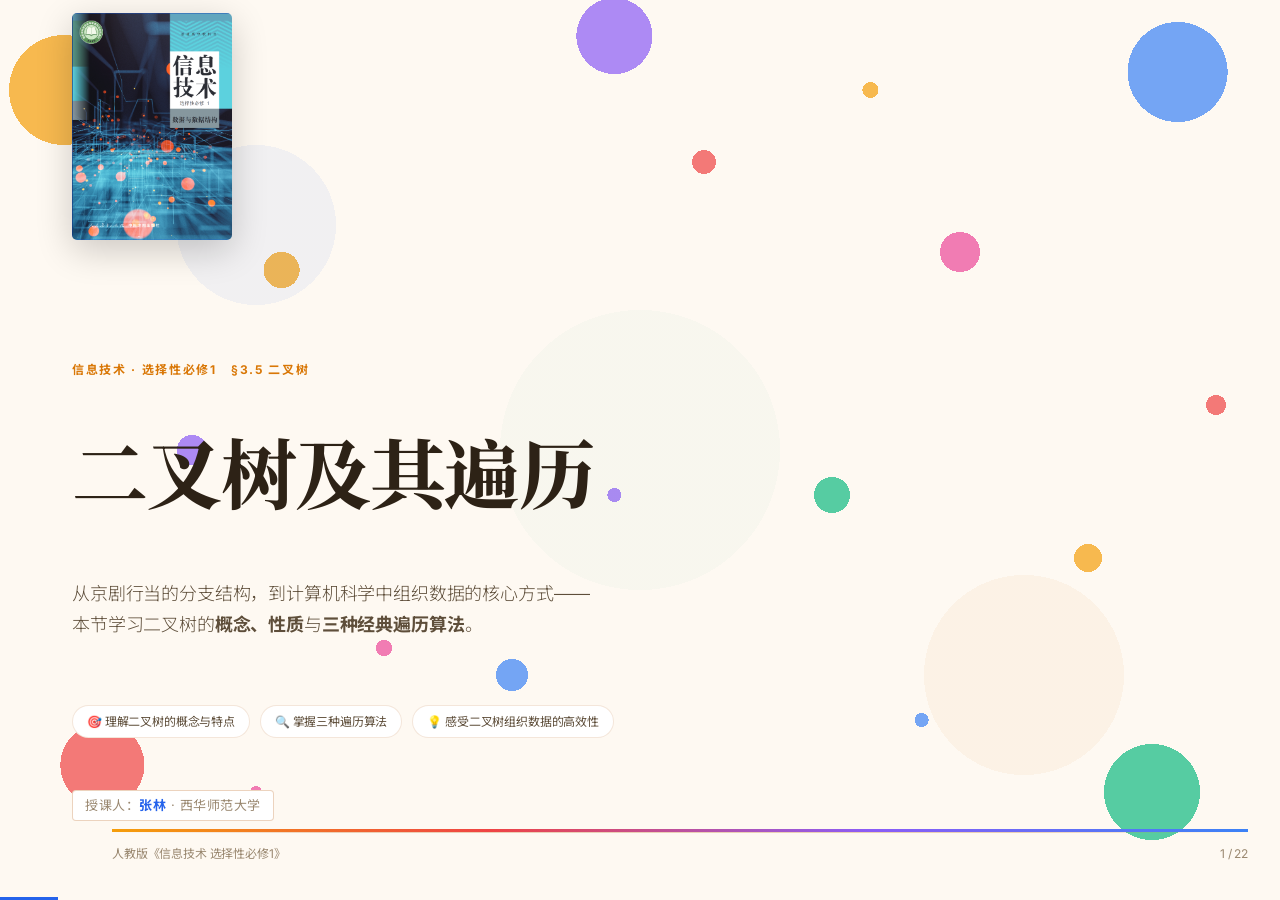
<file: binary-tree-lecture/index.html>
<!DOCTYPE html>
<html lang="zh-CN">
<head>
<meta charset="utf-8"><meta name="viewport" content="width=device-width,initial-scale=1">
<title>二叉树及其遍历 — 信息技术 选择性必修1 §3.5</title>
<link rel="stylesheet" href="assets/fonts.css">
<link rel="stylesheet" href="assets/base.css">
<link rel="stylesheet" href="assets/animations/animations.css">
<link rel="stylesheet" href="style.css">
<link rel="stylesheet" href="assets/themes/memphis-pop.css" id="theme-link">
<style id="keyhint-style">
/* ── 键盘快捷键提示(右下角,8 秒后自动淡出) ── */
#keyhint {
  position:fixed;bottom:14px;right:16px;z-index:9998;
  display:flex;gap:10px;align-items:center;flex-wrap:wrap;justify-content:flex-end;
  font-size:11px;color:var(--text-2);
  background:rgba(255,255,255,.85);
  backdrop-filter:blur(8px);
  border:1px solid var(--border);
  border-radius:18px;padding:6px 12px;
  box-shadow:0 4px 14px rgba(0,0,0,.06);
  transition:opacity .6s ease, transform .6s ease;
  pointer-events:none;
  max-width:80vw;
}
#keyhint.faded{opacity:0;transform:translateY(8px)}
#keyhint kbd{
  display:inline-block;padding:1px 6px;margin:0 2px;
  font-family:var(--font-mono);font-size:10px;line-height:1.5;
  background:var(--surface-2);color:var(--text-1);
  border:1px solid var(--border-strong);border-radius:3px;
  box-shadow:0 1px 0 var(--border-strong);
}
#keyhint .sep{color:var(--text-3);margin:0 2px}
/* 重新悬停或按键时再显示 */
#keyhint.show{opacity:1;transform:translateY(0)}
</style>
</head>
<body class="tpl-course-module" data-themes="memphis-pop,sunset-warm,engineering-whiteprint,academic-paper,solarized-light" data-theme-base="assets/themes/">
<div class="deck">

<!-- 键盘快捷键提示(右下角,8 秒后自动淡出,任何按键/移动鼠标可再显示) -->
<div id="keyhint">
  <span><kbd>←</kbd><kbd>→</kbd> 翻页</span>
  <span class="sep">·</span>
  <span><kbd>S</kbd> 演讲者</span>
  <span class="sep">·</span>
  <span><kbd>N</kbd> 逐字稿</span>
  <span class="sep">·</span>
  <span><kbd>O</kbd> 总览</span>
  <span class="sep">·</span>
  <span><kbd>T</kbd> 主题</span>
  <span class="sep">·</span>
  <span><kbd>F</kbd> 全屏</span>
  <span class="sep">·</span>
  <span><kbd>?</kbd> 帮助</span>
</div>

<!-- ════════════════════════════════════════════
     SLIDE 1 — COVER
     ════════════════════════════════════════════ -->
<section class="slide full" data-title="封面">
  <div class="cover-book"><img src="textbook-cover.png" alt="人教版 信息技术 选择性必修1" onerror="this.parentElement.style.display='none'"></div>
  <!-- Animated binary tree SVG -->
  <svg class="cover-tree" viewBox="0 0 320 170" width="280" height="150">
    <g class="cover-edge" style="animation-delay:0.8s"><line x1="160" y1="18" x2="85" y2="70" stroke="var(--accent)" stroke-width="1.8" opacity="0.5"/></g>
    <g class="cover-edge" style="animation-delay:0.8s"><line x1="160" y1="18" x2="235" y2="70" stroke="var(--accent)" stroke-width="1.8" opacity="0.5"/></g>
    <g class="cover-edge" style="animation-delay:1.4s"><line x1="85" y1="70" x2="35" y2="125" stroke="var(--accent-2)" stroke-width="1.5" opacity="0.45"/></g>
    <g class="cover-edge" style="animation-delay:1.4s"><line x1="85" y1="70" x2="130" y2="125" stroke="var(--accent-2)" stroke-width="1.5" opacity="0.45"/></g>
    <g class="cover-edge" style="animation-delay:1.4s"><line x1="235" y1="70" x2="190" y2="125" stroke="var(--accent-2)" stroke-width="1.5" opacity="0.45"/></g>
    <g class="cover-edge" style="animation-delay:1.4s"><line x1="235" y1="70" x2="280" y2="125" stroke="var(--accent-2)" stroke-width="1.5" opacity="0.45"/></g>
    <g class="cover-node" style="animation-delay:0s"><circle cx="160" cy="16" r="20" fill="var(--accent)" opacity="0.9"/><text x="160" y="22" text-anchor="middle" fill="#fff" font-size="15" font-weight="700">*</text></g>
    <g class="cover-node" style="animation-delay:0.5s"><circle cx="85" cy="68" r="17" fill="var(--accent-2)" opacity="0.85"/><text x="85" y="73" text-anchor="middle" fill="#fff" font-size="13" font-weight="600">+</text></g>
    <g class="cover-node" style="animation-delay:0.5s"><circle cx="235" cy="68" r="17" fill="var(--accent-2)" opacity="0.85"/><text x="235" y="73" text-anchor="middle" fill="#fff" font-size="13" font-weight="600">/</text></g>
    <g class="cover-node" style="animation-delay:1.1s"><circle cx="35" cy="125" r="14" fill="var(--accent-3)" opacity="0.8"/><text x="35" y="130" text-anchor="middle" fill="#fff" font-size="12" font-weight="600">a</text></g>
    <g class="cover-node" style="animation-delay:1.1s"><circle cx="130" cy="125" r="14" fill="var(--accent-3)" opacity="0.8"/><text x="130" y="130" text-anchor="middle" fill="#fff" font-size="12" font-weight="600">b</text></g>
    <g class="cover-node" style="animation-delay:1.1s"><circle cx="190" cy="125" r="14" fill="var(--accent-3)" opacity="0.8"/><text x="190" y="130" text-anchor="middle" fill="#fff" font-size="12" font-weight="600">c</text></g>
    <g class="cover-node" style="animation-delay:1.1s"><circle cx="280" cy="125" r="14" fill="var(--accent-3)" opacity="0.8"/><text x="280" y="130" text-anchor="middle" fill="#fff" font-size="12" font-weight="600">d</text></g>
  </svg>
  <p class="kicker">信息技术 · 选择性必修1 &nbsp; §3.5 二叉树</p>
  <h1 class="h1 mt-s">二叉树及其遍历</h1>
  <p class="lede mt-m" style="max-width:60ch">
    从京剧行当的分支结构，到计算机科学中组织数据的核心方式——<br>
    本节学习二叉树的<strong>概念、性质</strong>与<strong>三种经典遍历算法</strong>。
  </p>
  <div class="obj-row">
    <div class="obj-chip">🎯 理解二叉树的概念与特点</div>
    <div class="obj-chip">🔍 掌握三种遍历算法</div>
    <div class="obj-chip">💡 感受二叉树组织数据的高效性</div>
  </div>
  <div style="margin-top:20px;font-size:13px;color:var(--text-3);letter-spacing:.04em">
    <span style="display:inline-block;padding:4px 12px;border:1px solid var(--border-strong);border-radius:4px;background:var(--surface)">
      授课人：<strong style="color:var(--accent)">张林</strong> · 西华师范大学
    </span>
  </div>
  <div class="deck-footer"><span>人教版《信息技术 选择性必修1》</span><span class="slide-number" data-current="1" data-total="22"></span></div>
</section>

<!-- ════════════════════════════════════════════
     SLIDE 2 — 导入：从行当分支到树形结构
     ════════════════════════════════════════════ -->
<section class="slide full" data-title="导入：从行当到树形结构">
  <p class="kicker">导入 · 问题驱动</p>
  <h2 class="h2 mt-s">数据之间的关系，只有"一对一"吗？</h2>

  <div class="grid" style="display:grid;grid-template-columns:1fr 1fr;gap:20px;margin-top:22px">
    <!-- 京剧行当树形图 -->
    <div class="concept-box" style="text-align:center">
      <h4 style="margin:0 0 10px">🎭 京剧行当的分支结构</h4>
      <svg viewBox="-25 0 360 280" width="360" height="280" style="max-width:100%">
        <!-- Root -->
        <rect x="140" y="8" width="80" height="34" rx="8" fill="var(--accent)" opacity="0.12"/>
        <text x="180" y="31" text-anchor="middle" fill="var(--accent)" font-size="15" font-weight="700">京剧行当</text>
        <!-- Lines from root -->
        <line x1="155" y1="42" x2="30" y2="80" stroke="var(--accent)" stroke-width="1.5" opacity="0.4"/>
        <line x1="175" y1="42" x2="105" y2="80" stroke="var(--accent)" stroke-width="1.5" opacity="0.4"/>
        <line x1="195" y1="42" x2="195" y2="80" stroke="var(--accent)" stroke-width="1.5" opacity="0.4"/>
        <line x1="215" y1="42" x2="285" y2="80" stroke="var(--accent)" stroke-width="1.5" opacity="0.4"/>
        <!-- Level 1 -->
        <rect x="5" y="80" width="50" height="28" rx="6" fill="var(--surface)" stroke="var(--accent)" stroke-width="1.5"/>
        <text x="30" y="99" text-anchor="middle" fill="var(--text-1)" font-size="13" font-weight="600">生</text>
        <rect x="80" y="80" width="50" height="28" rx="6" fill="var(--surface)" stroke="var(--accent)" stroke-width="1.5"/>
        <text x="105" y="99" text-anchor="middle" fill="var(--text-1)" font-size="13" font-weight="600">旦</text>
        <rect x="170" y="80" width="50" height="28" rx="6" fill="var(--surface)" stroke="var(--accent)" stroke-width="1.5"/>
        <text x="195" y="99" text-anchor="middle" fill="var(--text-1)" font-size="13" font-weight="600">净</text>
        <rect x="260" y="80" width="50" height="28" rx="6" fill="var(--surface)" stroke="var(--accent)" stroke-width="1.5"/>
        <text x="285" y="99" text-anchor="middle" fill="var(--text-1)" font-size="13" font-weight="600">丑</text>
        <!-- Lines L1→L2 -->
        <line x1="15" y1="108" x2="5" y2="158" stroke="var(--border)" stroke-width="1" opacity="0.5"/>
        <line x1="30" y1="108" x2="30" y2="158" stroke="var(--border)" stroke-width="1" opacity="0.5"/>
        <line x1="45" y1="108" x2="55" y2="158" stroke="var(--border)" stroke-width="1" opacity="0.5"/>
        <line x1="90" y1="108" x2="80" y2="158" stroke="var(--border)" stroke-width="1" opacity="0.5"/>
        <line x1="105" y1="108" x2="105" y2="158" stroke="var(--border)" stroke-width="1" opacity="0.5"/>
        <line x1="120" y1="108" x2="130" y2="158" stroke="var(--border)" stroke-width="1" opacity="0.5"/>
        <line x1="180" y1="108" x2="180" y2="158" stroke="var(--border)" stroke-width="1" opacity="0.5"/>
        <line x1="195" y1="108" x2="210" y2="158" stroke="var(--border)" stroke-width="1" opacity="0.5"/>
        <line x1="270" y1="108" x2="260" y2="158" stroke="var(--border)" stroke-width="1" opacity="0.5"/>
        <line x1="285" y1="108" x2="285" y2="158" stroke="var(--border)" stroke-width="1" opacity="0.5"/>
        <line x1="300" y1="108" x2="310" y2="158" stroke="var(--border)" stroke-width="1" opacity="0.5"/>
        <!-- Level 2 -->
        <g fill="var(--surface-2)" stroke="var(--border)" stroke-width="1">
          <ellipse cx="5" cy="170" rx="22" ry="13"/><text x="5" y="174" text-anchor="middle" fill="var(--text-2)" font-size="10">老生</text>
          <ellipse cx="30" cy="170" rx="22" ry="13"/><text x="30" y="174" text-anchor="middle" fill="var(--text-2)" font-size="10">小生</text>
          <ellipse cx="55" cy="170" rx="22" ry="13"/><text x="55" y="174" text-anchor="middle" fill="var(--text-2)" font-size="10">武生</text>
          <ellipse cx="80" cy="170" rx="22" ry="13"/><text x="80" y="174" text-anchor="middle" fill="var(--text-2)" font-size="10">青衣</text>
          <ellipse cx="105" cy="170" rx="22" ry="13"/><text x="105" y="174" text-anchor="middle" fill="var(--text-2)" font-size="10">花旦</text>
          <ellipse cx="130" cy="170" rx="22" ry="13"/><text x="130" y="174" text-anchor="middle" fill="var(--text-2)" font-size="10">武旦</text>
          <ellipse cx="180" cy="170" rx="22" ry="13"/><text x="180" y="174" text-anchor="middle" fill="var(--text-2)" font-size="10">正净</text>
          <ellipse cx="210" cy="170" rx="22" ry="13"/><text x="210" y="174" text-anchor="middle" fill="var(--text-2)" font-size="10">副净</text>
          <ellipse cx="260" cy="170" rx="22" ry="13"/><text x="260" y="174" text-anchor="middle" fill="var(--text-2)" font-size="10">文丑</text>
          <ellipse cx="310" cy="170" rx="22" ry="13"/><text x="310" y="174" text-anchor="middle" fill="var(--text-2)" font-size="10">武丑</text>
        </g>
        <!-- Annotations -->
        <text x="325" y="115" fill="var(--accent-2)" font-size="11" font-weight="600">子树</text>
        <line x1="315" y1="108" x2="315" y2="108" stroke="var(--accent-2)" stroke-width="2"/>
      </svg>
      <p style="font-size:12px;color:var(--text-3);margin-top:6px">图 3.5.1 京剧行当分支图（重构）</p>
    </div>

    <!-- 数的分类二叉树 -->
    <div class="concept-box" style="text-align:center">
      <h4 style="margin:0 0 10px">📐 数的分类——一棵二叉树</h4>
      <svg viewBox="-30 0 340 280" width="340" height="280" style="max-width:100%">
        <!-- Root -->
        <circle cx="170" cy="25" r="24" fill="var(--accent)" opacity="0.15" stroke="var(--accent)" stroke-width="2"/>
        <text x="170" y="30" text-anchor="middle" fill="var(--text-1)" font-size="15" font-weight="700">数</text>
        <!-- Edges -->
        <line x1="150" y1="46" x2="85" y2="100" stroke="var(--accent)" stroke-width="2"/>
        <line x1="190" y1="46" x2="255" y2="100" stroke="var(--border)" stroke-width="1.5"/>
        <!-- Level 1 -->
        <circle cx="70" cy="108" r="22" fill="var(--surface)" stroke="var(--accent)" stroke-width="2"/>
        <text x="70" y="113" text-anchor="middle" fill="var(--text-1)" font-size="13" font-weight="600">实数</text>
        <circle cx="270" cy="108" r="22" fill="var(--surface)" stroke="var(--border-strong)" stroke-width="1.5"/>
        <text x="270" y="113" text-anchor="middle" fill="var(--text-2)" font-size="13">虚数</text>
        <!-- Edges L2 -->
        <line x1="55" y1="128" x2="28" y2="188" stroke="var(--accent-2)" stroke-width="2"/>
        <line x1="85" y1="128" x2="112" y2="188" stroke="var(--accent-2)" stroke-width="2"/>
        <!-- Level 2 -->
        <circle cx="20" cy="196" r="20" fill="var(--surface)" stroke="var(--accent-2)" stroke-width="2"/>
        <text x="20" y="201" text-anchor="middle" fill="var(--text-1)" font-size="12" font-weight="600">有理数</text>
        <circle cx="120" cy="196" r="20" fill="var(--surface)" stroke="var(--accent-2)" stroke-width="2"/>
        <text x="120" y="201" text-anchor="middle" fill="var(--text-1)" font-size="12" font-weight="600">无理数</text>
        <!-- Edges L3 -->
        <line x1="10" y1="214" x2="-5" y2="260" stroke="var(--accent-3)" stroke-width="1.5"/>
        <line x1="30" y1="214" x2="45" y2="260" stroke="var(--accent-3)" stroke-width="1.5"/>
        <!-- Level 3 -->
        <circle cx="-8" cy="268" r="16" fill="var(--surface)" stroke="var(--accent-3)" stroke-width="1.5"/>
        <text x="-8" y="273" text-anchor="middle" fill="var(--text-2)" font-size="11">整数</text>
        <circle cx="60" cy="268" r="16" fill="var(--surface)" stroke="var(--accent-3)" stroke-width="1.5"/>
        <text x="60" y="273" text-anchor="middle" fill="var(--text-2)" font-size="11">分数</text>
        <!-- Annotation -->
        <text x="120" y="240" fill="var(--text-3)" font-size="9">每个节点最多2个子节点</text>
      </svg>
      <p style="font-size:12px;color:var(--text-3);margin-top:6px">图 3.5.2 数的分类（重构）</p>
    </div>
  </div>

  <div class="callout mt-m" style="max-width:960px;align-self:center">
    <b>核心认识：</b>线性结构（线性表、栈、队列、字符串）只能表达<strong>一对一</strong>的关系。<br>
    生活中大量数据是<strong style="color:var(--accent)">一对多</strong>的层次结构——族谱、组织架构、文件目录……<br>
    这种分支结构，我们称之为<strong style="color:var(--accent-2)">树形结构</strong>。
  </div>
  <div class="deck-footer"><span>人教版《信息技术 选择性必修1》· §3.5 二叉树</span><span class="slide-number" data-current="2" data-total="22"></span></div>
</section>

<!-- ════════════════════════════════════════════
     SLIDE 3 — 本节学习目标
     ════════════════════════════════════════════ -->
<section class="slide" data-title="学习目标">
  <aside class="sidebar">
    <div class="brand">信息技术 · §3.5</div>
    <h5>学习目标</h5>
    <ul class="obj-list">
      <li class="current">认识树形结构与二叉树概念</li>
      <li>理解二叉树定义与基本形态</li>
      <li>区分满二叉树与完全二叉树</li>
      <li>理解遍历的含义</li>
      <li>掌握先根序遍历算法</li>
      <li>掌握中根序遍历算法</li>
      <li>掌握后根序遍历算法</li>
      <li>用遍历思想解决实际问题</li>
    </ul>
    <h5>本节重点</h5>
    <p style="font-size:12px;color:var(--text-3);line-height:1.6">
      二叉树的<strong style="color:var(--accent)">递归定义</strong>是理解一切操作的基础；<br>
      <strong style="color:var(--accent-2)">三种遍历</strong>是本节核心技能。
    </p>
  </aside>
  <div class="main">
    <p class="kicker">学习目标</p>
    <h2 class="h2 mt-s">学完本节，你将能够……</h2>
    <div style="display:flex;flex-direction:column;gap:12px;margin-top:20px">
      <div class="concept-box"><h4>① 解释树形结构与二叉树的定义</h4><p style="font-size:14px;color:var(--text-2)">用自己的语言描述什么是二叉树，能举例说明生活中哪些数据可以用树形结构组织。</p></div>
      <div class="concept-box"><h4>② 手动执行三种遍历并写出结果序列</h4><p style="font-size:14px;color:var(--text-2)">给定任意一棵二叉树，能用先根序、中根序、后根序三种方式完整遍历并记录序列。</p></div>
      <div class="concept-box"><h4>③ 理解遍历与表达式的关系</h4><p style="font-size:14px;color:var(--text-2)">能将算术表达式转换为二叉树，并通过不同遍历获得前缀、中缀、后缀表达式。</p></div>
      <div class="concept-box"><h4>④ 运用二叉树思想建模实际问题</h4><p style="font-size:14px;color:var(--text-2)">如动物园馆舍游览路线的规划——将现实问题抽象为二叉树模型并求解。</p></div>
    </div>
  </div>
</section>

<!-- ════════════════════════════════════════════
     SLIDE 4 — 教学时间分配
     ════════════════════════════════════════════ -->
<section class="slide" data-title="教学时间分配">
  <aside class="sidebar">
    <div class="brand">信息技术 · §3.5</div>
    <h5>时间总览</h5>
    <p style="font-size:12px;color:var(--text-3);line-height:1.7">
      本节共<strong style="color:var(--accent);font-size:16px">45</strong>分钟<br>
      合理分配时间，确保<br>重点突出、节奏合理。
    </p>
    <h5>重点时段</h5>
    <p style="font-size:12px;color:var(--text-3);line-height:1.8">
      🟦 概念讲解 10 min<br>
      🟧 遍历核心 <strong style="color:var(--accent-2)">15 min</strong><br>
      🟩 应用实践 8 min
    </p>
  </aside>
  <div class="main">
    <p class="kicker">教学安排</p>
    <h2 class="h2 mt-s">本节时间分配 (45分钟)</h2>
    <p style="font-size:14px;color:var(--text-2);margin-bottom:10px">各环节时间规划如下——遍历算法是本节核心，占比最大。</p>
    <div class="time-alloc-table">
      <div class="ta-row">
        <div class="ta-label">📖 情景导入</div>
        <div class="ta-bar-wrap"><div class="ta-bar ta-bar-1" style="width:11%">5 min</div></div>
      </div>
      <div class="ta-row">
        <div class="ta-label">📐 概念讲解</div>
        <div class="ta-bar-wrap"><div class="ta-bar ta-bar-2" style="width:22%">10 min</div></div>
      </div>
      <div class="ta-row">
        <div class="ta-label">🔄 遍历核心</div>
        <div class="ta-bar-wrap"><div class="ta-bar ta-bar-3" style="width:33%">15 min</div></div>
      </div>
      <div class="ta-row">
        <div class="ta-label">💡 应用实践</div>
        <div class="ta-bar-wrap"><div class="ta-bar ta-bar-4" style="width:18%">8 min</div></div>
      </div>
      <div class="ta-row">
        <div class="ta-label">✍️ 练习自检</div>
        <div class="ta-bar-wrap"><div class="ta-bar ta-bar-5" style="width:11%">5 min</div></div>
      </div>
      <div class="ta-row">
        <div class="ta-label">📝 课堂小结</div>
        <div class="ta-bar-wrap"><div class="ta-bar ta-bar-6" style="width:5%">2 min</div></div>
      </div>
    </div>
    <div class="callout mt-m">
      <b>教学建议：</b>概念讲解与遍历算法共占25分钟，是本节重心。建议在遍历核心时段配合动画演示，帮助学生直观理解三种遍历的区别。
    </div>
  </div>
</section>

<!-- ════════════════════════════════════════════
     SLIDE 5 — 树形结构基本术语 (P96-97)
     ════════════════════════════════════════════ -->
<section class="slide" data-title="树形结构基本术语">
  <aside class="sidebar">
    <div class="brand">信息技术 · §3.5</div>
    <h5>学习目标</h5>
    <ul class="obj-list">
      <li class="done">认识树形结构与二叉树概念</li>
      <li class="current">理解二叉树定义与基本形态</li>
      <li>区分满二叉树与完全二叉树</li>
      <li>理解遍历的含义</li>
      <li>掌握三种遍历算法</li>
      <li>用遍历思想解决实际问题</li>
    </ul>
    <h5>关键术语</h5>
    <p style="font-size:12px;color:var(--text-3);line-height:1.8">
      节点 · 度 · 树的度<br>
      根节点 · 叶节点<br>
      内部节点 · 分支节点<br>
      双亲 · 孩子 · 兄弟<br>
      层次 · 深度 · 高度
    </p>
  </aside>
  <div class="main">
    <p class="kicker">3.5.1 二叉树的概念</p>
    <h2 class="h2 mt-s">树形结构的基本术语</h2>

    <div class="grid" style="display:grid;grid-template-columns:260px 1fr;gap:22px;margin-top:14px">
      <!-- Annotated tree diagram -->
      <div style="background:var(--surface);border:1px solid var(--border);border-radius:var(--radius);padding:16px;text-align:center">
        <svg viewBox="0 0 260 320" width="260" height="320">
          <!-- Edges -->
          <line x1="130" y1="32" x2="68" y2="98" stroke="var(--border-strong)" stroke-width="1.8"/>
          <line x1="130" y1="32" x2="192" y2="98" stroke="var(--border-strong)" stroke-width="1.8"/>
          <line x1="68" y1="98" x2="28" y2="172" stroke="var(--border-strong)" stroke-width="1.8"/>
          <line x1="68" y1="98" x2="108" y2="172" stroke="var(--border-strong)" stroke-width="1.8"/>
          <line x1="192" y1="98" x2="168" y2="172" stroke="var(--border-strong)" stroke-width="1.8"/>
          <line x1="108" y1="172" x2="80" y2="238" stroke="var(--border-strong)" stroke-width="1.5"/>
          <line x1="108" y1="172" x2="140" y2="238" stroke="var(--border-strong)" stroke-width="1.5"/>
          <!-- Nodes with degree labels -->
          <circle cx="130" cy="24" r="16" fill="var(--accent)" stroke="var(--accent)" stroke-width="2.5"/><text x="130" y="30" text-anchor="middle" fill="#fff" font-size="13" font-weight="700">A</text>
          <text x="150" y="20" fill="var(--accent)" font-size="9" font-weight="600">度=2</text>
          <circle cx="68" cy="96" r="14" fill="var(--surface)" stroke="var(--accent-2)" stroke-width="2.5"/><text x="68" y="102" text-anchor="middle" fill="var(--text-1)" font-size="12" font-weight="600">B</text>
          <text x="85" y="96" fill="var(--accent-2)" font-size="8.5" font-weight="600">度=2</text>
          <circle cx="192" cy="96" r="14" fill="var(--surface)" stroke="var(--accent-2)" stroke-width="2.5"/><text x="192" y="102" text-anchor="middle" fill="var(--text-1)" font-size="12" font-weight="600">C</text>
          <text x="210" y="96" fill="var(--accent-2)" font-size="8.5" font-weight="600">度=1</text>
          <circle cx="28" cy="172" r="11" fill="var(--surface)" stroke="var(--accent-3)" stroke-width="2"/><text x="28" y="177" text-anchor="middle" fill="var(--text-2)" font-size="11">D</text>
          <text x="42" y="170" fill="var(--accent-3)" font-size="8">度=0</text>
          <circle cx="108" cy="172" r="11" fill="var(--surface)" stroke="var(--accent-3)" stroke-width="2"/><text x="108" y="177" text-anchor="middle" fill="var(--text-2)" font-size="11">E</text>
          <text x="120" y="170" fill="var(--accent-3)" font-size="8">度=0</text>
          <circle cx="168" cy="172" r="11" fill="var(--surface)" stroke="var(--accent-3)" stroke-width="2"/><text x="168" y="177" text-anchor="middle" fill="var(--text-2)" font-size="11">F</text>
          <text x="145" y="170" fill="var(--accent-3)" font-size="8">度=0</text>
          <circle cx="80" cy="240" r="9" fill="var(--surface)" stroke="var(--border)" stroke-width="1.8"/><text x="80" y="244" text-anchor="middle" fill="var(--text-3)" font-size="10">G</text>
          <circle cx="140" cy="240" r="9" fill="var(--surface)" stroke="var(--border)" stroke-width="1.8"/><text x="140" y="244" text-anchor="middle" fill="var(--text-3)" font-size="10">H</text>
          <!-- Annotations -->
          <text x="250" y="30" fill="var(--accent)" font-size="10" font-weight="700">← 根节点</text>
          <text x="250" y="102" fill="var(--accent-2)" font-size="10" font-weight="600">← 内部节点</text>
          <text x="250" y="176" fill="var(--accent-3)" font-size="10" font-weight="600">← 叶节点(度=0)</text>
          <!-- Level labels -->
          <text x="10" y="48" fill="var(--text-3)" font-size="9">L1</text>
          <text x="10" y="128" fill="var(--text-3)" font-size="9">L2</text>
          <text x="10" y="200" fill="var(--text-3)" font-size="9">L3</text>
          <text x="10" y="264" fill="var(--text-3)" font-size="9">L4</text>
          <!-- Depth indicator -->
          <text x="198" y="262" fill="var(--text-3)" font-size="8.5">深度=4</text>
        </svg>
        <p style="font-size:11px;color:var(--text-3);margin-top:6px">图 3.5.3 树形结构示意图（每个节点标注度）</p>
      </div>

      <div style="display:flex;flex-direction:column;gap:14px">
        <div class="concept-box" style="padding:15px 20px">
          <h4 style="margin:0 0 8px;font-size:14px;color:var(--accent)">🔵 节点度 (Degree)</h4>
          <p style="font-size:13px;color:var(--text-2);line-height:1.85;margin:0">
            <strong style="color:var(--accent)">节点度：</strong>节点拥有的<strong>子树个数</strong>。图中：A度=2，B度=2，C度=1，D/E/F/G/H度=0。<br>
            <strong style="color:var(--accent)">树的度：</strong>所有节点度的<strong>最大值</strong>。图中树的度=<strong style="color:var(--accent)">2</strong>。<br>
            <span style="color:var(--text-3);font-size:12px">度的分类：度=0→<strong>叶节点</strong>（D/E/F/G/H）；度=1→单分支节点（C）；度=2→双分支节点（A/B）。二叉树中每个节点度≤2。</span>
          </p>
        </div>
        <div class="concept-box" style="padding:15px 20px">
          <h4 style="margin:0 0 8px;font-size:14px;color:var(--accent-2)">🟠 双亲·孩子·兄弟</h4>
          <p style="font-size:13px;color:var(--text-2);line-height:1.85;margin:0">
            B和C是A的<strong>孩子</strong>，A是B和C的<strong>双亲</strong>。B和C互为<strong>兄弟</strong>。<br>
            <strong style="color:var(--accent-2)">层次：</strong>根在第1层，子节点逐层+1。<strong style="color:var(--accent-2)">深度：</strong>此树共4层，深度=4。<br>
            <span style="color:var(--text-3);font-size:12px">根节点是唯一没有双亲的节点；叶节点是没有孩子的节点（度为0）。</span>
          </p>
        </div>
        <div class="concept-box" style="padding:12px 20px">
          <p style="font-size:13px;color:var(--text-2);line-height:1.8;margin:0">
            <strong style="color:var(--accent-3)">🟢 核心认识：</strong>树形结构是描述<strong>层次关系</strong>的数学模型。与线性结构（一对一）不同，树形结构表达<strong style="color:var(--accent-2)">一对多</strong>的关系。二叉树是其中最基础、最重要的一种——每个节点最多两个子树，且左右有序。
          </p>
        </div>
      </div>
    </div>
  </div>
</section>

<!-- ════════════════════════════════════════════
     SLIDE 6 — 二叉树定义 (P97-98)
     ════════════════════════════════════════════ -->
<section class="slide" data-title="二叉树的定义">
  <aside class="sidebar">
    <div class="brand">信息技术 · §3.5</div>
    <h5>学习目标</h5>
    <ul class="obj-list">
      <li class="done">认识树形结构与二叉树概念</li>
      <li class="current">理解二叉树定义与基本形态</li>
      <li>区分满二叉树与完全二叉树</li>
      <li>理解遍历的含义</li>
      <li>掌握三种遍历算法</li>
      <li>用遍历思想解决实际问题</li>
    </ul>
    <h5>核心公式</h5>
    <p style="font-size:12px;color:var(--text-3);line-height:1.8">
      二叉树 = 度 ≤ 2 的有序树<br>
      n=0 → 空树<br>
      n>0 → 根 + 左子树 + 右子树
    </p>
  </aside>
  <div class="main">
    <p class="kicker">3.5.1 二叉树的概念</p>
    <h2 class="h2 mt-s">二叉树的定义</h2>

    <div class="grid" style="display:grid;grid-template-columns:1fr 1fr;gap:14px;margin-top:14px">
      <div class="concept-box">
        <h4>📖 递归定义</h4>
        <p style="font-size:14px;color:var(--text-2);line-height:2">
          二叉树是 <strong>n (n≥0)</strong> 个节点的有限集：<br>
          ① n=0 时，为<strong style="color:var(--accent)">空树</strong><br>
          ② n>0 时，由一个<strong style="color:var(--accent)">根节点</strong>及两棵互不相交的、分别称为<strong style="color:var(--accent)">左子树</strong>和<strong style="color:var(--accent-2)">右子树</strong>的二叉树构成
        </p>
      </div>
      <div class="concept-box">
        <h4>⚡ 两个核心特点</h4>
        <p style="font-size:14px;color:var(--text-2);line-height:2">
          <strong>特点一：</strong>每个节点<strong style="color:var(--accent)">最多两棵子树</strong>（度 ≤ 2）。<br>
          <strong>特点二：</strong>子树有<strong style="color:var(--accent-2)">左右之分</strong>，次序不可颠倒。
        </p>
      </div>
    </div>

    <!-- Left/Right subtree visualization -->
    <div style="background:var(--surface);border:1px solid var(--border);border-radius:var(--radius);padding:14px 18px;margin-top:14px;text-align:center">
      <svg viewBox="0 0 420 178" width="420" height="178" style="max-width:100%">
        <!-- Root -->
        <circle cx="210" cy="28" r="20" fill="var(--accent)" stroke="var(--accent)" stroke-width="2"/><text x="210" y="34" text-anchor="middle" fill="#fff" font-size="14" font-weight="700">A</text>
        <!-- Edges from root: blue->left, orange->right -->
        <line x1="200" y1="46" x2="100" y2="92" stroke="var(--accent)" stroke-width="2.2"/>
        <line x1="220" y1="46" x2="320" y2="92" stroke="var(--accent-2)" stroke-width="2.2"/>
        <!-- Left subtree box (shorter, all blue theme) -->
        <rect x="30" y="78" width="140" height="80" rx="8" fill="none" stroke="var(--accent)" stroke-width="1.5" stroke-dasharray="6,3"/>
        <text x="100" y="72" text-anchor="middle" fill="var(--accent)" font-size="12" font-weight="700">左子树</text>
        <circle cx="70" cy="102" r="13" fill="var(--surface)" stroke="var(--accent)" stroke-width="1.5"/><text x="70" y="107" text-anchor="middle" fill="var(--text-1)" font-size="11" font-weight="600">B</text>
        <line x1="62" y1="114" x2="40" y2="144" stroke="var(--accent)" stroke-width="1.3"/>
        <line x1="78" y1="114" x2="100" y2="144" stroke="var(--accent)" stroke-width="1.3"/>
        <circle cx="40" cy="151" r="10" fill="var(--surface)" stroke="var(--accent)" stroke-width="1"/><text x="40" y="154" text-anchor="middle" fill="var(--text-1)" font-size="9">D</text>
        <circle cx="100" cy="151" r="10" fill="var(--surface)" stroke="var(--accent)" stroke-width="1"/><text x="100" y="154" text-anchor="middle" fill="var(--text-1)" font-size="9">E</text>
        <!-- Right subtree box (shorter, all orange theme) -->
        <rect x="250" y="78" width="140" height="80" rx="8" fill="none" stroke="var(--accent-2)" stroke-width="1.5" stroke-dasharray="6,3"/>
        <text x="320" y="72" text-anchor="middle" fill="var(--accent-2)" font-size="12" font-weight="700">右子树</text>
        <circle cx="290" cy="102" r="13" fill="var(--surface)" stroke="var(--accent-2)" stroke-width="1.5"/><text x="290" y="107" text-anchor="middle" fill="var(--text-1)" font-size="11" font-weight="600">C</text>
        <line x1="282" y1="114" x2="260" y2="144" stroke="var(--accent-2)" stroke-width="1.3"/>
        <line x1="298" y1="114" x2="320" y2="144" stroke="var(--accent-2)" stroke-width="1.3"/>
        <circle cx="260" cy="151" r="10" fill="var(--surface)" stroke="var(--accent-2)" stroke-width="1"/><text x="260" y="154" text-anchor="middle" fill="var(--text-1)" font-size="9">F</text>
        <circle cx="320" cy="151" r="10" fill="var(--surface)" stroke="var(--accent-2)" stroke-width="1"/><text x="320" y="154" text-anchor="middle" fill="var(--text-1)" font-size="9">G</text>
      </svg>
    </div>
    <div class="callout">
      <b>关键理解：</b>二叉树的定义是<strong>递归的</strong>——左子树和右子树本身也是二叉树。这种"自己定义自己"的结构，正是递归算法能优雅处理二叉树的根本原因。
    </div>
  </div>
</section>

<!-- ════════════════════════════════════════════
     SLIDE 7 — 四种形态 + 满/完全二叉树 (P98)
     ════════════════════════════════════════════ -->
<section class="slide" data-title="二叉树的形态">
  <aside class="sidebar">
    <div class="brand">信息技术 · §3.5</div>
    <h5>学习目标</h5>
    <ul class="obj-list">
      <li class="done">认识树形结构与二叉树概念</li>
      <li class="done">理解二叉树定义与基本形态</li>
      <li class="current">区分满二叉树与完全二叉树</li>
      <li>理解遍历的含义</li>
      <li>掌握三种遍历算法</li>
      <li>用遍历思想解决实际问题</li>
    </ul>
    <h5>速记</h5>
    <p style="font-size:12px;color:var(--text-3);line-height:1.8">
      满二叉树：每层全满<br>
      完全二叉树：末尾连续缺失<br>
      满二叉 → 完全二叉<br>
      完全二叉 ↛ 满二叉
    </p>
  </aside>
  <div class="main">
    <p class="kicker">3.5.1 二叉树的概念</p>
    <h2 class="h2 mt-s">四种基本形态 · 满二叉树 · 完全二叉树</h2>

    <!-- 四种基本形态 -->
    <h4 style="color:var(--accent);margin:16px 0 8px">▸ 四种基本形态</h4>
    <div class="form-cards">
      <div class="form-card">
        <svg viewBox="0 0 70 80" width="70" height="80"><circle cx="35" cy="22" r="15" fill="none" stroke="var(--accent)" stroke-width="3"/><text x="35" y="27" text-anchor="middle" fill="var(--text-1)" font-size="15" font-weight="700">A</text></svg>
        <p style="font-size:12px;color:var(--text-2);margin-top:6px">(a) 仅根节点</p>
      </div>
      <div class="form-card">
        <svg viewBox="0 0 70 80" width="70" height="80"><circle cx="35" cy="18" r="15" fill="none" stroke="var(--accent)" stroke-width="3"/><text x="35" y="23" text-anchor="middle" fill="var(--text-1)" font-size="15" font-weight="700">A</text><line x1="32" y1="30" x2="22" y2="58" stroke="var(--border-strong)" stroke-width="2"/><rect x="6" y="55" width="32" height="24" rx="4" fill="none" stroke="var(--text-3)" stroke-dasharray="3"/></svg>
        <p style="font-size:12px;color:var(--text-2);margin-top:6px">(b) 仅左子树</p>
      </div>
      <div class="form-card">
        <svg viewBox="0 0 70 80" width="70" height="80"><circle cx="35" cy="18" r="15" fill="none" stroke="var(--accent)" stroke-width="3"/><text x="35" y="23" text-anchor="middle" fill="var(--text-1)" font-size="15" font-weight="700">A</text><line x1="38" y1="30" x2="48" y2="58" stroke="var(--border-strong)" stroke-width="2"/><rect x="32" y="55" width="32" height="24" rx="4" fill="none" stroke="var(--text-3)" stroke-dasharray="3"/></svg>
        <p style="font-size:12px;color:var(--text-2);margin-top:6px">(c) 仅右子树</p>
      </div>
      <div class="form-card">
        <svg viewBox="0 0 70 80" width="70" height="80"><circle cx="35" cy="18" r="15" fill="none" stroke="var(--accent)" stroke-width="3"/><text x="35" y="23" text-anchor="middle" fill="var(--text-1)" font-size="15" font-weight="700">A</text><line x1="32" y1="30" x2="18" y2="58" stroke="var(--border-strong)" stroke-width="2"/><line x1="38" y1="30" x2="52" y2="58" stroke="var(--border-strong)" stroke-width="2"/><rect x="2" y="55" width="28" height="24" rx="4" fill="none" stroke="var(--text-3)" stroke-dasharray="3"/><rect x="40" y="55" width="28" height="24" rx="4" fill="none" stroke="var(--text-3)" stroke-dasharray="3"/></svg>
        <p style="font-size:12px;color:var(--text-2);margin-top:6px">(d) 左右子树都有</p>
      </div>
    </div>

    <!-- 满二叉树 vs 完全二叉树 -->
    <h4 style="color:var(--accent);margin:20px 0 8px">▸ 满二叉树 vs 完全二叉树</h4>
    <div style="display:flex;gap:20px;align-items:stretch">
      <div class="concept-box" style="flex:1;text-align:center">
        <p style="font-weight:700;color:var(--accent);margin-bottom:10px;font-size:15px">满二叉树</p>
        <svg viewBox="0 0 160 110" width="160" height="110">
          <circle cx="80" cy="10" r="12" fill="none" stroke="var(--accent)" stroke-width="2"/><text x="80" y="15" text-anchor="middle" fill="var(--text-1)" font-size="11" font-weight="600">1</text>
          <line x1="72" y1="20" x2="35" y2="50" stroke="var(--accent)" stroke-width="1.2"/><line x1="88" y1="20" x2="125" y2="50" stroke="var(--accent)" stroke-width="1.2"/>
          <circle cx="30" cy="55" r="10" fill="none" stroke="var(--accent)" stroke-width="1.5"/><text x="30" y="59" text-anchor="middle" fill="var(--text-1)" font-size="10" font-weight="600">2</text>
          <circle cx="130" cy="55" r="10" fill="none" stroke="var(--accent)" stroke-width="1.5"/><text x="130" y="59" text-anchor="middle" fill="var(--text-1)" font-size="10" font-weight="600">3</text>
          <line x1="24" y1="64" x2="10" y2="88" stroke="var(--accent)" stroke-width="1"/><line x1="36" y1="64" x2="50" y2="88" stroke="var(--accent)" stroke-width="1"/>
          <line x1="124" y1="64" x2="110" y2="88" stroke="var(--accent)" stroke-width="1"/><line x1="136" y1="64" x2="150" y2="88" stroke="var(--accent)" stroke-width="1"/>
          <circle cx="8" cy="93" r="8" fill="none" stroke="var(--accent)" stroke-width="1.2"/><text x="8" y="96" text-anchor="middle" fill="var(--text-1)" font-size="9" font-weight="600">4</text>
          <circle cx="52" cy="93" r="8" fill="none" stroke="var(--accent)" stroke-width="1.2"/><text x="52" y="96" text-anchor="middle" fill="var(--text-1)" font-size="9" font-weight="600">5</text>
          <circle cx="108" cy="93" r="8" fill="none" stroke="var(--accent)" stroke-width="1.2"/><text x="108" y="96" text-anchor="middle" fill="var(--text-1)" font-size="9" font-weight="600">6</text>
          <circle cx="152" cy="93" r="8" fill="none" stroke="var(--accent)" stroke-width="1.2"/><text x="152" y="96" text-anchor="middle" fill="var(--text-1)" font-size="9" font-weight="600">7</text>
        </svg>
        <p style="font-size:12px;color:var(--text-2);line-height:1.7;margin-top:6px">
          每层节点数达到<strong>最大值</strong><br>叶节点<strong>全部在同一层</strong><br>深度k → 共 2ᵏ−1 个节点
        </p>
      </div>
      <div style="display:flex;align-items:center;font-size:20px;color:var(--text-3);padding:0 4px">→</div>
      <div class="concept-box" style="flex:1;text-align:center">
        <p style="font-weight:700;color:var(--accent-2);margin-bottom:10px;font-size:15px">完全二叉树</p>
        <svg viewBox="0 0 160 110" width="160" height="110">
          <circle cx="80" cy="10" r="12" fill="none" stroke="var(--accent-2)" stroke-width="2"/><text x="80" y="15" text-anchor="middle" fill="var(--text-1)" font-size="11" font-weight="600">1</text>
          <line x1="72" y1="20" x2="35" y2="50" stroke="var(--accent-2)" stroke-width="1.2"/><line x1="88" y1="20" x2="125" y2="50" stroke="var(--accent-2)" stroke-width="1.2"/>
          <circle cx="30" cy="55" r="10" fill="none" stroke="var(--accent-2)" stroke-width="1.5"/><text x="30" y="59" text-anchor="middle" fill="var(--text-1)" font-size="10" font-weight="600">2</text>
          <circle cx="130" cy="55" r="10" fill="none" stroke="var(--accent-2)" stroke-width="1.5"/><text x="130" y="59" text-anchor="middle" fill="var(--text-1)" font-size="10" font-weight="600">3</text>
          <line x1="24" y1="64" x2="10" y2="88" stroke="var(--accent-2)" stroke-width="1"/><line x1="36" y1="64" x2="50" y2="88" stroke="var(--accent-2)" stroke-width="1"/>
          <line x1="124" y1="64" x2="110" y2="88" stroke="var(--accent-2)" stroke-width="1"/>
          <circle cx="8" cy="93" r="8" fill="none" stroke="var(--accent-2)" stroke-width="1.2"/><text x="8" y="96" text-anchor="middle" fill="var(--text-1)" font-size="9" font-weight="600">4</text>
          <circle cx="52" cy="93" r="8" fill="none" stroke="var(--accent-2)" stroke-width="1.2"/><text x="52" y="96" text-anchor="middle" fill="var(--text-1)" font-size="9" font-weight="600">5</text>
          <circle cx="108" cy="93" r="8" fill="none" stroke="var(--accent-2)" stroke-width="1.2"/><text x="108" y="96" text-anchor="middle" fill="var(--text-1)" font-size="9" font-weight="600">6</text>
          <!-- Missing node 7 shown as ghost -->
          <circle cx="152" cy="93" r="8" fill="none" stroke="var(--border)" stroke-width="1" stroke-dasharray="2,2"/><text x="152" y="96" text-anchor="middle" fill="var(--text-3)" font-size="9">×</text>
        </svg>
        <p style="font-size:12px;color:var(--text-2);line-height:1.7;margin-top:6px">
          从满二叉树<strong>按编号逆序</strong>删除<br>末尾若干节点后得到<br><span style="color:var(--accent)">满二叉树是完全二叉树特例</span>
        </p>
      </div>
    </div>
  </div>
</section>

<!-- ════════════════════════════════════════════
     SLIDE 8 — 遍历概念 (P99-100)
     ════════════════════════════════════════════ -->
<section class="slide" data-title="遍历的概念">
  <aside class="sidebar">
    <div class="brand">信息技术 · §3.5</div>
    <h5>学习目标</h5>
    <ul class="obj-list">
      <li class="done">认识树形结构与二叉树概念</li>
      <li class="done">理解二叉树定义与基本形态</li>
      <li class="done">区分满二叉树与完全二叉树</li>
      <li class="current">理解遍历的含义</li>
      <li>掌握先根序遍历算法</li>
      <li>掌握中根序遍历算法</li>
      <li>掌握后根序遍历算法</li>
      <li>用遍历思想解决实际问题</li>
    </ul>
    <h5>示例树</h5>
    <p style="font-size:12px;color:var(--text-3);line-height:1.7">
      表达式：<strong>(a+b) × (c/d)</strong><br>
      对应二叉树见右侧<br>将是贯穿后续遍历讲解的核心示例
    </p>
  </aside>
  <div class="main">
    <p class="kicker">3.5.2 二叉树的基本操作</p>
    <h2 class="h2 mt-s">什么是二叉树的遍历？</h2>
    <p class="lede mt-m">
      <strong>遍历（Traversal）</strong>：从根节点出发，按照某种<strong>次序</strong>依次访问二叉树中所有节点，每个节点<strong>仅被访问一次</strong>。
    </p>
    <div class="grid" style="display:grid;grid-template-columns:1fr 1fr;gap:16px;margin-top:16px">
      <div class="concept-box">
        <h4>🔄 遍历需完成的三项工作</h4>
        <p style="font-size:14px;color:var(--text-2);line-height:2.2">
          ① <strong style="color:var(--accent)">访问根节点</strong><br>
          ② <strong>遍历左子树</strong><br>
          ③ <strong>遍历右子树</strong>
        </p>
        <p style="font-size:12px;color:var(--text-3);margin-top:8px">
          规定<strong>"先左后右"</strong>，根节点的访问时机决定三种遍历方式。
        </p>
      </div>
      <div class="concept-box">
        <h4>📐 三种遍历方式</h4>
        <p style="font-size:14px;color:var(--text-2);line-height:2.2">
          <span style="color:var(--accent);font-weight:700">先根序</span>：根 → 左 → 右<br>
          <span style="color:var(--accent-2);font-weight:700">中根序</span>：左 → 根 → 右<br>
          <span style="color:var(--accent-3);font-weight:700">后根序</span>：左 → 右 → 根
        </p>
      </div>
    </div>
    <div class="callout">
      <b>为什么遍历是基础？</b> 二叉树的查找、插入、删除等操作，本质上都是在遍历过程中完成的。掌握了遍历，就掌握了二叉树操作的核心。
    </div>
  </div>
</section>

<!-- ════════════════════════════════════════════
     SLIDE 9 — 先根序遍历 (P100)
     ════════════════════════════════════════════ -->
<section class="slide" data-title="先根序遍历" id="slide-preorder">
  <aside class="sidebar">
    <div class="brand">信息技术 · §3.5</div>
    <h5>学习目标</h5>
    <ul class="obj-list">
      <li class="done">认识树形结构与二叉树概念</li>
      <li class="done">理解二叉树定义与基本形态</li>
      <li class="done">区分满二叉树与完全二叉树</li>
      <li class="done">理解遍历的含义</li>
      <li class="current">掌握先根序遍历算法</li>
      <li>掌握中根序遍历算法</li>
      <li>掌握后根序遍历算法</li>
      <li>用遍历思想解决实际问题</li>
    </ul>
    <h5>口诀</h5>
    <p style="font-size:14px;color:var(--accent);font-weight:700">遇根就访问</p>
    <h5>结果</h5>
    <p style="font-family:'JetBrains Mono',monospace;font-size:18px;color:var(--accent)">* + a b / c d</p>
    <p style="font-size:11px;color:var(--text-3)">前缀表达式（波兰式）</p>
  </aside>
  <div class="main">
    <p class="kicker">遍历算法详解</p>
    <h2 class="h2 mt-s">先根序遍历 · 根 → 左 → 右</h2>

    <div class="grid" style="display:grid;grid-template-columns:1fr 1fr;gap:20px;margin-top:14px">
      <div class="tree-viz" id="tree-panel-pre">
        <svg id="svg-pre" viewBox="0 0 360 320" width="100%" height="100%" style="max-height:420px">
          <line x1="180" y1="38" x2="105" y2="130" stroke="var(--border)" stroke-width="2.5"/>
          <line x1="180" y1="38" x2="255" y2="130" stroke="var(--border)" stroke-width="2.5"/>
          <line x1="105" y1="130" x2="42" y2="240" stroke="var(--border)" stroke-width="2.5"/>
          <line x1="105" y1="130" x2="158" y2="240" stroke="var(--border)" stroke-width="2.5"/>
          <line x1="255" y1="130" x2="205" y2="240" stroke="var(--border)" stroke-width="2.5"/>
          <line x1="255" y1="130" x2="310" y2="240" stroke="var(--border)" stroke-width="2.5"/>
          <g class="tree-node" id="pre-n0"><circle cx="180" cy="34" r="22" fill="var(--bg)" stroke="var(--accent)" stroke-width="3"/><text x="180" y="40" text-anchor="middle" fill="var(--text-1)" font-size="17" font-weight="700">*</text></g>
          <g class="tree-node" id="pre-n1"><circle cx="105" cy="128" r="19" fill="var(--bg)" stroke="var(--accent)" stroke-width="2"/><text x="105" y="134" text-anchor="middle" fill="var(--text-1)" font-size="14" font-weight="600">+</text></g>
          <g class="tree-node" id="pre-n2"><circle cx="42" cy="238" r="16" fill="var(--bg)" stroke="var(--border-strong)" stroke-width="2"/><text x="42" y="243" text-anchor="middle" fill="var(--text-2)" font-size="13">a</text></g>
          <g class="tree-node" id="pre-n3"><circle cx="158" cy="238" r="16" fill="var(--bg)" stroke="var(--border-strong)" stroke-width="2"/><text x="158" y="243" text-anchor="middle" fill="var(--text-2)" font-size="13">b</text></g>
          <g class="tree-node" id="pre-n4"><circle cx="255" cy="128" r="19" fill="var(--bg)" stroke="var(--accent)" stroke-width="2"/><text x="255" y="134" text-anchor="middle" fill="var(--text-1)" font-size="14" font-weight="600">/</text></g>
          <g class="tree-node" id="pre-n5"><circle cx="205" cy="238" r="16" fill="var(--bg)" stroke="var(--border-strong)" stroke-width="2"/><text x="205" y="243" text-anchor="middle" fill="var(--text-2)" font-size="13">c</text></g>
          <g class="tree-node" id="pre-n6"><circle cx="310" cy="238" r="16" fill="var(--bg)" stroke="var(--border-strong)" stroke-width="2"/><text x="310" y="243" text-anchor="middle" fill="var(--text-2)" font-size="13">d</text></g>
        </svg>
      </div>
      <div>
        <div class="algo-steps">
          <h5 style="color:var(--accent);margin:0 0 6px;font-size:13px;letter-spacing:.08em">算法步骤（递归）</h5>
          <ol>
            <li id="pre-s1">若二叉树为空，则空操作返回</li>
            <li id="pre-s2">否则：① <strong>访问根节点</strong></li>
            <li id="pre-s3">② 先根序遍历<strong>左子树</strong></li>
            <li id="pre-s4">③ 先根序遍历<strong>右子树</strong></li>
          </ol>
        </div>
        <div class="seq-display" id="pre-seq">
          <span class="ch" data-idx="0">*</span><span class="ch" data-idx="1">+</span><span class="ch" data-idx="2">a</span><span class="ch" data-idx="3">b</span><span class="ch" data-idx="4">/</span><span class="ch" data-idx="5">c</span><span class="ch" data-idx="6">d</span>
        </div>
        <div class="trav-ctrls">
          <button class="play-btn" onclick="runTrav('pre')">▶ 自动演示</button>
          <button id="pre-step" onclick="stepTrav('pre')">⏭ 逐步</button>
          <button onclick="resetTrav('pre')">↺ 重置</button>
        </div>
      </div>
    </div>
    <aside class="notes">先根序遍历的核心是"先访问根，再处理子树"。结果序列 *+ab/cd 叫前缀表达式（波兰式）。演示时请用逐步模式，让同学们跟着步骤逐个节点追踪。</aside>
  </div>
</section>

<!-- ════════════════════════════════════════════
     SLIDE 10 — 中根序遍历 (P101)
     ════════════════════════════════════════════ -->
<section class="slide" data-title="中根序遍历" id="slide-inorder">
  <aside class="sidebar">
    <div class="brand">信息技术 · §3.5</div>
    <h5>学习目标</h5>
    <ul class="obj-list">
      <li class="done">认识树形结构与二叉树概念</li>
      <li class="done">理解二叉树定义与基本形态</li>
      <li class="done">区分满二叉树与完全二叉树</li>
      <li class="done">理解遍历的含义</li>
      <li class="done">掌握先根序遍历算法</li>
      <li class="current">掌握中根序遍历算法</li>
      <li>掌握后根序遍历算法</li>
      <li>用遍历思想解决实际问题</li>
    </ul>
    <h5>口诀</h5>
    <p style="font-size:14px;color:var(--accent-2);font-weight:700">左完再取根</p>
    <h5>结果</h5>
    <p style="font-family:'JetBrains Mono',monospace;font-size:18px;color:var(--accent-2)">a + b * c / d</p>
    <p style="font-size:11px;color:var(--text-3)">中缀表达式（日常书写的算式！）</p>
  </aside>
  <div class="main">
    <p class="kicker">遍历算法详解</p>
    <h2 class="h2 mt-s">中根序遍历 · 左 → 根 → 右</h2>
    <div class="grid" style="display:grid;grid-template-columns:1fr 1fr;gap:20px;margin-top:14px">
      <div class="tree-viz" id="tree-panel-in">
        <svg id="svg-in" viewBox="0 0 360 320" width="100%" height="100%" style="max-height:420px">
          <line x1="180" y1="38" x2="105" y2="130" stroke="var(--border)" stroke-width="2.5"/>
          <line x1="180" y1="38" x2="255" y2="130" stroke="var(--border)" stroke-width="2.5"/>
          <line x1="105" y1="130" x2="42" y2="240" stroke="var(--border)" stroke-width="2.5"/>
          <line x1="105" y1="130" x2="158" y2="240" stroke="var(--border)" stroke-width="2.5"/>
          <line x1="255" y1="130" x2="205" y2="240" stroke="var(--border)" stroke-width="2.5"/>
          <line x1="255" y1="130" x2="310" y2="240" stroke="var(--border)" stroke-width="2.5"/>
          <g class="tree-node" id="in-n0"><circle cx="180" cy="34" r="22" fill="var(--bg)" stroke="var(--accent-2)" stroke-width="3"/><text x="180" y="40" text-anchor="middle" fill="var(--text-1)" font-size="17" font-weight="700">*</text></g>
          <g class="tree-node" id="in-n1"><circle cx="105" cy="128" r="19" fill="var(--bg)" stroke="var(--accent-2)" stroke-width="2"/><text x="105" y="134" text-anchor="middle" fill="var(--text-1)" font-size="14" font-weight="600">+</text></g>
          <g class="tree-node" id="in-n2"><circle cx="42" cy="238" r="16" fill="var(--bg)" stroke="var(--border-strong)" stroke-width="2"/><text x="42" y="243" text-anchor="middle" fill="var(--text-2)" font-size="13">a</text></g>
          <g class="tree-node" id="in-n3"><circle cx="158" cy="238" r="16" fill="var(--bg)" stroke="var(--border-strong)" stroke-width="2"/><text x="158" y="243" text-anchor="middle" fill="var(--text-2)" font-size="13">b</text></g>
          <g class="tree-node" id="in-n4"><circle cx="255" cy="128" r="19" fill="var(--bg)" stroke="var(--accent-2)" stroke-width="2"/><text x="255" y="134" text-anchor="middle" fill="var(--text-1)" font-size="14" font-weight="600">/</text></g>
          <g class="tree-node" id="in-n5"><circle cx="205" cy="238" r="16" fill="var(--bg)" stroke="var(--border-strong)" stroke-width="2"/><text x="205" y="243" text-anchor="middle" fill="var(--text-2)" font-size="13">c</text></g>
          <g class="tree-node" id="in-n6"><circle cx="310" cy="238" r="16" fill="var(--bg)" stroke="var(--border-strong)" stroke-width="2"/><text x="310" y="243" text-anchor="middle" fill="var(--text-2)" font-size="13">d</text></g>
        </svg>
      </div>
      <div>
        <div class="algo-steps">
          <h5 style="color:var(--accent-2);margin:0 0 6px;font-size:13px;letter-spacing:.08em">算法步骤（递归）</h5>
          <ol>
            <li id="in-s1">若二叉树为空，则空操作返回</li>
            <li id="in-s2">否则：① 中根序遍历<strong>左子树</strong></li>
            <li id="in-s3">② <strong>访问根节点</strong></li>
            <li id="in-s4">③ 中根序遍历<strong>右子树</strong></li>
          </ol>
        </div>
        <div class="seq-display" id="in-seq">
          <span class="ch" data-idx="0">a</span><span class="ch" data-idx="1">+</span><span class="ch" data-idx="2">b</span><span class="ch" data-idx="3">*</span><span class="ch" data-idx="4">c</span><span class="ch" data-idx="5">/</span><span class="ch" data-idx="6">d</span>
        </div>
        <div class="trav-ctrls">
          <button class="play-btn" style="background:var(--accent-2);border-color:var(--accent-2)" onclick="runTrav('in')">▶ 自动演示</button>
          <button id="in-step" style="color:var(--accent-2);border-color:var(--accent-2)" onclick="stepTrav('in')">⏭ 逐步</button>
          <button onclick="resetTrav('in')">↺ 重置</button>
        </div>
      </div>
    </div>
    <aside class="notes">中根序遍历的结果是 a+b*c/d，这正是日常书写的算式形式！但计算机无法直接解析中缀表达式（有运算符优先级和括号的问题）。</aside>
  </div>
</section>

<!-- ════════════════════════════════════════════
     SLIDE 11 — 后根序遍历 (P101)
     ════════════════════════════════════════════ -->
<section class="slide" data-title="后根序遍历" id="slide-postorder">
  <aside class="sidebar">
    <div class="brand">信息技术 · §3.5</div>
    <h5>学习目标</h5>
    <ul class="obj-list">
      <li class="done">认识树形结构与二叉树概念</li>
      <li class="done">理解二叉树定义与基本形态</li>
      <li class="done">区分满二叉树与完全二叉树</li>
      <li class="done">理解遍历的含义</li>
      <li class="done">掌握先根序遍历算法</li>
      <li class="done">掌握中根序遍历算法</li>
      <li class="current">掌握后根序遍历算法</li>
      <li>用遍历思想解决实际问题</li>
    </ul>
    <h5>口诀</h5>
    <p style="font-size:14px;color:var(--accent-3);font-weight:700">左右走完再拿根</p>
    <h5>结果</h5>
    <p style="font-family:'JetBrains Mono',monospace;font-size:18px;color:var(--accent-3)">a b + c d / *</p>
    <p style="font-size:11px;color:var(--text-3)">后缀表达式（逆波兰式——计算机求值用）</p>
  </aside>
  <div class="main">
    <p class="kicker">遍历算法详解</p>
    <h2 class="h2 mt-s">后根序遍历 · 左 → 右 → 根</h2>
    <div class="grid" style="display:grid;grid-template-columns:1fr 1fr;gap:20px;margin-top:14px">
      <div class="tree-viz" id="tree-panel-post">
        <svg id="svg-post" viewBox="0 0 360 320" width="100%" height="100%" style="max-height:420px">
          <line x1="180" y1="38" x2="105" y2="130" stroke="var(--border)" stroke-width="2.5"/>
          <line x1="180" y1="38" x2="255" y2="130" stroke="var(--border)" stroke-width="2.5"/>
          <line x1="105" y1="130" x2="42" y2="240" stroke="var(--border)" stroke-width="2.5"/>
          <line x1="105" y1="130" x2="158" y2="240" stroke="var(--border)" stroke-width="2.5"/>
          <line x1="255" y1="130" x2="205" y2="240" stroke="var(--border)" stroke-width="2.5"/>
          <line x1="255" y1="130" x2="310" y2="240" stroke="var(--border)" stroke-width="2.5"/>
          <g class="tree-node" id="post-n0"><circle cx="180" cy="34" r="22" fill="var(--bg)" stroke="var(--accent-3)" stroke-width="3"/><text x="180" y="40" text-anchor="middle" fill="var(--text-1)" font-size="17" font-weight="700">*</text></g>
          <g class="tree-node" id="post-n1"><circle cx="105" cy="128" r="19" fill="var(--bg)" stroke="var(--accent-3)" stroke-width="2"/><text x="105" y="134" text-anchor="middle" fill="var(--text-1)" font-size="14" font-weight="600">+</text></g>
          <g class="tree-node" id="post-n2"><circle cx="42" cy="238" r="16" fill="var(--bg)" stroke="var(--border-strong)" stroke-width="2"/><text x="42" y="243" text-anchor="middle" fill="var(--text-2)" font-size="13">a</text></g>
          <g class="tree-node" id="post-n3"><circle cx="158" cy="238" r="16" fill="var(--bg)" stroke="var(--border-strong)" stroke-width="2"/><text x="158" y="243" text-anchor="middle" fill="var(--text-2)" font-size="13">b</text></g>
          <g class="tree-node" id="post-n4"><circle cx="255" cy="128" r="19" fill="var(--bg)" stroke="var(--accent-3)" stroke-width="2"/><text x="255" y="134" text-anchor="middle" fill="var(--text-1)" font-size="14" font-weight="600">/</text></g>
          <g class="tree-node" id="post-n5"><circle cx="205" cy="238" r="16" fill="var(--bg)" stroke="var(--border-strong)" stroke-width="2"/><text x="205" y="243" text-anchor="middle" fill="var(--text-2)" font-size="13">c</text></g>
          <g class="tree-node" id="post-n6"><circle cx="310" cy="238" r="16" fill="var(--bg)" stroke="var(--border-strong)" stroke-width="2"/><text x="310" y="243" text-anchor="middle" fill="var(--text-2)" font-size="13">d</text></g>
        </svg>
      </div>
      <div>
        <div class="algo-steps">
          <h5 style="color:var(--accent-3);margin:0 0 6px;font-size:13px;letter-spacing:.08em">算法步骤（递归）</h5>
          <ol>
            <li id="post-s1">若二叉树为空，则空操作返回</li>
            <li id="post-s2">否则：① 后根序遍历<strong>左子树</strong></li>
            <li id="post-s3">② 后根序遍历<strong>右子树</strong></li>
            <li id="post-s4">③ <strong>访问根节点</strong></li>
          </ol>
        </div>
        <div class="seq-display" id="post-seq">
          <span class="ch" data-idx="0">a</span><span class="ch" data-idx="1">b</span><span class="ch" data-idx="2">+</span><span class="ch" data-idx="3">c</span><span class="ch" data-idx="4">d</span><span class="ch" data-idx="5">/</span><span class="ch" data-idx="6">*</span>
        </div>
        <div class="trav-ctrls">
          <button class="play-btn" style="background:var(--accent-3);border-color:var(--accent-3)" onclick="runTrav('post')">▶ 自动演示</button>
          <button id="post-step" style="color:var(--accent-3);border-color:var(--accent-3)" onclick="stepTrav('post')">⏭ 逐步</button>
          <button onclick="resetTrav('post')">↺ 重置</button>
        </div>
      </div>
    </div>
    <aside class="notes">后根序 = 后缀表达式（逆波兰式），是计算机实际求值用的形式。不需要括号，不关心优先级，一个栈就能高效求值。</aside>
  </div>
</section>

<!-- ════════════════════════════════════════════
     SLIDE 12 — 递归调用栈(难点突破)
     ════════════════════════════════════════════ -->
<section class="slide" data-title="递归调用栈 · 难点突破" data-theme-accent="var(--accent-2)">
  <aside class="sidebar">
    <div class="brand">信息技术 · §3.5</div>
    <h5>学习目标</h5>
    <ul class="obj-list">
      <li class="done">认识树形结构与二叉树概念</li>
      <li class="done">理解二叉树定义与基本形态</li>
      <li class="done">区分满二叉树与完全二叉树</li>
      <li class="done">理解遍历的含义</li>
      <li class="done">掌握三种遍历算法</li>
      <li class="current"><strong>理解递归调用栈</strong>(难点)</li>
    </ul>
    <h5>为什么要讲这个?</h5>
    <p style="font-size:12px;color:var(--text-3);line-height:1.7">
      遍历算法写起来只有 4 行,但<strong style="color:var(--accent-2)">递归是怎么"自动"完成的</strong>是多数同学的认知障碍。
    </p>
  </aside>
  <div class="main">
    <p class="kicker">难点突破 · 以先根序为例</p>
    <h2 class="h2 mt-s">递归的"魔法":<span style="color:var(--accent-2)">调用栈</span>如何工作</h2>

    <div class="grid" style="display:grid;grid-template-columns:1fr 1fr;gap:18px;margin-top:18px">
      <!-- 左:示例树(简化版) -->
      <div>
        <h4 style="color:var(--accent-2);margin:0 0 8px;font-size:14px">🌲 示例树 + 当前访问位置</h4>
        <div class="tree-viz" id="stack-tree-viz" style="min-height:300px">
          <svg viewBox="0 0 360 320" width="100%" height="100%" style="max-height:380px">
            <line x1="180" y1="38" x2="105" y2="130" stroke="var(--border)" stroke-width="2.5"/>
            <line x1="180" y1="38" x2="255" y2="130" stroke="var(--border)" stroke-width="2.5"/>
            <line x1="105" y1="130" x2="42" y2="240" stroke="var(--border)" stroke-width="2.5"/>
            <line x1="105" y1="130" x2="158" y2="240" stroke="var(--border)" stroke-width="2.5"/>
            <line x1="255" y1="130" x2="205" y2="240" stroke="var(--border)" stroke-width="2.5"/>
            <line x1="255" y1="130" x2="310" y2="240" stroke="var(--border)" stroke-width="2.5"/>
            <g id="stk-n0"><circle cx="180" cy="34" r="22" fill="var(--bg)" stroke="var(--accent)" stroke-width="3"/><text x="180" y="40" text-anchor="middle" fill="var(--text-1)" font-size="17" font-weight="700">*</text></g>
            <g id="stk-n1"><circle cx="105" cy="128" r="19" fill="var(--bg)" stroke="var(--accent)" stroke-width="2"/><text x="105" y="134" text-anchor="middle" fill="var(--text-1)" font-size="14" font-weight="600">+</text></g>
            <g id="stk-n2"><circle cx="42" cy="238" r="16" fill="var(--bg)" stroke="var(--border-strong)" stroke-width="2"/><text x="42" y="243" text-anchor="middle" fill="var(--text-2)" font-size="13">a</text></g>
            <g id="stk-n3"><circle cx="158" cy="238" r="16" fill="var(--bg)" stroke="var(--border-strong)" stroke-width="2"/><text x="158" y="243" text-anchor="middle" fill="var(--text-2)" font-size="13">b</text></g>
            <g id="stk-n4"><circle cx="255" cy="128" r="19" fill="var(--bg)" stroke="var(--accent)" stroke-width="2"/><text x="255" y="134" text-anchor="middle" fill="var(--text-1)" font-size="14" font-weight="600">/</text></g>
            <g id="stk-n5"><circle cx="205" cy="238" r="16" fill="var(--bg)" stroke="var(--border-strong)" stroke-width="2"/><text x="205" y="243" text-anchor="middle" fill="var(--text-2)" font-size="13">c</text></g>
            <g id="stk-n6"><circle cx="310" cy="238" r="16" fill="var(--bg)" stroke="var(--border-strong)" stroke-width="2"/><text x="310" y="243" text-anchor="middle" fill="var(--text-2)" font-size="13">d</text></g>
          </svg>
        </div>
        <p style="font-size:12px;color:var(--text-3);margin-top:6px;text-align:center">橙色填充 = 当前正在访问</p>
      </div>

      <!-- 右:调用栈可视化 -->
      <div>
        <h4 style="color:var(--accent-2);margin:0 0 8px;font-size:14px">📚 调用栈状态(栈底→栈顶)</h4>
        <div class="stack-container" id="stack-container">
          <div class="stack-label">—— 空栈 ——</div>
        </div>
        <p style="font-size:12px;color:var(--text-3);margin-top:6px;text-align:center">每访问一个节点,<strong style="color:var(--accent-2)">压栈(push)</strong>;访问完子树后,<strong style="color:var(--accent-2)">弹栈(pop)</strong></p>
        <div style="margin-top:14px;display:flex;gap:8px">
          <button class="play-btn" style="background:var(--accent-2);border-color:var(--accent-2)" onclick="runStackDemo()">▶ 演示全过程</button>
          <button onclick="resetStackDemo()">↺ 重置</button>
        </div>
      </div>
    </div>

    <div class="callout mt-m">
      <b>看懂这张图 = 看懂递归:</b>遍历 `*` 时把 `*` 压栈,递归去遍历 `+`,把 `+` 也压栈 → 处理完 `+` 的左子树后,`+` 弹栈 → 回到 `*` 继续遍历右子树……<strong style="color:var(--accent-2)">系统帮我们记着"我刚才走到哪"</strong>,这就是"调用栈"的本质作用。
    </div>
    <aside class="notes">讲解时强调:1) 递归是"函数自己调用自己";2) 每次调用都在栈上开一格;3) 子调用结束就弹栈,父调用继续。可以用手指比划"压栈→压栈→处理→弹栈→继续"的过程,学生更容易理解。</aside>
  </div>
</section>

<!-- ════════════════════════════════════════════
     SLIDE 13 — 三种遍历对比
     ════════════════════════════════════════════ -->
<section class="slide" data-title="三种遍历对比">
  <aside class="sidebar">
    <div class="brand">信息技术 · §3.5</div>
    <h5>学习目标</h5>
    <ul class="obj-list">
      <li class="done">认识树形结构与二叉树概念</li>
      <li class="done">理解二叉树定义与基本形态</li>
      <li class="done">区分满二叉树与完全二叉树</li>
      <li class="done">理解遍历的含义</li>
      <li class="done">掌握三种遍历算法</li>
      <li class="done">理解递归调用栈</li>
      <li class="done">掌握中根序遍历算法</li>
      <li class="done">掌握后根序遍历算法</li>
      <li class="current">用遍历思想解决实际问题</li>
    </ul>
    <h5>记忆技巧</h5>
    <p style="font-size:12px;color:var(--text-3);line-height:1.8">
      "先/中/后"指<strong>根节点</strong>被访问的时机<br>
      左右次序永远不变（先左后右）
    </p>
  </aside>
  <div class="main">
    <p class="kicker">遍历总结</p>
    <h2 class="h2 mt-s">三种遍历对比 · 同一棵树，三种视角</h2>

    <div class="trav-compare-cards" style="display:grid;grid-template-columns:repeat(3,1fr);gap:16px;margin-top:16px">
      <!-- Preorder card -->
      <div class="trav-card" style="border-top:4px solid var(--accent)">
        <div class="trav-card-header" style="background:var(--accent);color:#fff;text-align:center;padding:12px 16px;border-radius:var(--radius) var(--radius) 0 0">
          <p style="font-size:18px;font-weight:700;margin:0">🔵 先根序遍历</p>
          <p style="font-size:12px;opacity:0.9;margin:4px 0 0">根 → 左 → 右</p>
        </div>
        <div style="padding:16px;background:var(--surface);border:1px solid var(--border);border-top:none;border-radius:0 0 var(--radius) var(--radius)">
          <p style="font-size:12px;color:var(--text-3);margin:0 0 4px"><strong>口诀</strong></p>
          <p style="font-size:15px;color:var(--accent);font-weight:700;margin:0 0 10px">"遇根就访问"</p>
          <p style="font-size:12px;color:var(--text-3);margin:0 0 4px"><strong>序列示例</strong></p>
          <p style="font-family:'JetBrains Mono',monospace;font-size:16px;color:var(--text-1);margin:0 0 10px">* + a b / c d</p>
          <p style="font-size:12px;color:var(--text-3);margin:0 0 4px"><strong>表达式类型</strong></p>
          <p style="font-size:13px;color:var(--text-2);margin:0 0 10px">前缀表达式（波兰式）</p>
          <p style="font-size:12px;color:var(--text-3);margin:0 0 4px"><strong>应用场景</strong></p>
          <p style="font-size:13px;color:var(--text-2);margin:0">复制树结构、表达式解析、序列化二叉树</p>
        </div>
      </div>
      <!-- Inorder card -->
      <div class="trav-card" style="border-top:4px solid var(--accent-2)">
        <div class="trav-card-header" style="background:var(--accent-2);color:#fff;text-align:center;padding:12px 16px;border-radius:var(--radius) var(--radius) 0 0">
          <p style="font-size:18px;font-weight:700;margin:0">🟠 中根序遍历</p>
          <p style="font-size:12px;opacity:0.9;margin:4px 0 0">左 → 根 → 右</p>
        </div>
        <div style="padding:16px;background:var(--surface);border:1px solid var(--border);border-top:none;border-radius:0 0 var(--radius) var(--radius)">
          <p style="font-size:12px;color:var(--text-3);margin:0 0 4px"><strong>口诀</strong></p>
          <p style="font-size:15px;color:var(--accent-2);font-weight:700;margin:0 0 10px">"左完再取根"</p>
          <p style="font-size:12px;color:var(--text-3);margin:0 0 4px"><strong>序列示例</strong></p>
          <p style="font-family:'JetBrains Mono',monospace;font-size:16px;color:var(--text-1);margin:0 0 10px">a + b * c / d</p>
          <p style="font-size:12px;color:var(--text-3);margin:0 0 4px"><strong>表达式类型</strong></p>
          <p style="font-size:13px;color:var(--text-2);margin:0 0 10px">中缀表达式（日常算式）</p>
          <p style="font-size:12px;color:var(--text-3);margin:0 0 4px"><strong>应用场景</strong></p>
          <p style="font-size:13px;color:var(--text-2);margin:0">输出排序序列（BST升序）、表达式可读表示</p>
        </div>
      </div>
      <!-- Postorder card -->
      <div class="trav-card" style="border-top:4px solid var(--accent-3)">
        <div class="trav-card-header" style="background:var(--accent-3);color:#fff;text-align:center;padding:12px 16px;border-radius:var(--radius) var(--radius) 0 0">
          <p style="font-size:18px;font-weight:700;margin:0">🟢 后根序遍历</p>
          <p style="font-size:12px;opacity:0.9;margin:4px 0 0">左 → 右 → 根</p>
        </div>
        <div style="padding:16px;background:var(--surface);border:1px solid var(--border);border-top:none;border-radius:0 0 var(--radius) var(--radius)">
          <p style="font-size:12px;color:var(--text-3);margin:0 0 4px"><strong>口诀</strong></p>
          <p style="font-size:15px;color:var(--accent-3);font-weight:700;margin:0 0 10px">"左右走完再拿根"</p>
          <p style="font-size:12px;color:var(--text-3);margin:0 0 4px"><strong>序列示例</strong></p>
          <p style="font-family:'JetBrains Mono',monospace;font-size:16px;color:var(--text-1);margin:0 0 10px">a b + c d / *</p>
          <p style="font-size:12px;color:var(--text-3);margin:0 0 4px"><strong>表达式类型</strong></p>
          <p style="font-size:13px;color:var(--text-2);margin:0 0 10px">后缀表达式（逆波兰式）</p>
          <p style="font-size:12px;color:var(--text-3);margin:0 0 4px"><strong>应用场景</strong></p>
          <p style="font-size:13px;color:var(--text-2);margin:0">计算机表达式求值、删除树（先删子节点）</p>
        </div>
      </div>
    </div>
  </div>

</section>

<!-- ════════════════════════════════════════════
     SLIDE 13 — 表达式二叉树应用
     ════════════════════════════════════════════ -->
<section class="slide" data-title="表达式二叉树应用">
  <aside class="sidebar">
    <div class="brand">信息技术 · §3.5</div>
    <h5>学习目标</h5>
    <ul class="obj-list">
      <li class="done">认识树形结构与二叉树概念</li>
      <li class="done">理解二叉树定义与基本形态</li>
      <li class="done">区分满二叉树与完全二叉树</li>
      <li class="done">理解遍历的含义</li>
      <li class="done">掌握三种遍历算法</li>
      <li class="current">用遍历思想解决实际问题</li>
    </ul>
    <h5>关键洞察</h5>
    <p style="font-size:12px;color:var(--text-3);line-height:1.7">
      三种遍历 → 三种表达式<br>
      这是二叉树从"数据结构"到"编译原理"的桥梁。
    </p>
  </aside>
  <div class="main">
    <p class="kicker">应用深入</p>
    <h2 class="h2 mt-s">表达式二叉树：遍历即求值</h2>
    <p class="lede mt-m">
      算术表达式可以唯一地表示为一棵二叉树：<strong>运算符在非叶节点，操作数在叶节点</strong>。不同的遍历方式，恰好对应三种表达式书写形式。
    </p>
    <div class="grid" style="display:grid;grid-template-columns:1fr 1fr;gap:14px;margin-top:16px">
      <div class="concept-box">
        <h4>🔵 先根序 → 前缀表达式</h4>
        <p style="font-family:'JetBrains Mono',monospace;font-size:16px;color:var(--accent)">* + a b / c d</p>
        <p style="font-size:13px;color:var(--text-2);margin-top:8px">
          也称为<strong>波兰式</strong>。运算符写在操作数之前。<br>
          Lisp等函数式语言采用这种形式：<br>
          <code style="background:var(--surface-2);padding:2px 6px;border-radius:3px">(* (+ a b) (/ c d))</code>
        </p>
      </div>
      <div class="concept-box">
        <h4>🟢 后根序 → 后缀表达式</h4>
        <p style="font-family:'JetBrains Mono',monospace;font-size:16px;color:var(--accent-3)">a b + c d / *</p>
        <p style="font-size:13px;color:var(--text-2);margin-top:8px">
          也称为<strong>逆波兰式（RPN）</strong>。<br>
          <strong>计算机求值表达式的标准方式！</strong><br>
          不需要括号，不需要优先级规则，只需一个栈。
        </p>
      </div>
    </div>
    <div class="callout">
      <b>实际应用：</b>你的计算器APP、编程语言的编译器，都在用<strong>后缀表达式</strong>来计算数学表达式。二叉树的遍历，是连接"人类书写方式"和"机器计算方式"的桥梁。
    </div>
    <aside class="notes">可以现场演示：给表达式 (a+b)*(c-d)，让同学们画出二叉树并做三种遍历。帮助理解"同一棵树，三种视角"。</aside>
  </div>
</section>

<!-- ════════════════════════════════════════════
     SLIDE 14 — 动物园馆舍问题 (P99, P102)
     ════════════════════════════════════════════ -->
<section class="slide" data-title="动物园馆舍问题">
  <aside class="sidebar">
    <div class="brand">信息技术 · §3.5</div>
    <h5>学习目标</h5>
    <ul class="obj-list">
      <li class="done">认识树形结构与二叉树概念</li>
      <li class="done">理解二叉树定义与基本形态</li>
      <li class="done">区分满二叉树与完全二叉树</li>
      <li class="done">理解遍历的含义</li>
      <li class="done">掌握三种遍历算法</li>
      <li class="current">用遍历思想解决实际问题</li>
    </ul>
    <h5>教材参考</h5>
    <p style="font-size:12px;color:var(--text-3);line-height:1.7">
      P.99 思考活动<br>
      P.102 图3.5.17<br>
      动物园馆舍遍历示意图
    </p>
  </aside>
  <div class="main">
    <p class="kicker">应用实践</p>
    <h2 class="h2 mt-s">实际问题建模：游览动物园</h2>
    <p class="lede mt-m">
      某动物园有<strong>9个馆舍</strong>，馆舍之间有<strong>8条道路</strong>，出入口在长颈鹿馆处。<br>
      <strong>如何规划一条能将每个馆舍都游遍，且每个馆舍仅游览一次的路线？</strong>
    </p>

    <div class="zoo-grid" style="display:grid;grid-template-columns:1.2fr 1fr;gap:24px;margin-top:16px">
      <!-- Zoo binary tree SVG -->
      <div style="background:var(--surface);border:1px solid var(--border);border-radius:var(--radius);padding:20px;text-align:center">
        <svg viewBox="0 0 500 400" width="100%" height="100%" style="max-height:380px" id="zoo-svg">
          <!-- Edges -->
          <line x1="250" y1="30" x2="150" y2="100" stroke="var(--border-strong)" stroke-width="2"/>
          <line x1="250" y1="30" x2="350" y2="100" stroke="var(--border-strong)" stroke-width="2"/>
          <line x1="150" y1="100" x2="80" y2="180" stroke="var(--border-strong)" stroke-width="2"/>
          <line x1="150" y1="100" x2="220" y2="180" stroke="var(--border-strong)" stroke-width="2"/>
          <line x1="350" y1="100" x2="280" y2="180" stroke="var(--border-strong)" stroke-width="2"/>
          <line x1="350" y1="100" x2="420" y2="180" stroke="var(--border-strong)" stroke-width="2"/>
          <line x1="220" y1="180" x2="200" y2="260" stroke="var(--border-strong)" stroke-width="2"/>
          <line x1="280" y1="180" x2="260" y2="260" stroke="var(--border-strong)" stroke-width="2"/>
          <!-- Nodes -->
          <!-- A: 出入口/长颈鹿 -->
          <ellipse cx="250" cy="20" rx="45" ry="20" fill="var(--accent)" opacity="0.15" stroke="var(--accent)" stroke-width="2.5"/>
          <text x="250" y="25" text-anchor="middle" fill="var(--text-1)" font-size="12" font-weight="700">🦒 出入口 (A)</text>
          <!-- B: 狮子 -->
          <ellipse cx="150" cy="90" rx="30" ry="14" fill="var(--accent-2)" opacity="0.15" stroke="var(--accent-2)" stroke-width="2"/>
          <text x="150" y="95" text-anchor="middle" fill="var(--text-1)" font-size="11" font-weight="600">🦁 狮子 (B)</text>
          <!-- C: 大象 -->
          <ellipse cx="350" cy="90" rx="30" ry="14" fill="var(--accent-2)" opacity="0.15" stroke="var(--accent-2)" stroke-width="2"/>
          <text x="350" y="95" text-anchor="middle" fill="var(--text-1)" font-size="11" font-weight="600">🐘 大象 (C)</text>
          <!-- D: 老虎 -->
          <ellipse cx="80" cy="170" rx="30" ry="14" fill="var(--accent-2)" opacity="0.15" stroke="var(--accent-2)" stroke-width="2"/>
          <text x="80" y="175" text-anchor="middle" fill="var(--text-1)" font-size="11" font-weight="600">🐯 老虎 (D)</text>
          <!-- F: 斑马(原本是马,但与 H 重复,改用斑马) -->
          <ellipse cx="220" cy="170" rx="30" ry="14" fill="var(--accent-2)" opacity="0.15" stroke="var(--accent-2)" stroke-width="2"/>
          <text x="220" y="175" text-anchor="middle" fill="var(--text-1)" font-size="11" font-weight="600">🦓 斑马 (F)</text>
          <!-- G: 犀牛 -->
          <ellipse cx="280" cy="170" rx="30" ry="14" fill="var(--accent-2)" opacity="0.15" stroke="var(--accent-2)" stroke-width="2"/>
          <text x="280" y="175" text-anchor="middle" fill="var(--text-1)" font-size="11" font-weight="600">🦏 犀牛 (G)</text>
          <!-- I: 企鹅 -->
          <ellipse cx="420" cy="170" rx="30" ry="14" fill="var(--accent-2)" opacity="0.15" stroke="var(--accent-2)" stroke-width="2"/>
          <text x="420" y="175" text-anchor="middle" fill="var(--text-1)" font-size="11" font-weight="600">🐧 企鹅 (I)</text>
          <!-- E: 老鹰 -->
          <ellipse cx="200" cy="250" rx="28" ry="12" fill="var(--accent-3)" opacity="0.15" stroke="var(--accent-3)" stroke-width="1.8"/>
          <text x="200" y="255" text-anchor="middle" fill="var(--text-2)" font-size="10" font-weight="600">🦅 老鹰 (E)</text>
          <!-- H: 马 -->
          <ellipse cx="260" cy="250" rx="28" ry="12" fill="var(--accent-3)" opacity="0.15" stroke="var(--accent-3)" stroke-width="1.8"/>
          <text x="260" y="255" text-anchor="middle" fill="var(--text-2)" font-size="10" font-weight="600">🐎 马 (H)</text>
        </svg>
        <p style="font-size:11px;color:var(--text-3);margin-top:8px">图 3.5.17 动物园馆舍二叉树（重构）——节点样式统一为阴影椭圆</p>
      </div>

      <div style="display:flex;flex-direction:column;gap:12px">
        <div class="concept-box">
          <h4>📐 建模步骤</h4>
          <p style="font-size:13px;color:var(--text-2);line-height:2">
            ① 将<strong>馆舍抽象为节点</strong><br>
            ② 将<strong>道路抽象为边</strong><br>
            ③ 将动物园分布图表示为<strong>二叉树</strong><br>
            ④ 应用遍历 → 三种游览顺序
          </p>
        </div>
        <div class="concept-box" id="zoo-result-box">
          <h4>🎯 三种游览顺序</h4>
          <p style="font-size:13px;color:var(--text-2);line-height:1.8;margin:0">
            <span style="color:var(--accent);font-weight:700">先根序（A→B→D→E→F→C→G→H→I）：</span><br>
            <span style="color:var(--text-3);font-size:12px">🦒出入口 → 🦁狮子 → 🐯老虎 → 🦅老鹰 → 🦓斑马(F) → 🐘大象 → 🦏犀牛 → 🐎马(H) → 🐧企鹅</span><br><br>
            <span style="color:var(--accent-2);font-weight:700">中根序（E→D→B→F→A→H→G→C→I）：</span><br>
            <span style="color:var(--text-3);font-size:12px">🦅老鹰 → 🐯老虎 → 🦁狮子 → 🦓斑马(F) → 🦒出入口 → 🐎马(H) → 🦏犀牛 → 🐘大象 → 🐧企鹅</span><br><br>
            <span style="color:var(--accent-3);font-weight:700">后根序（E→D→F→B→H→G→I→C→A）：</span><br>
            <span style="color:var(--text-3);font-size:12px">🦅老鹰 → 🐯老虎 → 🦓斑马(F) → 🦁狮子 → 🐎马(H) → 🦏犀牛 → 🐧企鹅 → 🐘大象 → 🦒出入口</span>
          </p>
        </div>
      </div>
    </div>

    <div class="trav-ctrls" style="margin-top:12px">
      <button class="play-btn" onclick="runZooTrav('pre')">▶ 先根序演示</button>
      <button class="play-btn" style="background:var(--accent-2);border-color:var(--accent-2)" onclick="runZooTrav('in')">▶ 中根序演示</button>
      <button class="play-btn" style="background:var(--accent-3);border-color:var(--accent-3)" onclick="runZooTrav('post')">▶ 后根序演示</button>
      <button onclick="resetZooTrav()">↺ 重置</button>
    </div>

    <div class="callout mt-s">
      <b>计算思维：</b>将现实世界的结构关系映射为数据模型（二叉树），再用算法（遍历）求解——这就是<strong>计算思维</strong>的核心过程。三种遍历给出了三种不同的游览体验，这正是算法服务于实际需求的体现。
    </div>
    <aside class="notes">让同学们思考：如果动物园不是二叉树结构（比如某个馆舍有三条路），还能用二叉树表示吗？为什么教材专门选二叉树来建模？</aside>
  </div>
</section>

<!-- ════════════════════════════════════════════
     SLIDE 15 — 小组讨论
     ════════════════════════════════════════════ -->
<section class="slide" data-title="小组讨论">
  <aside class="sidebar">
    <div class="brand">信息技术 · §3.5</div>
    <h5>讨论规则</h5>
    <p style="font-size:12px;color:var(--text-3);line-height:1.7">
      每题讨论<strong style="color:var(--accent)">3分钟</strong><br>
      每组选一名代表发言<br>
      鼓励不同观点碰撞
    </p>
    <h5>计时器</h5>
    <div id="disc-timer-display" style="font-family:'JetBrains Mono',monospace;font-size:32px;font-weight:700;color:var(--accent);text-align:center;margin-top:4px">3:00</div>
    <button id="disc-timer-btn" onclick="startDiscTimer()" style="display:block;width:100%;margin-top:8px;padding:8px;border-radius:6px;border:1.5px solid var(--accent);background:var(--surface);color:var(--accent);cursor:pointer;font-size:13px;font-weight:600">▶ 开始计时</button>
    <button onclick="resetDiscTimer()" style="display:block;width:100%;margin-top:6px;padding:6px;border-radius:6px;border:1px solid var(--border);background:var(--surface);color:var(--text-2);cursor:pointer;font-size:12px">↺ 重置</button>
    <p id="disc-timeup" style="display:none;font-size:13px;color:var(--accent-2);font-weight:700;text-align:center;margin-top:8px">⏰ 时间到！</p>
  </aside>
  <div class="main">
    <p class="kicker">思维碰撞</p>
    <h2 class="h2 mt-s">小组讨论：拓展你的思考</h2>
    <p style="font-size:14px;color:var(--text-2);margin-bottom:16px">每题讨论3分钟，完成后请小组代表分享观点。</p>

    <div class="exercise" style="margin-bottom:16px">
      <p style="font-weight:700;color:var(--text-1);font-size:16px;margin:0">讨论一：二叉树的局限性</p>
      <p style="font-size:14px;color:var(--text-2);margin:10px 0;line-height:1.8">
        如果动物园某个馆舍有<strong style="color:var(--accent)">三条路</strong>连接其他馆舍，还能用<strong>二叉树</strong>建模吗？为什么？
      </p>
      <div class="disc-hint" style="background:var(--surface-2);padding:10px 14px;border-radius:8px;margin-top:8px">
        <span style="font-weight:700;color:var(--accent-2);font-size:12px">💡 提示：</span>
        <span style="font-size:12px;color:var(--text-3)">回顾二叉树的定义——每个节点最多有几个子节点？如果度超过2，还满足二叉树的定义吗？</span>
      </div>
    </div>

    <div class="exercise">
      <p style="font-weight:700;color:var(--text-1);font-size:16px;margin:0">讨论二：数据结构的多样性</p>
      <p style="font-size:14px;color:var(--text-2);margin:10px 0;line-height:1.8">
        除了二叉树，你还知道哪些<strong style="color:var(--accent)">数据结构</strong>？它们分别适合解决<strong style="color:var(--accent-2)">什么场景</strong>的问题？
      </p>
      <div class="disc-hint" style="background:var(--surface-2);padding:10px 14px;border-radius:8px;margin-top:8px">
        <span style="font-weight:700;color:var(--accent-2);font-size:12px">💡 提示：</span>
        <span style="font-size:12px;color:var(--text-3)">想一想我们学过的线性表、栈、队列……还有没有其他树形结构、图结构？它们各有什么优势？</span>
      </div>
    </div>
  </div>
</section>

<!-- ════════════════════════════════════════════
     SLIDE 16 — 练习与自检
     ════════════════════════════════════════════ -->
<section class="slide" data-title="练习与自检">
  <aside class="sidebar">
    <div class="brand">信息技术 · §3.5</div>
    <h5>学习目标</h5>
    <ul class="obj-list">
      <li class="done">认识树形结构与二叉树概念</li>
      <li class="done">理解二叉树定义与基本形态</li>
      <li class="done">区分满二叉树与完全二叉树</li>
      <li class="done">理解遍历的含义</li>
      <li class="done">掌握三种遍历算法</li>
      <li class="current">用遍历思想解决实际问题</li>
    </ul>
    <h5>时间</h5>
    <p style="font-size:12px;color:var(--text-3)">~8 分钟 · 独立完成</p>
    <h5>教材参考</h5>
    <p style="font-size:12px;color:var(--text-3)">P.103 练习提升<br>第1—2题</p>
  </aside>
  <div class="main">
    <p class="kicker">练习与自检</p>
    <h2 class="h2 mt-s">动脑动手：巩固你的理解</h2>

    <div class="exercise">
      <p style="font-weight:700;color:var(--text-1);font-size:16px;margin:0">练习一 · 找出二叉树</p>
      <p style="font-size:14px;color:var(--text-2);margin:8px 0">
        根据二叉树的定义（每个节点最多两棵子树，且左右有序），判断下面哪些是二叉树？
      </p>
      <div style="display:flex;gap:12px;flex-wrap:wrap;font-size:13px;color:var(--text-2);line-height:2">
        <span style="background:var(--surface);padding:4px 12px;border-radius:6px;border:1px solid var(--border)">A. 根有左子树、右子树，左子节点还有一个右子节点</span>
        <span style="background:var(--surface);padding:4px 12px;border-radius:6px;border:1px solid var(--border)">B. 根有两棵子树，各有两个子节点——标准的满二叉树</span>
        <span style="background:var(--surface);padding:4px 12px;border-radius:6px;border:1px solid var(--border)">C. 根节点下面接了三个子节点</span>
        <span style="background:var(--surface);padding:4px 12px;border-radius:6px;border:1px solid var(--border)">D. 根只有右子树，右子树根又有左右子树</span>
      </div>
      <p style="font-size:12px;color:var(--accent);margin-top:8px">提示：回忆二叉树的两个核心特点——度≤2 且 左右有序。</p>
      <button class="ans-btn" onclick="toggleAns(this)">🔍 查看答案</button>
      <div class="ans-reveal"><strong>答案：</strong>A、B、D 是二叉树，C 不是——C 的根节点有3个子节点，度超过2，违反二叉树定义。</div>
    </div>

    <div class="exercise" style="margin-top:14px">
      <p style="font-weight:700;color:var(--text-1);font-size:16px;margin:0">练习二 · 3个节点的二叉树</p>
      <div style="display:flex;gap:24px;margin-top:10px;align-items:flex-start">
        <p style="font-size:14px;color:var(--text-2);line-height:1.8;flex:1">
          某二叉树有3个节点。两位同学争执不下：<br>一人认为形态如右图(a)，另一人认为形态如右图(b)。<br><br>
          <strong>你赞同谁？3个节点的二叉树一共有多少种不同的形态？请画出所有形态。</strong>
        </p>
        <div style="display:flex;gap:20px;flex:none">
          <div style="text-align:center">
            <svg viewBox="0 0 80 100" width="80" height="100">
              <circle cx="40" cy="12" r="12" fill="none" stroke="var(--accent)" stroke-width="2"/><text x="40" y="17" text-anchor="middle" fill="var(--text-1)" font-size="12" font-weight="600">A</text>
              <line x1="32" y1="22" x2="18" y2="55" stroke="var(--border-strong)" stroke-width="1.5"/>
              <line x1="48" y1="22" x2="62" y2="55" stroke="var(--border-strong)" stroke-width="1.5"/>
              <circle cx="16" cy="62" r="10" fill="none" stroke="var(--accent-2)" stroke-width="1.2"/><text x="16" y="66" text-anchor="middle" fill="var(--text-2)" font-size="10">B</text>
              <circle cx="64" cy="62" r="10" fill="none" stroke="var(--accent-2)" stroke-width="1.2"/><text x="64" y="66" text-anchor="middle" fill="var(--text-2)" font-size="10">C</text>
            </svg>
            <p style="font-size:10px;color:var(--text-3);margin-top:2px">(a) 根+左+右</p>
          </div>
          <div style="text-align:center">
            <svg viewBox="0 0 80 100" width="80" height="100">
              <circle cx="40" cy="12" r="12" fill="none" stroke="var(--accent)" stroke-width="2"/><text x="40" y="17" text-anchor="middle" fill="var(--text-1)" font-size="12" font-weight="600">A</text>
              <line x1="48" y1="22" x2="62" y2="55" stroke="var(--border-strong)" stroke-width="1.5"/>
              <circle cx="64" cy="62" r="10" fill="none" stroke="var(--accent-2)" stroke-width="1.2"/><text x="64" y="66" text-anchor="middle" fill="var(--text-2)" font-size="10">B</text>
              <line x1="56" y1="70" x2="44" y2="92" stroke="var(--border)" stroke-width="1"/>
              <circle cx="42" cy="97" r="8" fill="none" stroke="var(--border)" stroke-width="1"/><text x="42" y="100" text-anchor="middle" fill="var(--text-3)" font-size="8">C</text>
            </svg>
            <p style="font-size:10px;color:var(--text-3);margin-top:2px">(b) 根→右→右</p>
          </div>
        </div>
      </div>
      <p style="font-size:12px;color:var(--accent);margin-top:4px">提示：注意左右子树的区分！形态(a)和(b)都合法。想想还有哪些？（答案是5种）</p>
      <button class="ans-btn" onclick="toggleAns(this)">🔍 查看答案</button>
      <div class="ans-reveal"><strong>答案：</strong>两人都正确！3个节点的二叉树共有<strong>5种</strong>不同形态：① 根+左子树+右子树（各1节点）② 根→左→左 ③ 根→左→右 ④ 根→右→左 ⑤ 根→右→右。注意左右有序——根→左→左 和 根→右→右 是不同形态。</div>
    </div>

    <!-- 互动自检 MCQ -->
    <div style="margin-top:16px;border-top:1px solid var(--border);padding-top:14px">
      <p style="font-weight:700;color:var(--text-1);margin:0 0 8px;font-size:14px">🔍 快速自检——点击选项查看答案</p>
      <div style="display:grid;grid-template-columns:1fr 1fr;gap:10px">
        <div class="concept-box" style="padding:10px 14px">
          <p style="font-weight:700;color:var(--text-1);margin:0 0 6px;font-size:13px">Q1. 关于二叉树，以下说法正确的是？</p>
          <div class="mcq" onclick="this.classList.add('reveal-correct');this.querySelector('.feedback').textContent='✓ 正确！每个节点的度可以等于0、1或2。空树也是二叉树。'" style="padding:10px 14px;margin-bottom:4px"><div class="letter">B</div><div style="font-size:12px">每个节点的度可以等于0、1或2</div><div class="feedback"></div></div>
          <div class="mcq" onclick="this.classList.add('reveal-wrong');this.querySelector('.feedback').textContent='✗ 二叉树可以为空（n=0）。'" style="padding:10px 14px;margin-bottom:4px"><div class="letter">A</div><div style="font-size:12px">二叉树至少有一个节点</div><div class="feedback"></div></div>
          <div class="mcq" onclick="this.classList.add('reveal-wrong');this.querySelector('.feedback').textContent='✗ 左右子树次序不可颠倒。'" style="padding:10px 14px;margin-bottom:4px"><div class="letter">C</div><div style="font-size:12px">左子树和右子树次序可以交换</div><div class="feedback"></div></div>
        </div>
        <div class="concept-box" style="padding:10px 14px">
          <p style="font-weight:700;color:var(--text-1);margin:0 0 6px;font-size:13px">Q2. 后根序遍历 (a+b)×(c/d) 的结果是？</p>
          <div class="mcq" onclick="this.classList.add('reveal-correct');this.querySelector('.feedback').textContent='✓ 后根序=后缀式(逆波兰式)，计算机用它求值。'" style="padding:10px 14px;margin-bottom:4px"><div class="letter">C</div><div style="font-family:'JetBrains Mono',monospace;font-size:12px">a b + c d / *</div><div class="feedback"></div></div>
          <div class="mcq" onclick="this.classList.add('reveal-wrong');this.querySelector('.feedback').textContent='✗ 这是先根序（前缀/波兰式）。'" style="padding:10px 14px;margin-bottom:4px"><div class="letter">A</div><div style="font-family:'JetBrains Mono',monospace;font-size:12px">* + a b / c d</div><div class="feedback"></div></div>
          <div class="mcq" onclick="this.classList.add('reveal-wrong');this.querySelector('.feedback').textContent='✗ 这是中根序，需加括号：(a+b)*(c/d)。'" style="padding:10px 14px;margin-bottom:4px"><div class="letter">B</div><div style="font-family:'JetBrains Mono',monospace;font-size:12px">a + b * c / d</div><div class="feedback"></div></div>
        </div>
      </div>
    </div>
  </div>
</section>

<!-- ════════════════════════════════════════════
     SLIDE 17 — 课堂小结
     ════════════════════════════════════════════ -->
<section class="slide full" data-title="课堂小结">
  <p class="kicker">课堂小结 · §3.5 二叉树</p>
  <h1 class="h1 mt-s">本节核心回顾</h1>

  <!-- Mindmap SVG -->
  <svg viewBox="0 0 760 440" width="100%" style="max-width:760px;align-self:center;margin-top:10px" class="mindmap-svg">
    <!-- Curved connections from center to branches -->
    <path d="M380 220 Q280 160 190 110" fill="none" stroke="var(--accent)" stroke-width="2.5" opacity="0.5"/>
    <path d="M380 220 Q480 160 570 110" fill="none" stroke="var(--accent-2)" stroke-width="2.5" opacity="0.5"/>
    <path d="M380 220 Q280 280 190 330" fill="none" stroke="var(--accent-3)" stroke-width="2.5" opacity="0.5"/>
    <path d="M380 220 Q480 280 570 330" fill="none" stroke="#7c3aed" stroke-width="2.5" opacity="0.5"/>

    <!-- Center node -->
    <circle cx="380" cy="220" r="42" fill="var(--accent)" opacity="0.12" stroke="var(--accent)" stroke-width="3"/>
    <text x="380" y="225" text-anchor="middle" fill="var(--accent)" font-size="20" font-weight="800">二叉树</text>

    <!-- Branch 1: 概念定义 (top-left) -->
    <rect x="100" y="66" width="180" height="40" rx="20" fill="var(--accent)" opacity="0.9"/>
    <text x="190" y="91" text-anchor="middle" fill="#fff" font-size="16" font-weight="700">概念定义</text>
    <text x="190" y="122" text-anchor="middle" fill="var(--text-2)" font-size="12">▸ 树形结构：描述层次关系</text>
    <text x="190" y="140" text-anchor="middle" fill="var(--text-2)" font-size="12">▸ 二叉树：度 ≤ 2 的有序树</text>
    <text x="190" y="158" text-anchor="middle" fill="var(--text-2)" font-size="12">▸ 左子树 / 右子树区分</text>

    <!-- Branch 2: 基本形态 (top-right) -->
    <rect x="480" y="66" width="180" height="40" rx="20" fill="var(--accent-2)" opacity="0.9"/>
    <text x="570" y="91" text-anchor="middle" fill="#fff" font-size="16" font-weight="700">基本形态</text>
    <text x="570" y="122" text-anchor="middle" fill="var(--text-2)" font-size="12">▸ 空树 / 单根 / 左斜 / 右斜</text>
    <text x="570" y="140" text-anchor="middle" fill="var(--text-2)" font-size="12">▸ 满二叉树：每层全满</text>
    <text x="570" y="158" text-anchor="middle" fill="var(--text-2)" font-size="12">▸ 完全二叉树：末尾连续缺失</text>

    <!-- Branch 3: 三种遍历 (bottom-left) -->
    <rect x="100" y="286" width="180" height="40" rx="20" fill="var(--accent-3)" opacity="0.9"/>
    <text x="190" y="311" text-anchor="middle" fill="#fff" font-size="16" font-weight="700">三种遍历</text>
    <text x="190" y="342" text-anchor="middle" fill="var(--text-2)" font-size="12">▸ 先根序：根左右 → 前缀式</text>
    <text x="190" y="360" text-anchor="middle" fill="var(--text-2)" font-size="12">▸ 中根序：左根右 → 中缀式</text>
    <text x="190" y="378" text-anchor="middle" fill="var(--text-2)" font-size="12">▸ 后根序：左右根 → 后缀式</text>

    <!-- Branch 4: 实际应用 (bottom-right) -->
    <rect x="480" y="286" width="180" height="40" rx="20" fill="#7c3aed" opacity="0.9"/>
    <text x="570" y="311" text-anchor="middle" fill="#fff" font-size="16" font-weight="700">实际应用</text>
    <text x="570" y="342" text-anchor="middle" fill="var(--text-2)" font-size="12">▸ 表达式二叉树与求值</text>
    <text x="570" y="360" text-anchor="middle" fill="var(--text-2)" font-size="12">▸ 动物园馆舍线路规划</text>
    <text x="570" y="378" text-anchor="middle" fill="var(--text-2)" font-size="12">▸ BST / 堆 / 决策树</text>
  </svg>

  <div class="callout" style="margin-top:16px;max-width:760px;align-self:center">
    <b>记住一句话：</b>二叉树的三种遍历，只有<strong>根节点的访问时机不同</strong>。左永远在右之前——把握住这一点，三种遍历就永远不会搞混。
  </div>
  <div class="deck-footer"><span>信息技术 选择性必修1 · §3.5 二叉树 · 授课人：张林</span><span class="slide-number" data-current="17" data-total="22"></span></div>
</section>

<!-- ════════════════════════════════════════════
     SLIDE 18 — 课后拓展
     ════════════════════════════════════════════ -->
<section class="slide" data-title="课后拓展">
  <aside class="sidebar">
    <div class="brand">信息技术 · §3.5</div>
    <h5>拓展方向</h5>
    <ul class="obj-list">
      <li class="current">层序遍历 (BFS)</li>
      <li>二叉搜索树 (BST)</li>
      <li>推荐阅读与在线资源</li>
    </ul>
    <h5>学有余力？</h5>
    <p style="font-size:12px;color:var(--text-3);line-height:1.7">
      这些内容不在考纲范围内，<br>但对理解数据结构的全貌<br>非常有帮助。
    </p>
  </aside>
  <div class="main">
    <p class="kicker">拓展视野</p>
    <h2 class="h2 mt-s">学有余力？继续深入探索</h2>
    <p style="font-size:14px;color:var(--text-2);margin-bottom:14px">以下三个方向可以帮助你建立更完整的数据结构知识体系——</p>

    <div class="ext-cards" style="display:flex;flex-direction:column;gap:14px">
      <div class="concept-box">
        <h4>🔷 拓展一：层序遍历（广度优先 BFS）</h4>
        <p style="font-size:13px;color:var(--text-2);line-height:1.8;margin:0">
          除了先根序、中根序、后根序这三种<strong style="color:var(--accent)">深度优先</strong>遍历，二叉树还有<strong style="color:var(--accent-2)">层序遍历</strong>——从上到下、从左到右逐层访问。如同"剥洋葱"：先第1层，再第2层，再第3层……<br>
          <span style="color:var(--text-3);font-size:12px">例如：表达式树 *+ab/cd 的层序结果为 * + / a b c d</span>
        </p>
      </div>
      <div class="concept-box">
        <h4>🔶 拓展二：二叉搜索树（BST）简介</h4>
        <p style="font-size:13px;color:var(--text-2);line-height:1.8;margin:0">
          二叉搜索树是一种特殊的二叉树，满足：<strong style="color:var(--accent)">左子树所有节点 < 根 < 右子树所有节点</strong>。对它进行<strong style="color:var(--accent-2)">中根序遍历</strong>，就能得到一个升序序列！这就是为什么BST常用于快速查找——每次比较可以排除一半数据。
        </p>
      </div>
      <div class="concept-box">
        <h4>📚 拓展三：推荐阅读与在线资源</h4>
        <div style="display:flex;gap:24px;font-size:13px;color:var(--text-2);line-height:2">
          <div>
            <strong style="color:var(--accent)">推荐书目：</strong><br>
            ▸ 《数据结构（C语言版）》严蔚敏<br>
            ▸ 《算法导论》第12-13章<br>
            ▸ 《大话数据结构》第6章
          </div>
          <div>
            <strong style="color:var(--accent)">在线资源：</strong><br>
            ▸ Visualgo.net —— 可视化算法演示<br>
            ▸ LeetCode 二叉树标签题目<br>
            ▸ 中国大学MOOC · 数据结构课程
          </div>
        </div>
      </div>
    </div>
    <div class="callout mt-m">
      <b>教师寄语：</b>二叉树是数据结构世界的"第一扇门"。推开它，你会发现——栈、队列、堆、图、哈希表……一个更广阔的世界等着你！
    </div>
  </div>
</section>

<!-- ════════════════════════════════════════════
     SLIDE 19 — 说教材 · 学情 · 教学目标
     ════════════════════════════════════════════ -->
<section class="slide" data-title="说教材 · 学情 · 教学目标">
  <aside class="sidebar">
    <div class="brand">说课展示</div>
    <h5>说课环节 · Part 1/3</h5>
    <ul class="obj-list">
      <li class="current">说教材与学情</li>
      <li>教学目标(核心素养)</li>
      <li>重难点与教法学法</li>
      <li>教学过程与反思</li>
    </ul>
    <h5>设计理念</h5>
    <p style="font-size:12px;color:var(--text-3);line-height:1.7">
      以<strong style="color:var(--accent)">计算思维</strong>培养为主线，<br>
      从生活经验出发，<br>
      借助<strong style="color:var(--accent-2)">可视化手段</strong>，<br>
      突破抽象概念难点。
    </p>
  </aside>
  <div class="main">
    <p class="kicker">说课展示 · Part 1/3</p>
    <h2 class="h2 mt-s">说教材 · 学情 · 教学目标</h2>

    <!-- Row 1: 说教材 + 说学情 -->
    <div style="display:grid;grid-template-columns:1fr 1fr;gap:20px;margin-top:24px">
      <div>
        <h4 style="color:var(--accent);margin:0 0 8px;font-size:15px">📖 说教材</h4>
        <div class="concept-box" style="padding:16px 20px">
          <p style="font-size:15px;color:var(--text-2);line-height:1.85;margin:0">
            <strong style="color:var(--accent)">来源：</strong>人教版《信息技术 选择性必修1》<br>
            第三章第5节"二叉树及其遍历"(P.95-103)
          </p>
          <p style="font-size:15px;color:var(--text-2);line-height:1.85;margin:10px 0 0">
            <strong style="color:var(--accent)">地位：</strong>从线性结构过渡到非线性结构的<strong style="color:var(--accent-2)">承上启下</strong>节——是二叉搜索树、堆、哈夫曼编码的基础。
          </p>
        </div>
      </div>
      <div>
        <h4 style="color:var(--accent-2);margin:0 0 8px;font-size:15px">👩‍🎓 说学情</h4>
        <div class="concept-box" style="padding:16px 20px">
          <p style="font-size:15px;color:var(--text-2);line-height:1.85;margin:0">
            <strong style="color:var(--accent-2)">对象：</strong>高二选考信息技术的学生<br>
            <strong style="color:var(--accent-2)">基础：</strong>已学数组、链表等线性结构；掌握基本递归思想<br>
            <strong style="color:var(--accent-2)">困难：</strong>遍历的<strong>递归调用过程</strong>是主要认知障碍
          </p>
        </div>
      </div>
    </div>

    <!-- Row 2: 教学目标 (2x2 grid, 大字号) -->
    <h4 style="color:var(--accent);margin:24px 0 10px;font-size:15px">🎯 教学目标(信息技术学科四大核心素养)</h4>
    <div style="display:grid;grid-template-columns:1fr 1fr;gap:14px">
      <div class="concept-box" style="padding:14px 18px;border-left:4px solid var(--accent)">
        <p style="font-size:15px;color:var(--text-2);margin:0;line-height:1.6">
          <strong style="color:var(--accent)">① 信息意识</strong><br>
          认识树形结构是描述<strong>层次关系</strong>的有效工具
        </p>
      </div>
      <div class="concept-box" style="padding:14px 18px;border-left:4px solid var(--accent-2)">
        <p style="font-size:15px;color:var(--text-2);margin:0;line-height:1.6">
          <strong style="color:var(--accent-2)">② 计算思维</strong><br>
          理解<strong>递归</strong>在遍历中的应用,能建模并设计遍历方案
        </p>
      </div>
      <div class="concept-box" style="padding:14px 18px;border-left:4px solid var(--accent-3)">
        <p style="font-size:15px;color:var(--text-2);margin:0;line-height:1.6">
          <strong style="color:var(--accent-3)">③ 数字化学习与创新</strong><br>
          通过 HTML 交互动画模拟遍历,体验数字化学习方式
        </p>
      </div>
      <div class="concept-box" style="padding:14px 18px;border-left:4px solid #7c3aed">
        <p style="font-size:15px;color:var(--text-2);margin:0;line-height:1.6">
          <strong style="color:#7c3aed">④ 信息社会责任</strong><br>
          了解二叉树在<strong>编译、数据库索引</strong>等领域的应用
        </p>
      </div>
    </div>
  </div>
</section>

<!-- ════════════════════════════════════════════
     SLIDE 20 — 重难点 · 教法 · 学法 · 教材结构
     ════════════════════════════════════════════ -->
<section class="slide" data-title="重难点 · 教法 · 学法 · 教材结构">
  <aside class="sidebar">
    <div class="brand">说课展示</div>
    <h5>说课环节 · Part 2/3</h5>
    <ul class="obj-list">
      <li class="done">说教材与学情</li>
      <li class="done">教学目标(核心素养)</li>
      <li class="current">重难点与教法学法</li>
      <li>教学过程与反思</li>
    </ul>
    <h5>关键设计</h5>
    <p style="font-size:12px;color:var(--text-3);line-height:1.7">
      重难点解决 = <br>
      <strong style="color:var(--accent)">动画外显化</strong> + <br>
      <strong style="color:var(--accent-2)">分层递进</strong>
    </p>
  </aside>
  <div class="main">
    <p class="kicker">说课展示 · Part 2/3</p>
    <h2 class="h2 mt-s">重难点 · 教法学法 · 教材结构</h2>

    <!-- Row 1: 重点 + 难点 + 突破 -->
    <div style="display:grid;grid-template-columns:1fr 1fr 1fr;gap:16px;margin-top:24px">
      <div class="concept-box" style="padding:18px 20px;border-top:4px solid var(--accent)">
        <h4 style="margin:0 0 8px;font-size:15px;color:var(--accent)">🔑 教学重点</h4>
        <p style="font-size:15px;color:var(--text-2);line-height:1.65;margin:0">
          ① 二叉树<strong>概念</strong><br>
          ② 二叉树<strong>基本形态</strong><br>
          ③ 三种<strong>遍历算法</strong>
        </p>
      </div>
      <div class="concept-box" style="padding:18px 20px;border-top:4px solid var(--accent-2)">
        <h4 style="margin:0 0 8px;font-size:15px;color:var(--accent-2)">⚠️ 教学难点</h4>
        <p style="font-size:15px;color:var(--text-2);line-height:1.65;margin:0">
          ① 递归的<strong>调用栈</strong>心智模型<br>
          ② 遍历结果序列的<strong>手写</strong><br>
          ③ 三种遍历的<strong>对比与选用</strong>
        </p>
      </div>
      <div class="concept-box" style="padding:18px 20px;border-top:4px solid var(--accent-3)">
        <h4 style="margin:0 0 8px;font-size:15px;color:var(--accent-3)">🎯 突破策略</h4>
        <p style="font-size:15px;color:var(--text-2);line-height:1.65;margin:0">
          <strong>HTML 动画</strong>逐步演示<br>
          递归<strong>入栈 / 回溯</strong><br>
          三色区分(蓝/橙/绿)<br>
          三种遍历
        </p>
      </div>
    </div>

    <!-- Row 2: 教法 + 学法 -->
    <div style="display:grid;grid-template-columns:1fr 1fr;gap:16px;margin-top:18px">
      <div class="concept-box" style="padding:18px 20px">
        <h4 style="margin:0 0 10px;font-size:15px;color:var(--accent)">📐 教法 · 四招并用</h4>
        <p style="font-size:15px;color:var(--text-2);line-height:1.85;margin:0">
          🎭 <strong>情境导入</strong> — 京剧行当,生活化引题<br>
          👁 <strong>直观演示</strong> — 动画展示递归过程<br>
          🎯 <strong>任务驱动</strong> — 动物园建模问题求解<br>
          🔍 <strong>类比对比</strong> — 三种遍历横向对比
        </p>
      </div>
      <div class="concept-box" style="padding:18px 20px">
        <h4 style="margin:0 0 10px;font-size:15px;color:var(--accent-2)">📝 学法 · 三环相扣</h4>
        <p style="font-size:15px;color:var(--text-2);line-height:1.85;margin:0">
          👀 <strong>观察归纳</strong> — 从示例树抽象出规律<br>
          ✍️ <strong>动手实践</strong> — 3 节点形态枚举练习<br>
          🤝 <strong>合作探究</strong> — 小组讨论数据结构选型
        </p>
      </div>
    </div>

    <!-- 教材内容结构图 -->
    <div style="background:var(--surface);border:1px solid var(--border);border-radius:var(--radius);padding:16px 22px;margin-top:18px;text-align:center">
      <h4 style="color:var(--accent);margin:0 0 12px;font-size:14px">📚 本节知识点层级结构</h4>
      <svg viewBox="0 0 700 110" width="700" height="110" style="max-width:100%">
        <rect x="230" y="0" width="240" height="30" rx="15" fill="var(--accent)"/>
        <text x="350" y="20" text-anchor="middle" fill="#fff" font-size="13" font-weight="700">二叉树及其遍历(§3.5)</text>
        <line x1="300" y1="30" x2="130" y2="50" stroke="var(--border-strong)" stroke-width="1.5"/>
        <line x1="350" y1="30" x2="350" y2="50" stroke="var(--border-strong)" stroke-width="1.5"/>
        <line x1="400" y1="30" x2="570" y2="50" stroke="var(--border-strong)" stroke-width="1.5"/>
        <rect x="20" y="50" width="220" height="26" rx="13" fill="var(--accent-2)" opacity="0.9"/>
        <text x="130" y="68" text-anchor="middle" fill="#fff" font-size="11" font-weight="600">二叉树概念与基本术语</text>
        <rect x="270" y="50" width="160" height="26" rx="13" fill="var(--accent-3)" opacity="0.9"/>
        <text x="350" y="68" text-anchor="middle" fill="#fff" font-size="11" font-weight="600">二叉树性质与形态</text>
        <rect x="460" y="50" width="220" height="26" rx="13" fill="#f59e0b" opacity="0.9"/>
        <text x="570" y="68" text-anchor="middle" fill="#fff" font-size="11" font-weight="600">三种遍历算法(核心)</text>
        <line x1="570" y1="76" x2="475" y2="96" stroke="var(--border-strong)" stroke-width="1.2"/>
        <line x1="570" y1="76" x2="570" y2="96" stroke="var(--border-strong)" stroke-width="1.2"/>
        <line x1="570" y1="76" x2="665" y2="96" stroke="var(--border-strong)" stroke-width="1.2"/>
        <rect x="425" y="94" width="100" height="22" rx="11" fill="var(--surface)" stroke="var(--accent)" stroke-width="1.2"/>
        <text x="475" y="109" text-anchor="middle" fill="var(--accent)" font-size="10" font-weight="600">先根序遍历</text>
        <rect x="535" y="94" width="70" height="22" rx="11" fill="var(--surface)" stroke="var(--accent-2)" stroke-width="1.2"/>
        <text x="570" y="109" text-anchor="middle" fill="var(--accent-2)" font-size="10" font-weight="600">中根序</text>
        <rect x="615" y="94" width="80" height="22" rx="11" fill="var(--surface)" stroke="#f59e0b" stroke-width="1.2"/>
        <text x="655" y="109" text-anchor="middle" fill="#f59e0b" font-size="10" font-weight="600">后根序</text>
      </svg>
    </div>
  </div>
</section>

<!-- ════════════════════════════════════════════
     SLIDE 21 — 教学过程·教学反思
     ════════════════════════════════════════════ -->
<section class="slide" data-title="教学过程·教学反思">
  <aside class="sidebar">
    <div class="brand">说课展示</div>
    <h5>说课环节 · Part 3/3</h5>
    <ul class="obj-list">
      <li class="done">说教材与学情</li>
      <li class="done">教学目标(核心素养)</li>
      <li class="done">重难点与教法学法</li>
      <li class="current">教学过程与反思</li>
    </ul>
    <h5>教学追求</h5>
    <p style="font-size:12px;color:var(--text-3);line-height:1.7">
      不只是教会遍历步骤，<br>
      更要让学生<strong style="color:var(--accent)">理解递归思想</strong>，<br>
      建立<strong style="color:var(--accent-2)">计算思维</strong>的意识。
    </p>
  </aside>
  <div class="main">
    <p class="kicker">说课展示 · Part 3/3</p>
    <h2 class="h2 mt-s">教学过程 · 教学反思</h2>

    <!-- 教学过程 -->
    <h4 style="color:var(--accent);margin:14px 0 8px;font-size:15px">🗺️ 教学过程（45分钟 · 六环节递进）</h4>
    <div style="display:grid;grid-template-columns:1fr 1fr;gap:10px">
      <div class="concept-box" style="padding:10px 16px;border-left:3px solid var(--accent)">
        <p style="font-size:13px;color:var(--text-2);margin:0;line-height:1.7">
          <strong style="color:var(--accent)">📖 情景导入</strong> — 京剧行当分支结构引入，建立树形直观认识
        </p>
      </div>
      <div class="concept-box" style="padding:10px 16px;border-left:3px solid var(--accent-2)">
        <p style="font-size:13px;color:var(--text-2);margin:0;line-height:1.7">
          <strong style="color:var(--accent-2)">📐 概念讲解</strong> — 用数的分类桥接至二叉树定义、性质与存储
        </p>
      </div>
      <div class="concept-box" style="padding:10px 16px;border-left:3px solid var(--accent-3)">
        <p style="font-size:13px;color:var(--text-2);margin:0;line-height:1.7">
          <strong style="color:var(--accent-3)">🔄 遍历核心</strong> — HTML动画演示三种遍历递归调用栈全过程
        </p>
      </div>
      <div class="concept-box" style="padding:10px 16px;border-left:3px solid #7c3aed">
        <p style="font-size:13px;color:var(--text-2);margin:0;line-height:1.7">
          <strong style="color:#7c3aed">💡 应用实践</strong> — 动物园游览路线规划：建模→算法→求解
        </p>
      </div>
      <div class="concept-box" style="padding:10px 16px;border-left:3px solid #f59e0b">
        <p style="font-size:13px;color:var(--text-2);margin:0;line-height:1.7">
          <strong style="color:#f59e0b">✍ 练习自检</strong> — 3节点形态枚举 + 遍历序列书写 + 交互选择题
        </p>
      </div>
      <div class="concept-box" style="padding:10px 16px;border-left:3px solid #10b981">
        <p style="font-size:13px;color:var(--text-2);margin:0;line-height:1.7">
          <strong style="color:#10b981">📝 课堂小结</strong> — 四句话总结核心要点，布置课后拓展任务
        </p>
      </div>
    </div>

    <!-- 教学流程图 -->
    <div style="background:var(--surface);border:1px solid var(--border);border-radius:var(--radius);padding:14px 20px;margin-top:16px;text-align:center">
      <h4 style="color:var(--accent);margin:0 0 10px;font-size:13px">📐 教学流程递进图</h4>
      <svg viewBox="0 0 640 80" width="640" height="80" style="max-width:100%">
        <defs>
          <marker id="arrowhead2" markerWidth="8" markerHeight="6" refX="8" refY="3" orient="auto">
            <polygon points="0 0, 8 3, 0 6" fill="var(--accent)"/>
          </marker>
        </defs>
        <rect x="2" y="26" width="88" height="28" rx="6" fill="var(--accent)"/>
        <text x="46" y="45" text-anchor="middle" fill="#fff" font-size="10" font-weight="600">📖 情景导入</text>
        <line x1="90" y1="40" x2="110" y2="40" stroke="var(--accent)" stroke-width="1.8" marker-end="url(#arrowhead2)"/>
        <rect x="112" y="26" width="88" height="28" rx="6" fill="var(--accent-2)"/>
        <text x="156" y="45" text-anchor="middle" fill="#fff" font-size="10" font-weight="600">📐 概念讲解</text>
        <line x1="200" y1="40" x2="220" y2="40" stroke="var(--accent)" stroke-width="1.8" marker-end="url(#arrowhead2)"/>
        <rect x="222" y="22" width="96" height="36" rx="6" fill="var(--accent-3)" stroke="var(--accent)" stroke-width="2"/>
        <text x="270" y="45" text-anchor="middle" fill="#fff" font-size="10" font-weight="700">🔄 遍历核心</text>
        <line x1="318" y1="40" x2="338" y2="40" stroke="var(--accent)" stroke-width="1.8" marker-end="url(#arrowhead2)"/>
        <rect x="340" y="26" width="88" height="28" rx="6" fill="#7c3aed"/>
        <text x="384" y="45" text-anchor="middle" fill="#fff" font-size="10" font-weight="600">💡 应用实践</text>
        <line x1="428" y1="40" x2="448" y2="40" stroke="var(--accent)" stroke-width="1.8" marker-end="url(#arrowhead2)"/>
        <rect x="450" y="26" width="80" height="28" rx="6" fill="#f59e0b"/>
        <text x="490" y="45" text-anchor="middle" fill="#fff" font-size="10" font-weight="600">✍ 练习自检</text>
        <line x1="530" y1="40" x2="550" y2="40" stroke="var(--accent)" stroke-width="1.8" marker-end="url(#arrowhead2)"/>
        <rect x="552" y="26" width="86" height="28" rx="6" fill="#10b981"/>
        <text x="595" y="45" text-anchor="middle" fill="#fff" font-size="10" font-weight="600">📝 课堂小结</text>
        <text x="46" y="72" text-anchor="middle" fill="var(--text-3)" font-size="8">~5min</text>
        <text x="156" y="72" text-anchor="middle" fill="var(--text-3)" font-size="8">~10min</text>
        <text x="270" y="72" text-anchor="middle" fill="var(--text-3)" font-size="8">~12min</text>
        <text x="384" y="72" text-anchor="middle" fill="var(--text-3)" font-size="8">~8min</text>
        <text x="490" y="72" text-anchor="middle" fill="var(--text-3)" font-size="8">~5min</text>
        <text x="595" y="72" text-anchor="middle" fill="var(--text-3)" font-size="8">~5min</text>
      </svg>
    </div>

    <!-- 教学亮点 + 评价 -->
    <div style="display:grid;grid-template-columns:1fr 1fr;gap:12px;margin-top:16px">
      <div>
        <h4 style="color:var(--accent);margin:0 0 5px;font-size:14px">✨ 教学亮点</h4>
        <div class="concept-box" style="padding:11px 15px">
          <p style="font-size:12px;color:var(--text-2);line-height:1.75;margin:0">
            <strong style="color:var(--accent)">🔵 可视化突破抽象：</strong>动画呈现递归入栈/回溯<br>
            <strong style="color:var(--accent-2)">🟠 生活化情境贯穿：</strong>京剧→数的分类→动物园<br>
            <strong style="color:var(--accent-3)">🟢 计算思维落地：</strong>建模→算法→求解完整链条
          </p>
        </div>
      </div>
      <div>
        <h4 style="color:var(--accent-2);margin:0 0 5px;font-size:14px">📊 评价方式</h4>
        <div class="concept-box" style="padding:11px 15px">
          <p style="font-size:12px;color:var(--text-2);line-height:1.75;margin:0">
            📋 课堂提问 · ✍ 书面练习<br>
            💬 小组讨论 · 🖥 交互自检<br>
            <span style="color:var(--text-3)">多元评价，即时反馈，诊断薄弱环节</span>
          </p>
        </div>
      </div>
    </div>

    <div class="callout mt-s" style="font-size:13px">
      <b>教学反思：</b>核心挑战在于让学生从"记住遍历步骤"提升到"理解递归本质"。可视化动画是有效的脚手架，最终目标是在没有动画辅助时，学生脑中能自主构建递归调用栈的心智模型。
    </div>
  </div>
</section>

<!-- ════════════════════════════════════════════
     KEYHINT AUTO-FADE + 补全的交互脚本
     ════════════════════════════════════════════ -->
<script src="assets/runtime.js"></script>
<script>
/* ─── 键盘提示淡出(8 秒后自动隐藏,任何按键再显示) ─── */
(function(){
  const kh = document.getElementById('keyhint');
  if (!kh) return;
  let fadeTimer = setTimeout(() => kh.classList.add('faded'), 8000);
  function showHint() {
    kh.classList.remove('faded');
    kh.classList.add('show');
    clearTimeout(fadeTimer);
    fadeTimer = setTimeout(() => { kh.classList.remove('show'); kh.classList.add('faded'); }, 6000);
  }
  document.addEventListener('keydown', (e) => {
    if (e.metaKey || e.ctrlKey || e.altKey) return;
    if (e.key === '?' || e.key === '/') {
      e.preventDefault();
      showHint();
    } else if (kh.classList.contains('faded')) {
      showHint();
    }
  }, true);
  document.addEventListener('mousemove', () => {
    if (kh.classList.contains('faded')) showHint();
  });
})();

/* ─── 三种遍历算法动画 ───
 * 树节点结构(slide 9-11):
 *   pre-n0..n6, in-n0..n6, post-n0..n6
 *   pre-s1..s4, in-s1..s4, post-s1..s4(算法步骤)
 *   pre-seq, in-seq, post-seq 内有 <span class="ch" data-idx="0..6">
 * 节点访问顺序:
 *   先根序 (pre) : n0 → n1 → n2 → n3 → n4 → n5 → n6
 *   中根序 (in)  : n2 → n1 → n3 → n0 → n5 → n4 → n6
 *   后根序 (post): n2 → n3 → n1 → n5 → n6 → n4 → n0
 */
const TRAV_STEPS = {
  pre:  { nodes: [0,1,2,3,4,5,6], steps: [2, 3, 2, 3, 2, 3, 2] },
  in:   { nodes: [2,1,3,0,5,4,6], steps: [1, 3, 1, 3, 1, 3, 1] },
  post: { nodes: [2,3,1,5,6,4,0], steps: [1, 1, 4, 1, 1, 4, 4] },
};
const travState = { pre: {i:0, timer:null}, in: {i:0, timer:null}, post: {i:0, timer:null} };

function highlightTrav(prefix, idx) {
  // prefix: 'pre' | 'in' | 'post'
  const seq = document.getElementById(prefix + '-seq');
  if (seq) {
    Array.from(seq.querySelectorAll('.ch')).forEach((ch, k) => {
      ch.classList.remove('cur');
      ch.classList.toggle('done', k < idx);
    });
    const cur = seq.querySelector('.ch[data-idx="' + idx + '"]');
    if (cur) cur.classList.add('cur');
  }
  // Tree node highlight
  for (let k = 0; k < 7; k++) {
    const node = document.getElementById(prefix + '-n' + k);
    if (node) {
      const circle = node.querySelector('circle');
      if (circle) {
        if (k < idx) { circle.setAttribute('fill', 'var(--surface-2)'); }
        else if (k === idx) { circle.setAttribute('fill', 'var(--accent-2)'); circle.setAttribute('opacity', '0.35'); }
        else { circle.setAttribute('fill', 'var(--bg)'); circle.setAttribute('opacity', '1'); }
      }
    }
  }
  // Algorithm step highlight
  const st = (TRAV_STEPS[prefix].steps[idx] || 2);
  for (let s = 1; s <= 4; s++) {
    const el = document.getElementById(prefix + '-s' + s);
    if (el) el.classList.toggle('hl', s === st);
  }
}

function resetTrav(prefix) {
  if (travState[prefix].timer) { clearInterval(travState[prefix].timer); travState[prefix].timer = null; }
  travState[prefix].i = 0;
  for (let k = 0; k < 7; k++) {
    const node = document.getElementById(prefix + '-n' + k);
    if (node) {
      const circle = node.querySelector('circle');
      if (circle) { circle.setAttribute('fill', 'var(--bg)'); circle.setAttribute('opacity', '1'); }
    }
  }
  const seq = document.getElementById(prefix + '-seq');
  if (seq) Array.from(seq.querySelectorAll('.ch')).forEach(ch => ch.classList.remove('done','cur'));
  for (let s = 1; s <= 4; s++) {
    const el = document.getElementById(prefix + '-s' + s);
    if (el) el.classList.remove('hl');
  }
}

function runTrav(prefix) {
  resetTrav(prefix);
  travState[prefix].timer = setInterval(() => {
    travState[prefix].i++;
    if (travState[prefix].i >= 7) {
      clearInterval(travState[prefix].timer);
      travState[prefix].timer = null;
      highlightTrav(prefix, 6);
      return;
    }
    highlightTrav(prefix, travState[prefix].i);
  }, 900);
}

function stepTrav(prefix) {
  if (travState[prefix].timer) { clearInterval(travState[prefix].timer); travState[prefix].timer = null; }
  if (travState[prefix].i < 6) travState[prefix].i++;
  highlightTrav(prefix, travState[prefix].i);
}

/* ─── 动物园遍历(slide 14) ───
 * 节点顺序与示例树一致,按 SVG 文本匹配高亮对应 ellipse
 */
const ZOO_STEPS = {
  pre:  ['A','B','D','E','F','C','G','H','I'],
  in:   ['E','D','B','F','A','H','G','C','I'],
  post: ['E','D','F','B','H','G','I','C','A'],
};
let zooState = { i: 0, timer: null };

function highlightZoo(idx, labels) {
  const svg = document.getElementById('zoo-svg');
  if (!svg) return;
  const allEllipses = svg.querySelectorAll('ellipse');
  allEllipses.forEach(el => {
    el.setAttribute('stroke-width', '2');
    el.setAttribute('opacity', '0.15');
  });
  // 高亮所有访问过的
  for (let k = 0; k <= idx && k < labels.length; k++) {
    const label = labels[k];
    allEllipses.forEach(el => {
      const t = el.parentNode.querySelector('text');
      if (t && t.textContent.includes('(' + label + ')')) {
        el.setAttribute('stroke-width', '3');
        el.setAttribute('opacity', '0.5');
      }
    });
  }
  // 当前访问(脉冲)
  const cur = labels[idx];
  allEllipses.forEach(el => {
    const t = el.parentNode.querySelector('text');
    if (t && t.textContent.includes('(' + cur + ')')) {
      el.setAttribute('stroke-width', '4');
      el.setAttribute('opacity', '0.85');
    }
  });
}

function runZooTrav(order) {
  resetZooTrav();
  const labels = ZOO_STEPS[order];
  zooState.i = 0;
  highlightZoo(0, labels);
  zooState.timer = setInterval(() => {
    zooState.i++;
    if (zooState.i >= labels.length) {
      clearInterval(zooState.timer);
      zooState.timer = null;
      return;
    }
    highlightZoo(zooState.i, labels);
  }, 700);
}

function resetZooTrav() {
  if (zooState.timer) { clearInterval(zooState.timer); zooState.timer = null; }
  zooState.i = 0;
  const svg = document.getElementById('zoo-svg');
  if (svg) {
    svg.querySelectorAll('ellipse').forEach(el => {
      el.setAttribute('stroke-width', '2');
      el.setAttribute('opacity', '0.15');
    });
  }
}

/* ─── 答案展开(slide 16) ─── */
function toggleAns(btn) {
  const ex = btn.nextElementSibling;
  if (!ex) return;
  const show = ex.classList.toggle('show');
  btn.classList.toggle('revealed', show);
  btn.textContent = show ? '✕ 收起答案' : '🔍 查看答案';
}

/* ─── 小组讨论计时器(slide 15) ─── */
let discTimer = null;
function fmtTime(s) {
  const m = Math.floor(s / 60), ss = s % 60;
  return m + ':' + String(ss).padStart(2, '0');
}
function startDiscTimer() {
  const disp = document.getElementById('disc-timer-display');
  const btn  = document.getElementById('disc-timer-btn');
  const hint = document.getElementById('disc-timeup');
  if (!disp) return;
  if (discTimer) {
    // 已在跑 → 暂停
    clearInterval(discTimer); discTimer = null;
    btn.textContent = '▶ 继续计时';
    disp.classList.remove('warning');
    return;
  }
  hint.style.display = 'none';
  btn.textContent = '⏸ 暂停';
  let remaining = 180;
  discTimer = setInterval(() => {
    remaining--;
    disp.textContent = fmtTime(remaining);
    if (remaining <= 30) disp.classList.add('warning');
    if (remaining <= 0) {
      clearInterval(discTimer); discTimer = null;
      btn.textContent = '▶ 重新开始';
      hint.style.display = 'block';
      disp.classList.remove('warning');
    }
  }, 1000);
}
function resetDiscTimer() {
  if (discTimer) { clearInterval(discTimer); discTimer = null; }
  const disp = document.getElementById('disc-timer-display');
  const btn  = document.getElementById('disc-timer-btn');
  const hint = document.getElementById('disc-timeup');
  if (disp) { disp.textContent = '3:00'; disp.classList.remove('warning'); }
  if (btn)  btn.textContent = '▶ 开始计时';
  if (hint) hint.style.display = 'none';
}

/* ─── 递归调用栈演示(slide 12) ───
 * 先根序遍历 *+ab/cd 的调用栈过程:
 *   push *     → 访问 * (输出)
 *   push +     → 访问 +(进入左子树)
 *   push a     → 访问 a (叶,输出,弹栈)
 *   ← 返回 +
 *   push b     → 访问 b (叶,输出,弹栈)
 *   ← 返回 + , 弹栈
 *   ← 返回 *
 *   push /     → 访问 / (进入左子树)
 *   push c     → 访问 c (叶,输出,弹栈)
 *   ← 返回 /
 *   push d     → 访问 d (叶,输出,弹栈)
 *   ← 返回 / , 弹栈
 *   ← 返回 * , 弹栈
 *   输出序列: * + a b / c d
 */
const STACK_TRACE = [
  { op: 'push',  node: 0, label: '*', note: '调用 preorder(*)' },
  { op: 'visit', node: 0, label: '*', note: '访问 *  → 输出 *' },
  { op: 'push',  node: 1, label: '+', note: '递归 preorder(+)' },
  { op: 'visit', node: 1, label: '+', note: '访问 +  → 输出 +' },
  { op: 'push',  node: 2, label: 'a', note: '递归 preorder(a)' },
  { op: 'visit', node: 2, label: 'a', note: '访问 a  → 输出 a' },
  { op: 'pop',   node: 2, label: 'a', note: 'a 是叶子 → 弹栈' },
  { op: 'push',  node: 3, label: 'b', note: '递归 preorder(b)' },
  { op: 'visit', node: 3, label: 'b', note: '访问 b  → 输出 b' },
  { op: 'pop',   node: 3, label: 'b', note: 'b 是叶子 → 弹栈' },
  { op: 'pop',   node: 1, label: '+', note: '+ 的左右子树完成 → 弹栈' },
  { op: 'push',  node: 4, label: '/', note: '递归 preorder(/)' },
  { op: 'visit', node: 4, label: '/', note: '访问 /  → 输出 /' },
  { op: 'push',  node: 5, label: 'c', note: '递归 preorder(c)' },
  { op: 'visit', node: 5, label: 'c', note: '访问 c  → 输出 c' },
  { op: 'pop',   node: 5, label: 'c', note: 'c 是叶子 → 弹栈' },
  { op: 'push',  node: 6, label: 'd', note: '递归 preorder(d)' },
  { op: 'visit', node: 6, label: 'd', note: '访问 d  → 输出 d' },
  { op: 'pop',   node: 6, label: 'd', note: 'd 是叶子 → 弹栈' },
  { op: 'pop',   node: 4, label: '/', note: '/ 的左右子树完成 → 弹栈' },
  { op: 'pop',   node: 0, label: '*', note: '* 的左右子树完成 → 弹栈,遍历结束' },
];

let stackTimer = null;
let stackState = { stepIdx: 0, stack: [], output: [] };

function renderStack() {
  const container = document.getElementById('stack-container');
  if (!container) return;
  if (stackState.stack.length === 0) {
    container.innerHTML = '<div class="stack-label" style="margin-top:0">—— 空栈 ——</div>';
  } else {
    // 栈底在下,栈顶在上
    let html = '';
    // 反向遍历(栈顶在上)
    for (let i = stackState.stack.length - 1; i >= 0; i--) {
      const item = stackState.stack[i];
      const isTop = i === stackState.stack.length - 1;
      html += '<div class="stack-frame' + (isTop ? ' highlight' : '') + '">'
            + '  preorder(' + item + ')'
            + '</div>';
    }
    container.innerHTML = html;
  }
  // 输出序列
  let outEl = document.getElementById('stack-output');
  if (!outEl) {
    outEl = document.createElement('div');
    outEl.id = 'stack-output';
    outEl.style.cssText = 'margin-top:14px;padding:10px 14px;background:var(--surface);border:1px solid var(--border);border-radius:var(--radius);font-family:var(--font-mono);font-size:18px;letter-spacing:.08em;min-height:36px;color:var(--text-1)';
    container.parentNode.appendChild(outEl);
  }
  outEl.textContent = '输出:' + (stackState.output.length ? ' ' + stackState.output.join(' ') : ' (尚无)');
}

function highlightStackNode(nodeIdx) {
  for (let k = 0; k < 7; k++) {
    const g = document.getElementById('stk-n' + k);
    if (!g) continue;
    const circle = g.querySelector('circle');
    if (circle) {
      if (k < nodeIdx) {
        circle.setAttribute('fill', 'var(--surface-2)');
        circle.setAttribute('opacity', '0.5');
      } else if (k === nodeIdx) {
        circle.setAttribute('fill', 'var(--accent-2)');
        circle.setAttribute('opacity', '0.4');
      } else {
        circle.setAttribute('fill', 'var(--bg)');
        circle.setAttribute('opacity', '1');
      }
    }
  }
}

function runStackDemo() {
  resetStackDemo();
  stackTimer = setInterval(() => {
    if (stackState.stepIdx >= STACK_TRACE.length) {
      clearInterval(stackTimer);
      stackTimer = null;
      return;
    }
    const step = STACK_TRACE[stackState.stepIdx];
    if (step.op === 'push') {
      stackState.stack.push(step.label);
    } else if (step.op === 'pop') {
      stackState.stack.pop();
    } else if (step.op === 'visit') {
      stackState.output.push(step.label);
    }
    highlightStackNode(step.node);
    renderStack();
    // 显示当前步骤说明(用 callout 或浮动文字,简单做法:title)
    const container = document.getElementById('stack-container');
    if (container) container.title = step.note;
    stackState.stepIdx++;
  }, 800);
}

function resetStackDemo() {
  if (stackTimer) { clearInterval(stackTimer); stackTimer = null; }
  stackState = { stepIdx: 0, stack: [], output: [] };
  for (let k = 0; k < 7; k++) {
    const g = document.getElementById('stk-n' + k);
    if (!g) continue;
    const circle = g.querySelector('circle');
    if (circle) {
      circle.setAttribute('fill', 'var(--bg)');
      circle.setAttribute('opacity', '1');
    }
  }
  renderStack();
}
</script>
</body>
</html>
</file>
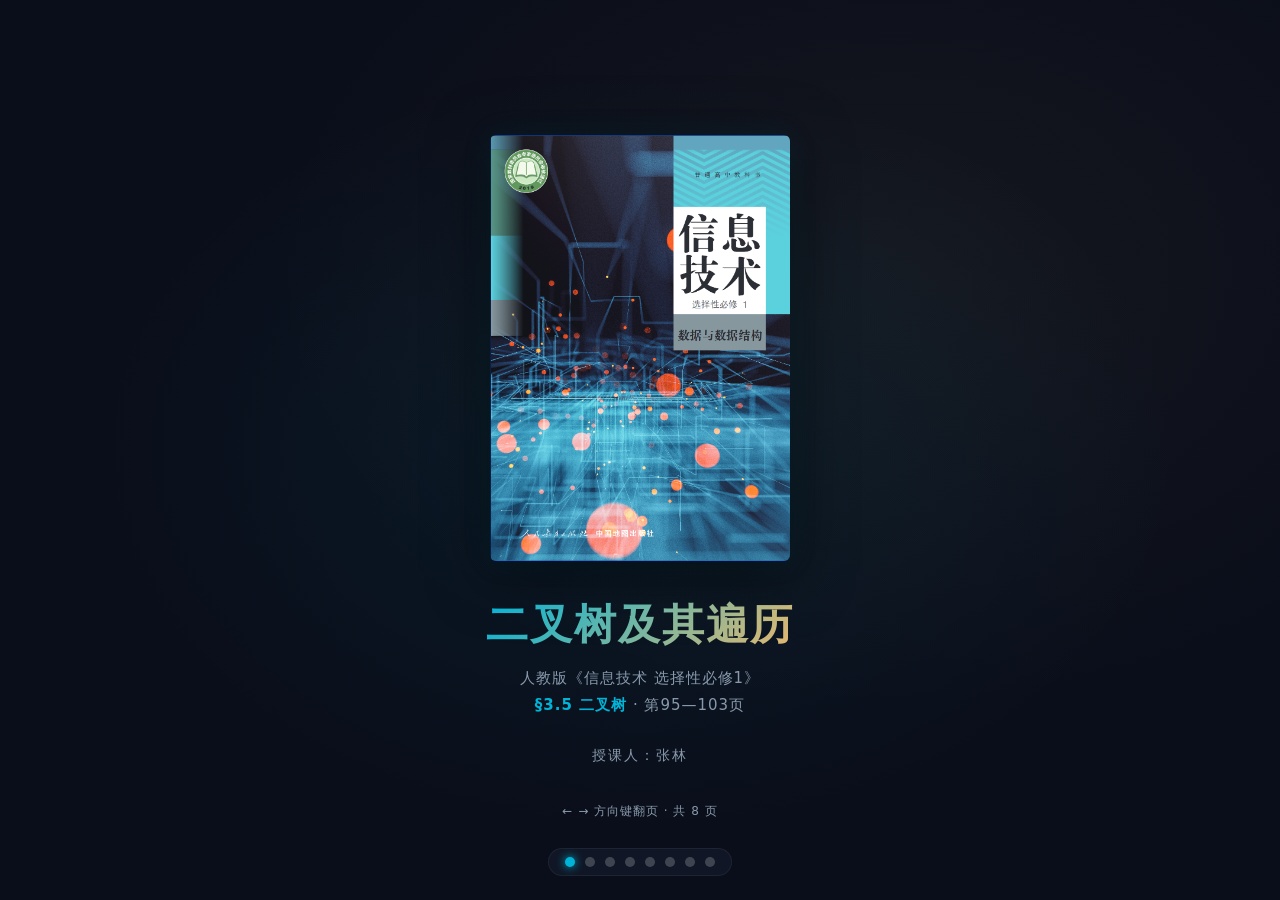
<file: binary-tree-demo.html>
<!DOCTYPE html>
<html lang="zh-CN">
<head>
<meta charset="UTF-8">
<meta name="viewport" content="width=device-width, initial-scale=1.0">
<title>二叉树及其遍历 — 信息技术 选择性必修1</title>
<style>
  :root {
    --bg: #0a0e1a;
    --surface: #111827;
    --blue: #1e3a5f;
    --teal: #00b4d8;
    --gold: #e8b86d;
    --orange: #ff6b35;
    --text: #e2e8f0;
    --muted: #8899aa;
    --red: #ef4444;
    --green: #22c55e;
    --purple: #a855f7;
  }

  * { margin: 0; padding: 0; box-sizing: border-box; }

  body {
    background: var(--bg);
    color: var(--text);
    font-family: 'Microsoft YaHei', 'PingFang SC', system-ui, sans-serif;
    overflow: hidden;
    width: 100vw; height: 100vh;
  }

  /* ── slide container ── */
  .deck {
    width: 100vw; height: 100vh;
    position: relative;
  }
  .slide {
    position: absolute; inset: 0;
    display: none;
    flex-direction: column;
    padding: 40px 60px;
  }
  .slide.active { display: flex; }

  /* ── nav ── */
  .slide-nav {
    position: fixed; bottom: 24px; left: 50%; transform: translateX(-50%);
    display: flex; gap: 10px; z-index: 100;
    background: rgba(17,24,39,0.9);
    padding: 8px 16px; border-radius: 20px;
    border: 1px solid rgba(255,255,255,0.06);
  }
  .slide-nav .dot {
    width: 10px; height: 10px; border-radius: 50%;
    background: rgba(255,255,255,0.2);
    cursor: pointer; transition: all .3s;
  }
  .slide-nav .dot.active { background: var(--teal); box-shadow: 0 0 10px var(--teal); }
  .slide-nav .dot.done { background: var(--blue); }

  .nav-hint {
    position: fixed; bottom: 80px; left: 50%; transform: translateX(-50%);
    font-size: 12px; color: var(--muted); z-index: 100;
    letter-spacing: 1px;
  }

  /* ── Cover Slide ── */
  .cover {
    align-items: center; justify-content: center;
    text-align: center;
    background: radial-gradient(ellipse at center, rgba(0,180,216,0.08) 0%, transparent 60%),
                radial-gradient(ellipse at 70% 30%, rgba(232,184,109,0.05) 0%, transparent 50%);
  }
  .cover .book-cover {
    width: 300px; border-radius: 6px;
    box-shadow: 0 12px 60px rgba(0,0,0,0.6), 0 0 30px rgba(0,180,216,0.1);
    margin-bottom: 36px;
  }
  .cover h1 {
    font-size: 42px; font-weight: 700;
    background: linear-gradient(135deg, var(--teal), var(--gold));
    -webkit-background-clip: text;
    -webkit-text-fill-color: transparent;
    background-clip: text;
    margin-bottom: 12px; letter-spacing: 2px;
  }
  .cover .meta {
    font-size: 15px; color: var(--muted);
    line-height: 1.8; letter-spacing: 1px;
  }
  .cover .meta strong { color: var(--teal); }
  .cover .teacher {
    margin-top: 28px; font-size: 14px; color: var(--muted);
    letter-spacing: 2px;
  }

  /* ── Content Slides ── */
  .content-slide h2 {
    font-size: 32px; font-weight: 700;
    border-left: 4px solid var(--teal);
    padding-left: 16px; margin-bottom: 32px;
    letter-spacing: 1px;
  }
  .content-slide .subtitle {
    font-size: 14px; color: var(--muted); margin-bottom: 20px;
    letter-spacing: 2px;
  }

  /* Slide 2: Tree concepts */
  .concept-grid {
    display: grid; grid-template-columns: 1fr 1fr; gap: 40px;
    flex: 1;
  }
  .concept-grid .card {
    background: var(--surface); border-radius: 12px;
    padding: 28px; border: 1px solid rgba(255,255,255,0.05);
  }
  .concept-grid .card h3 {
    font-size: 18px; color: var(--gold); margin-bottom: 16px;
    letter-spacing: 1px;
  }
  .concept-grid .card p { color: var(--muted); line-height: 1.8; font-size: 14px; }
  .tree-svg-small text { font-family: 'Microsoft YaHei', sans-serif; }

  /* ── Traversal Slides ── */
  .traversal-layout {
    display: flex; gap: 40px; flex: 1; align-items: center;
  }
  .traversal-layout .tree-panel {
    flex: 0 0 420px;
    display: flex; align-items: center; justify-content: center;
  }
  .traversal-layout .info-panel {
    flex: 1; display: flex; flex-direction: column; gap: 24px;
  }
  .info-panel .algo-steps {
    background: var(--surface); border-radius: 12px;
    padding: 24px; border: 1px solid rgba(255,255,255,0.05);
  }
  .info-panel .algo-steps h3 {
    font-size: 16px; color: var(--gold); margin-bottom: 14px;
    letter-spacing: 1px;
  }
  .info-panel .algo-steps ol {
    color: var(--muted); padding-left: 20px; line-height: 2.2;
    font-size: 14px;
  }
  .info-panel .algo-steps ol li.highlight {
    color: var(--orange); font-weight: 600;
  }
  .sequence-box {
    background: var(--surface); border-radius: 12px;
    padding: 24px; border: 1px solid rgba(255,255,255,0.05);
    min-height: 90px;
  }
  .sequence-box h3 { font-size: 14px; color: var(--muted); margin-bottom: 12px; letter-spacing: 1px; }
  .sequence-box .seq {
    font-size: 28px; letter-spacing: 8px;
    font-family: 'Consolas', 'Courier New', monospace;
    color: var(--gold);
  }
  .sequence-box .seq span {
    display: inline-block; transition: all .4s;
  }
  .sequence-box .seq span.active {
    color: var(--orange); transform: scale(1.3);
    text-shadow: 0 0 20px rgba(255,107,53,0.5);
  }

  .traversal-btns {
    display: flex; gap: 12px;
  }
  .traversal-btns button {
    padding: 10px 22px; border-radius: 8px; border: 1px solid rgba(255,255,255,0.15);
    background: var(--surface); color: var(--text);
    cursor: pointer; font-size: 13px; letter-spacing: 1px;
    transition: all .3s;
  }
  .traversal-btns button:hover { border-color: var(--teal); color: var(--teal); }
  .traversal-btns button:disabled { opacity: 0.4; cursor: not-allowed; }
  .traversal-btns button.play-btn {
    background: var(--teal); color: var(--bg); border: none;
    font-weight: 600;
  }
  .traversal-btns button.play-btn:hover { background: #00cde8; }

  /* ── Compare slide ── */
  .compare-grid {
    display: grid; grid-template-columns: repeat(3, 1fr); gap: 24px;
    flex: 1;
  }
  .compare-card {
    background: var(--surface); border-radius: 12px;
    padding: 32px; text-align: center;
    border: 1px solid rgba(255,255,255,0.05);
  }
  .compare-card h3 {
    font-size: 18px; color: var(--gold); margin-bottom: 16px;
    letter-spacing: 1px;
  }
  .compare-card .code {
    font-size: 22px; font-family: 'Consolas', 'Courier New', monospace;
    color: var(--teal); letter-spacing: 4px;
    margin: 16px 0;
  }
  .compare-card .hint {
    font-size: 12px; color: var(--muted); margin-top: 12px;
    line-height: 1.8;
  }
  .compare-card .mnemonic {
    margin-top: 16px; padding: 10px 16px;
    background: rgba(255,107,53,0.1); border-radius: 8px;
    color: var(--orange); font-size: 13px; letter-spacing: 1px;
  }

  /* ── Summary slide ── */
  .summary-grid {
    display: grid; grid-template-columns: 1fr 1fr; gap: 32px; flex: 1;
  }
  .summary-card {
    background: var(--surface); border-radius: 12px;
    padding: 28px; border: 1px solid rgba(255,255,255,0.05);
  }
  .summary-card h3 {
    font-size: 16px; color: var(--gold); margin-bottom: 14px;
    letter-spacing: 1px; border-bottom: 1px solid rgba(255,255,255,0.06);
    padding-bottom: 10px;
  }
  .summary-card ul {
    list-style: none; color: var(--muted); line-height: 2.2;
    font-size: 14px;
  }
  .summary-card ul li::before {
    content: '▸'; color: var(--teal); margin-right: 8px;
  }

  /* ── node tooltip / label ── */
  .traversal-label {
    font-size: 12px; fill: var(--muted);
  }

  /* ── step indicator on tree nodes ── */
  .step-marker {
    font-size: 10px; fill: var(--bg); font-weight: 700;
  }

  /* ── keyboard hint ── */
  @keyframes pulse { 50% { opacity: 0.5; } }
  .nav-hint { animation: pulse 2s ease infinite; }

  @media (max-width: 1024px) {
    .slide { padding: 24px 28px; }
    .traversal-layout { flex-direction: column; gap: 20px; }
    .traversal-layout .tree-panel { flex: 0 0 auto; }
    .concept-grid { grid-template-columns: 1fr; }
    .compare-grid { grid-template-columns: 1fr; }
    .summary-grid { grid-template-columns: 1fr; }
    .content-slide h2 { font-size: 24px; }
  }
</style>
</head>
<body>

<div class="deck" id="deck">

  <!-- ═══ SLIDE 1: COVER ═══ -->
  <div class="slide cover active" data-index="0">
    <img class="book-cover" src="pdf_pages/教材原图/封面.png" alt="教材封面">
    <h1>二叉树及其遍历</h1>
    <div class="meta">
      人教版《信息技术 选择性必修1》<br>
      <strong>§3.5 二叉树</strong> · 第95—103页
    </div>
    <div class="teacher">授课人：张林</div>
  </div>

  <!-- ═══ SLIDE 2: TREE CONCEPTS ═══ -->
  <div class="slide content-slide" data-index="1">
    <h2>从"行当分支"到树形结构</h2>
    <div class="subtitle">教材 §3.5.1 二叉树的概念</div>
    <div class="concept-grid">
      <div class="card">
        <h3>🌳 生活中的树形结构</h3>
        <p>
          族谱、公司组织架构、计算机文件目录、网页DOM树……<br><br>
          它们都不是线性的"一对一"关系，而是<strong style="color:var(--teal)">分支的、层次的</strong>关系 — 这就是树形结构。
        </p>
        <svg viewBox="0 0 380 160" width="100%" height="140">
          <line x1="190" y1="20" x2="100" y2="80" stroke="#334155" stroke-width="2"/>
          <line x1="190" y1="20" x2="280" y2="80" stroke="#334155" stroke-width="2"/>
          <line x1="100" y1="80" x2="40" y2="140" stroke="#334155" stroke-width="2"/>
          <line x1="100" y1="80" x2="160" y2="140" stroke="#334155" stroke-width="2"/>
          <line x1="280" y1="80" x2="240" y2="140" stroke="#334155" stroke-width="2"/>
          <line x1="280" y1="80" x2="320" y2="140" stroke="#334155" stroke-width="2"/>
          <circle cx="190" cy="20" r="14" fill="var(--teal)"/><text x="190" y="22" text-anchor="middle" fill="#fff" font-size="10" font-weight="700">根</text>
          <circle cx="100" cy="80" r="12" fill="var(--blue)"/><text x="100" y="83" text-anchor="middle" fill="var(--text)" font-size="9">B</text>
          <circle cx="280" cy="80" r="12" fill="var(--blue)"/><text x="280" y="83" text-anchor="middle" fill="var(--text)" font-size="9">C</text>
          <circle cx="40" cy="140" r="10" fill="#1e3a5f"/><text x="40" y="143" text-anchor="middle" fill="var(--muted)" font-size="8">D</text>
          <circle cx="160" cy="140" r="10" fill="#1e3a5f"/><text x="160" y="143" text-anchor="middle" fill="var(--muted)" font-size="8">E</text>
          <circle cx="240" cy="140" r="10" fill="#1e3a5f"/><text x="240" y="143" text-anchor="middle" fill="var(--muted)" font-size="8">F</text>
          <circle cx="320" cy="140" r="10" fill="#1e3a5f"/><text x="320" y="143" text-anchor="middle" fill="var(--muted)" font-size="8">G</text>
        </svg>
      </div>
      <div class="card">
        <h3>📐 基本术语速览</h3>
        <p>
          <span style="color:var(--teal)">节点</span> — 树中的每个数据元素<br>
          <span style="color:var(--teal)">度</span> — 节点的子树个数，树的最大度即"树的度"<br>
          <span style="color:var(--gold)">根节点</span> — 最顶层，唯一没有双亲的节点<br>
          <span style="color:var(--green)">叶节点</span> — 度为0，没有子树的终端节点<br>
          <span style="color:var(--teal)">深度</span> — 节点的最大层次数<br>
          <span style="color:var(--purple)">双亲/孩子/兄弟</span> — 节点间的关系
        </p>
      </div>
    </div>
  </div>

  <!-- ═══ SLIDE 3: BINARY TREE DEFINITION ═══ -->
  <div class="slide content-slide" data-index="2">
    <h2>二叉树：度≤2的有序树</h2>
    <div class="subtitle">每个节点最多两棵子树，左右次序不可颠倒</div>
    <div class="concept-grid">
      <div class="card">
        <h3>四种基本形态</h3>
        <div style="display:flex;gap:20px;align-items:center;justify-content:center;margin-top:8px;">
          <div style="text-align:center">
            <svg viewBox="0 0 60 80" width="60" height="80"><circle cx="30" cy="20" r="12" fill="var(--teal)"/><text x="30" y="23" text-anchor="middle" fill="#fff" font-size="11" font-weight="700">A</text></svg>
            <div style="font-size:11px;color:var(--muted);margin-top:4px">(a) 仅根</div>
          </div>
          <div style="text-align:center">
            <svg viewBox="0 0 60 80" width="60" height="80"><circle cx="30" cy="20" r="12" fill="var(--teal)"/><text x="30" y="23" text-anchor="middle" fill="#fff" font-size="11" font-weight="700">A</text><line x1="28" y1="30" x2="20" y2="60" stroke="#475569" stroke-width="2"/><rect x="4" y="55" width="32" height="22" rx="3" fill="none" stroke="#475569" stroke-dasharray="3"/><text x="20" y="70" text-anchor="middle" fill="var(--muted)" font-size="7">左子树</text></svg>
            <div style="font-size:11px;color:var(--muted);margin-top:4px">(b) 左子树</div>
          </div>
          <div style="text-align:center">
            <svg viewBox="0 0 60 80" width="60" height="80"><circle cx="30" cy="20" r="12" fill="var(--teal)"/><text x="30" y="23" text-anchor="middle" fill="#fff" font-size="11" font-weight="700">A</text><line x1="32" y1="30" x2="40" y2="60" stroke="#475569" stroke-width="2"/><rect x="24" y="55" width="32" height="22" rx="3" fill="none" stroke="#475569" stroke-dasharray="3"/><text x="40" y="70" text-anchor="middle" fill="var(--muted)" font-size="7">右子树</text></svg>
            <div style="font-size:11px;color:var(--muted);margin-top:4px">(c) 右子树</div>
          </div>
          <div style="text-align:center">
            <svg viewBox="0 0 60 80" width="60" height="80"><circle cx="30" cy="20" r="12" fill="var(--teal)"/><text x="30" y="23" text-anchor="middle" fill="#fff" font-size="11" font-weight="700">A</text><line x1="26" y1="30" x2="16" y2="60" stroke="#475569" stroke-width="2"/><line x1="34" y1="30" x2="44" y2="60" stroke="#475569" stroke-width="2"/><rect x="0" y="55" width="28" height="22" rx="3" fill="none" stroke="#475569" stroke-dasharray="3"/><rect x="32" y="55" width="28" height="22" rx="3" fill="none" stroke="#475569" stroke-dasharray="3"/><text x="14" y="70" text-anchor="middle" fill="var(--muted)" font-size="7">左子树</text><text x="46" y="70" text-anchor="middle" fill="var(--muted)" font-size="7">右子树</text></svg>
            <div style="font-size:11px;color:var(--muted);margin-top:4px">(d) 双子树</div>
          </div>
        </div>
      </div>
      <div class="card">
        <h3>满二叉树 vs 完全二叉树</h3>
        <div style="display:flex;gap:24px;align-items:center;justify-content:center;margin-top:8px;">
          <div style="text-align:center">
            <svg viewBox="0 0 140 90" width="140" height="90">
              <circle cx="70" cy="12" r="11" fill="var(--teal)"/><text x="70" y="15" text-anchor="middle" fill="#fff" font-size="10" font-weight="700">1</text>
              <line x1="66" y1="22" x2="37" y2="55" stroke="#475569" stroke-width="1.5"/><line x1="74" y1="22" x2="103" y2="55" stroke="#475569" stroke-width="1.5"/>
              <circle cx="34" cy="62" r="11" fill="var(--blue)"/><text x="34" y="65" text-anchor="middle" fill="var(--text)" font-size="10">2</text>
              <circle cx="106" cy="62" r="11" fill="var(--blue)"/><text x="106" y="65" text-anchor="middle" fill="var(--text)" font-size="10">3</text>
              <line x1="30" y1="70" x2="17" y2="85" stroke="#475569" stroke-width="1.5"/><line x1="38" y1="70" x2="51" y2="85" stroke="#475569" stroke-width="1.5"/>
              <line x1="102" y1="70" x2="89" y2="85" stroke="#475569" stroke-width="1.5"/><line x1="110" y1="70" x2="123" y2="85" stroke="#475569" stroke-width="1.5"/>
              <circle cx="17" cy="88" r="9" fill="#1e3a5f"/><text x="17" y="91" text-anchor="middle" fill="var(--muted)" font-size="8">4</text>
              <circle cx="51" cy="88" r="9" fill="#1e3a5f"/><text x="51" y="91" text-anchor="middle" fill="var(--muted)" font-size="8">5</text>
              <circle cx="89" cy="88" r="9" fill="#1e3a5f"/><text x="89" y="91" text-anchor="middle" fill="var(--muted)" font-size="8">6</text>
              <circle cx="123" cy="88" r="9" fill="#1e3a5f"/><text x="123" y="91" text-anchor="middle" fill="var(--muted)" font-size="8">7</text>
            </svg>
            <div style="font-size:11px;color:var(--muted);">满二叉树</div>
          </div>
          <div style="font-size:24px;color:var(--muted)">→</div>
          <div style="text-align:center">
            <svg viewBox="0 0 140 90" width="140" height="90">
              <circle cx="70" cy="12" r="11" fill="var(--teal)"/><text x="70" y="15" text-anchor="middle" fill="#fff" font-size="10" font-weight="700">1</text>
              <line x1="66" y1="22" x2="37" y2="55" stroke="#475569" stroke-width="1.5"/><line x1="74" y1="22" x2="103" y2="55" stroke="#475569" stroke-width="1.5"/>
              <circle cx="34" cy="62" r="11" fill="var(--blue)"/><text x="34" y="65" text-anchor="middle" fill="var(--text)" font-size="10">2</text>
              <circle cx="106" cy="62" r="11" fill="var(--blue)"/><text x="106" y="65" text-anchor="middle" fill="var(--text)" font-size="10">3</text>
              <line x1="30" y1="70" x2="17" y2="85" stroke="#475569" stroke-width="1.5"/><line x1="38" y1="70" x2="51" y2="85" stroke="#475569" stroke-width="1.5"/>
              <line x1="102" y1="70" x2="89" y2="85" stroke="#475569" stroke-width="1.5"/>
              <circle cx="17" cy="88" r="9" fill="#1e3a5f"/><text x="17" y="91" text-anchor="middle" fill="var(--muted)" font-size="8">4</text>
              <circle cx="51" cy="88" r="9" fill="#1e3a5f"/><text x="51" y="91" text-anchor="middle" fill="var(--muted)" font-size="8">5</text>
              <circle cx="89" cy="88" r="9" fill="#1e3a5f"/><text x="89" y="91" text-anchor="middle" fill="var(--muted)" font-size="8">6</text>
            </svg>
            <div style="font-size:11px;color:var(--muted);">完全二叉树<br>(删除节点7)</div>
          </div>
        </div>
      </div>
    </div>
  </div>

  <!-- ═══ SLIDE 4: PRE-ORDER ═══ -->
  <div class="slide content-slide" data-index="3">
    <h2>先根序遍历 · 根左右</h2>
    <div class="subtitle">访问根 → 遍历左子树 → 遍历右子树</div>
    <div class="traversal-layout">
      <div class="tree-panel">
        <svg id="tree-pre" viewBox="0 0 420 360" width="420" height="360">
          <!-- edges -->
          <line x1="210" y1="45" x2="120" y2="145" stroke="#475569" stroke-width="2.5" id="e-pre-root-l"/>
          <line x1="210" y1="45" x2="300" y2="145" stroke="#475569" stroke-width="2.5" id="e-pre-root-r"/>
          <line x1="120" y1="145" x2="50" y2="265" stroke="#475569" stroke-width="2.5" id="e-pre-plus-l"/>
          <line x1="120" y1="145" x2="175" y2="265" stroke="#475569" stroke-width="2.5" id="e-pre-plus-r"/>
          <line x1="300" y1="145" x2="240" y2="265" stroke="#475569" stroke-width="2.5" id="e-pre-div-l"/>
          <line x1="300" y1="145" x2="355" y2="265" stroke="#475569" stroke-width="2.5" id="e-pre-div-r"/>
          <!-- nodes -->
          <g id="node-pre-root"><circle cx="210" cy="40" r="24" fill="var(--surface)" stroke="var(--teal)" stroke-width="3"/><text x="210" y="46" text-anchor="middle" fill="var(--text)" font-size="18" font-weight="700">*</text></g>
          <g id="node-pre-plus"><circle cx="120" cy="140" r="22" fill="var(--surface)" stroke="var(--blue)" stroke-width="2"/><text x="120" y="146" text-anchor="middle" fill="var(--text)" font-size="16">+</text></g>
          <g id="node-pre-div"><circle cx="300" cy="140" r="22" fill="var(--surface)" stroke="var(--blue)" stroke-width="2"/><text x="300" y="146" text-anchor="middle" fill="var(--text)" font-size="16">/</text></g>
          <g id="node-pre-a"><circle cx="50" cy="260" r="19" fill="var(--surface)" stroke="#334155" stroke-width="2"/><text x="50" y="265" text-anchor="middle" fill="var(--muted)" font-size="15">a</text></g>
          <g id="node-pre-b"><circle cx="175" cy="260" r="19" fill="var(--surface)" stroke="#334155" stroke-width="2"/><text x="175" y="265" text-anchor="middle" fill="var(--muted)" font-size="15">b</text></g>
          <g id="node-pre-c"><circle cx="240" cy="260" r="19" fill="var(--surface)" stroke="#334155" stroke-width="2"/><text x="240" y="265" text-anchor="middle" fill="var(--muted)" font-size="15">c</text></g>
          <g id="node-pre-d"><circle cx="355" cy="260" r="19" fill="var(--surface)" stroke="#334155" stroke-width="2"/><text x="355" y="265" text-anchor="middle" fill="var(--muted)" font-size="15">d</text></g>
        </svg>
      </div>
      <div class="info-panel">
        <div class="algo-steps">
          <h3>算法步骤</h3>
          <ol>
            <li id="pre-step-1">若二叉树为空，则空操作返回</li>
            <li id="pre-step-2">否则：① <strong>访问根节点</strong></li>
            <li id="pre-step-3">② 先根序遍历<strong>左子树</strong></li>
            <li id="pre-step-4">③ 先根序遍历<strong>右子树</strong></li>
          </ol>
        </div>
        <div class="sequence-box">
          <h3>遍历序列</h3>
          <div class="seq" id="pre-seq">
            <span>*</span> <span>+</span> <span>a</span> <span>b</span> <span>/</span> <span>c</span> <span>d</span>
          </div>
        </div>
        <div class="traversal-btns">
          <button class="play-btn" onclick="runTraversal('pre')">▶ 自动演示</button>
          <button id="pre-step-btn" onclick="stepTraversal('pre')">⏭ 逐步</button>
          <button onclick="resetTraversal('pre')">↺ 重置</button>
        </div>
      </div>
    </div>
  </div>

  <!-- ═══ SLIDE 5: IN-ORDER ═══ -->
  <div class="slide content-slide" data-index="4">
    <h2>中根序遍历 · 左根右</h2>
    <div class="subtitle">遍历左子树 → 访问根 → 遍历右子树</div>
    <div class="traversal-layout">
      <div class="tree-panel">
        <svg id="tree-in" viewBox="0 0 420 360" width="420" height="360">
          <line x1="210" y1="45" x2="120" y2="145" stroke="#475569" stroke-width="2.5"/>
          <line x1="210" y1="45" x2="300" y2="145" stroke="#475569" stroke-width="2.5"/>
          <line x1="120" y1="145" x2="50" y2="265" stroke="#475569" stroke-width="2.5"/>
          <line x1="120" y1="145" x2="175" y2="265" stroke="#475569" stroke-width="2.5"/>
          <line x1="300" y1="145" x2="240" y2="265" stroke="#475569" stroke-width="2.5"/>
          <line x1="300" y1="145" x2="355" y2="265" stroke="#475569" stroke-width="2.5"/>
          <g id="node-in-root"><circle cx="210" cy="40" r="24" fill="var(--surface)" stroke="var(--teal)" stroke-width="3"/><text x="210" y="46" text-anchor="middle" fill="var(--text)" font-size="18" font-weight="700">*</text></g>
          <g id="node-in-plus"><circle cx="120" cy="140" r="22" fill="var(--surface)" stroke="var(--blue)" stroke-width="2"/><text x="120" y="146" text-anchor="middle" fill="var(--text)" font-size="16">+</text></g>
          <g id="node-in-div"><circle cx="300" cy="140" r="22" fill="var(--surface)" stroke="var(--blue)" stroke-width="2"/><text x="300" y="146" text-anchor="middle" fill="var(--text)" font-size="16">/</text></g>
          <g id="node-in-a"><circle cx="50" cy="260" r="19" fill="var(--surface)" stroke="#334155" stroke-width="2"/><text x="50" y="265" text-anchor="middle" fill="var(--muted)" font-size="15">a</text></g>
          <g id="node-in-b"><circle cx="175" cy="260" r="19" fill="var(--surface)" stroke="#334155" stroke-width="2"/><text x="175" y="265" text-anchor="middle" fill="var(--muted)" font-size="15">b</text></g>
          <g id="node-in-c"><circle cx="240" cy="260" r="19" fill="var(--surface)" stroke="#334155" stroke-width="2"/><text x="240" y="265" text-anchor="middle" fill="var(--muted)" font-size="15">c</text></g>
          <g id="node-in-d"><circle cx="355" cy="260" r="19" fill="var(--surface)" stroke="#334155" stroke-width="2"/><text x="355" y="265" text-anchor="middle" fill="var(--muted)" font-size="15">d</text></g>
        </svg>
      </div>
      <div class="info-panel">
        <div class="algo-steps">
          <h3>算法步骤</h3>
          <ol>
            <li id="in-step-1">若二叉树为空，则空操作返回</li>
            <li id="in-step-2">否则：① 中根序遍历<strong>左子树</strong></li>
            <li id="in-step-3">② <strong>访问根节点</strong></li>
            <li id="in-step-4">③ 中根序遍历<strong>右子树</strong></li>
          </ol>
        </div>
        <div class="sequence-box">
          <h3>遍历序列</h3>
          <div class="seq" id="in-seq">
            <span>a</span> <span>+</span> <span>b</span> <span>*</span> <span>c</span> <span>/</span> <span>d</span>
          </div>
        </div>
        <div class="traversal-btns">
          <button class="play-btn" onclick="runTraversal('in')">▶ 自动演示</button>
          <button id="in-step-btn" onclick="stepTraversal('in')">⏭ 逐步</button>
          <button onclick="resetTraversal('in')">↺ 重置</button>
        </div>
      </div>
    </div>
  </div>

  <!-- ═══ SLIDE 6: POST-ORDER ═══ -->
  <div class="slide content-slide" data-index="5">
    <h2>后根序遍历 · 左右根</h2>
    <div class="subtitle">遍历左子树 → 遍历右子树 → 访问根</div>
    <div class="traversal-layout">
      <div class="tree-panel">
        <svg id="tree-post" viewBox="0 0 420 360" width="420" height="360">
          <line x1="210" y1="45" x2="120" y2="145" stroke="#475569" stroke-width="2.5"/>
          <line x1="210" y1="45" x2="300" y2="145" stroke="#475569" stroke-width="2.5"/>
          <line x1="120" y1="145" x2="50" y2="265" stroke="#475569" stroke-width="2.5"/>
          <line x1="120" y1="145" x2="175" y2="265" stroke="#475569" stroke-width="2.5"/>
          <line x1="300" y1="145" x2="240" y2="265" stroke="#475569" stroke-width="2.5"/>
          <line x1="300" y1="145" x2="355" y2="265" stroke="#475569" stroke-width="2.5"/>
          <g id="node-post-root"><circle cx="210" cy="40" r="24" fill="var(--surface)" stroke="var(--teal)" stroke-width="3"/><text x="210" y="46" text-anchor="middle" fill="var(--text)" font-size="18" font-weight="700">*</text></g>
          <g id="node-post-plus"><circle cx="120" cy="140" r="22" fill="var(--surface)" stroke="var(--blue)" stroke-width="2"/><text x="120" y="146" text-anchor="middle" fill="var(--text)" font-size="16">+</text></g>
          <g id="node-post-div"><circle cx="300" cy="140" r="22" fill="var(--surface)" stroke="var(--blue)" stroke-width="2"/><text x="300" y="146" text-anchor="middle" fill="var(--text)" font-size="16">/</text></g>
          <g id="node-post-a"><circle cx="50" cy="260" r="19" fill="var(--surface)" stroke="#334155" stroke-width="2"/><text x="50" y="265" text-anchor="middle" fill="var(--muted)" font-size="15">a</text></g>
          <g id="node-post-b"><circle cx="175" cy="260" r="19" fill="var(--surface)" stroke="#334155" stroke-width="2"/><text x="175" y="265" text-anchor="middle" fill="var(--muted)" font-size="15">b</text></g>
          <g id="node-post-c"><circle cx="240" cy="260" r="19" fill="var(--surface)" stroke="#334155" stroke-width="2"/><text x="240" y="265" text-anchor="middle" fill="var(--muted)" font-size="15">c</text></g>
          <g id="node-post-d"><circle cx="355" cy="260" r="19" fill="var(--surface)" stroke="#334155" stroke-width="2"/><text x="355" y="265" text-anchor="middle" fill="var(--muted)" font-size="15">d</text></g>
        </svg>
      </div>
      <div class="info-panel">
        <div class="algo-steps">
          <h3>算法步骤</h3>
          <ol>
            <li id="post-step-1">若二叉树为空，则空操作返回</li>
            <li id="post-step-2">否则：① 后根序遍历<strong>左子树</strong></li>
            <li id="post-step-3">② 后根序遍历<strong>右子树</strong></li>
            <li id="post-step-4">③ <strong>访问根节点</strong></li>
          </ol>
        </div>
        <div class="sequence-box">
          <h3>遍历序列 · 后缀表达式（逆波兰式）</h3>
          <div class="seq" id="post-seq">
            <span>a</span> <span>b</span> <span>+</span> <span>c</span> <span>d</span> <span>/</span> <span>*</span>
          </div>
        </div>
        <div class="traversal-btns">
          <button class="play-btn" onclick="runTraversal('post')">▶ 自动演示</button>
          <button id="post-step-btn" onclick="stepTraversal('post')">⏭ 逐步</button>
          <button onclick="resetTraversal('post')">↺ 重置</button>
        </div>
      </div>
    </div>
  </div>

  <!-- ═══ SLIDE 7: COMPARISON ═══ -->
  <div class="slide content-slide" data-index="6">
    <h2>三种遍历 · 对比总结</h2>
    <div class="subtitle">同一棵树，不同的访问次序，不同的应用场景</div>
    <div class="compare-grid">
      <div class="compare-card">
        <h3>🔵 先根序</h3>
        <div style="font-size:13px;color:var(--teal);letter-spacing:2px;">根 → 左 → 右</div>
        <div class="code">* + a b / c d</div>
        <div class="hint">前缀表达式（波兰式）<br>用于：复制树结构、表达式解析</div>
        <div class="mnemonic">口诀：<strong>遇根就访问</strong></div>
      </div>
      <div class="compare-card">
        <h3>🟡 中根序</h3>
        <div style="font-size:13px;color:var(--gold);letter-spacing:2px;">左 → 根 → 右</div>
        <div class="code">a + b * c / d</div>
        <div class="hint">中缀表达式<br>就是我们日常书写的算式！</div>
        <div class="mnemonic">口诀：<strong>左完再取根</strong></div>
      </div>
      <div class="compare-card">
        <h3>🟠 后根序</h3>
        <div style="font-size:13px;color:var(--orange);letter-spacing:2px;">左 → 右 → 根</div>
        <div class="code">a b + c d / *</div>
        <div class="hint">后缀表达式（逆波兰式）<br>计算机求值表达式就用这个！</div>
        <div class="mnemonic">口诀：<strong>左右走完再拿根</strong></div>
      </div>
    </div>
  </div>

  <!-- ═══ SLIDE 8: SUMMARY ═══ -->
  <div class="slide content-slide" data-index="7">
    <h2>课堂小结</h2>
    <div class="subtitle">§3.5 二叉树 · 核心回顾</div>
    <div class="summary-grid">
      <div class="summary-card">
        <h3>📖 概念回顾</h3>
        <ul>
          <li>二叉树：度 ≤ 2 的有序树</li>
          <li>节点的度、树的度、深度</li>
          <li>根节点、叶节点、内部节点</li>
          <li>满二叉树 → 完全二叉树</li>
          <li>四种基本形态</li>
        </ul>
      </div>
      <div class="summary-card">
        <h3>🔄 三种遍历</h3>
        <ul>
          <li>先根序：根左右 → 前缀表达式</li>
          <li>中根序：左根右 → 中缀表达式</li>
          <li>后根序：左右根 → 后缀表达式</li>
          <li>递归思想贯穿始终</li>
          <li>遍历是二叉树操作的基础</li>
        </ul>
      </div>
      <div class="summary-card">
        <h3>🎯 课后练习</h3>
        <ul>
          <li>教材 P.103 练习提升 第1-2题</li>
          <li>画出3个节点的所有二叉树形态</li>
          <li>动物园馆舍遍历问题（P.102）</li>
        </ul>
      </div>
      <div class="summary-card">
        <h3>💡 思考</h3>
        <ul>
          <li>二叉树为什么能高效组织数据？</li>
          <li>三种遍历各自适用于什么场景？</li>
          <li>如果二叉树深度很大，递归遍历会有什么问题？</li>
        </ul>
      </div>
    </div>
  </div>

</div>

<!-- ── navigation ── -->
<div class="nav-hint">← → 方向键翻页  ·  共 8 页</div>
<div class="slide-nav" id="slide-nav"></div>

<script src="https://cdnjs.cloudflare.com/ajax/libs/gsap/3.12.5/gsap.min.js"></script>
<script>
  // ═══════════ SLIDE NAVIGATION ═══════════
  let currentSlide = 0;
  const totalSlides = 8;
  const slides = document.querySelectorAll('.slide');
  const navContainer = document.getElementById('slide-nav');

  // build dots
  for (let i = 0; i < totalSlides; i++) {
    const dot = document.createElement('div');
    dot.className = 'dot' + (i === 0 ? ' active' : '');
    dot.addEventListener('click', () => goToSlide(i));
    navContainer.appendChild(dot);
  }

  function goToSlide(idx) {
    if (idx < 0 || idx >= totalSlides) return;
    slides[currentSlide].classList.remove('active');
    slides[idx].classList.add('active');
    currentSlide = idx;
    // update dots
    const dots = navContainer.querySelectorAll('.dot');
    dots.forEach((d, i) => {
      d.classList.remove('active', 'done');
      if (i === idx) d.classList.add('active');
      else if (i < idx) d.classList.add('done');
    });
    // if arriving at traversal slides, reset them
    if (idx >= 3 && idx <= 5) {
      const types = ['pre', 'in', 'post'];
      resetTraversal(types[idx - 3]);
    }
  }

  document.addEventListener('keydown', e => {
    if (e.key === 'ArrowRight' || e.key === 'ArrowDown') goToSlide(currentSlide + 1);
    if (e.key === 'ArrowLeft' || e.key === 'ArrowUp') goToSlide(currentSlide - 1);
  });

  // ═══════════ TRAVERSAL LOGIC ═══════════
  // Node IDs for each traversal type
  const nodeIds = {
    pre: ['node-pre-root', 'node-pre-plus', 'node-pre-a', 'node-pre-b', 'node-pre-div', 'node-pre-c', 'node-pre-d'],
    in:  ['node-in-a', 'node-in-plus', 'node-in-b', 'node-in-root', 'node-in-c', 'node-in-div', 'node-in-d'],
    post: ['node-post-a', 'node-post-b', 'node-post-plus', 'node-post-c', 'node-post-d', 'node-post-div', 'node-post-root'],
  };

  const seqIds = {
    pre: 'pre-seq',
    in: 'in-seq',
    post: 'post-seq',
  };

  // traversal state
  const state = {
    pre: { step: -1, running: false },
    in: { step: -1, running: false },
    post: { step: -1, running: false },
  };

  const colors = {
    pre: ['#ff6b35', '#e8b86d', '#22c55e', '#22c55e', '#00b4d8', '#22c55e', '#22c55e'],
    in:  ['#22c55e', '#e8b86d', '#22c55e', '#ff6b35', '#22c55e', '#00b4d8', '#22c55e'],
    post: ['#22c55e', '#22c55e', '#e8b86d', '#22c55e', '#22c55e', '#00b4d8', '#ff6b35'],
  };

  function highlightNode(type, index) {
    if (index < 0 || index >= nodeIds[type].length) return;
    const nodeId = nodeIds[type][index];
    const el = document.getElementById(nodeId);
    if (!el) return;

    // animate node — fill with orange, pulse
    const circle = el.querySelector('circle');
    const text = el.querySelector('text');
    gsap.to(circle, {
      fill: '#ff6b35', stroke: '#ff6b35',
      duration: 0.35, ease: 'power2.out',
    });
    gsap.to(text, { fill: '#ffffff', duration: 0.35 });
    // scale pulse
    gsap.fromTo(el, { scale: 1 }, { scale: 1.2, duration: 0.35, ease: 'back.out(3)' });
    gsap.to(el, { scale: 1, duration: 0.3, delay: 0.35, ease: 'power2.in' });

    // add step number badge
    const existingBadge = el.querySelector('.badge');
    if (!existingBadge) {
      const badge = document.createElementNS('http://www.w3.org/2000/svg', 'circle');
      badge.setAttribute('cx', circle.getAttribute('cx'));
      badge.setAttribute('cy', parseFloat(circle.getAttribute('cy')) - parseFloat(circle.getAttribute('r')) + 4);
      badge.setAttribute('r', '10');
      badge.setAttribute('fill', '#0a0e1a');
      badge.setAttribute('stroke', '#ff6b35');
      badge.setAttribute('stroke-width', '1.5');
      badge.classList.add('badge');
      const badgeText = document.createElementNS('http://www.w3.org/2000/svg', 'text');
      badgeText.setAttribute('x', badge.getAttribute('cx'));
      badgeText.setAttribute('y', parseFloat(badge.getAttribute('cy')) + 4);
      badgeText.setAttribute('text-anchor', 'middle');
      badgeText.setAttribute('fill', '#ff6b35');
      badgeText.setAttribute('font-size', '9');
      badgeText.setAttribute('font-weight', '700');
      badgeText.textContent = index + 1;
      badgeText.classList.add('badge');
      el.appendChild(badge);
      el.appendChild(badgeText);
      gsap.from([badge, badgeText], { opacity: 0, scale: 0, duration: 0.3, ease: 'back.out(2)' });
    }
  }

  function unhighlightNode(type, index) {
    if (index < 0 || index >= nodeIds[type].length) return;
    const nodeId = nodeIds[type][index];
    const el = document.getElementById(nodeId);
    if (!el) return;
    const circle = el.querySelector('circle');
    const text = el.querySelector('text');
    // reset to original style — keep visited style (dimmer orange)
    gsap.to(circle, {
      fill: 'rgba(255,107,53,0.12)', stroke: '#ff6b35',
      duration: 0.4,
    });
    gsap.to(text, { fill: '#ffffff', duration: 0.4 });
  }

  function highlightSequenceEl(type, index) {
    const seqEl = document.getElementById(seqIds[type]);
    if (!seqEl) return;
    const spans = seqEl.querySelectorAll('span');
    spans.forEach((s, i) => {
      if (i === index) s.classList.add('active');
      else if (i < index) s.style.color = 'rgba(232,184,109,0.3)';
    });
  }

  function resetTraversal(type) {
    // stop any running animation
    if (state[type].running) return;
    state[type].step = -1;

    // reset all nodes
    nodeIds[type].forEach((nid, i) => {
      const el = document.getElementById(nid);
      if (!el) return;
      const circle = el.querySelector('circle');
      const text = el.querySelector('text');
      const origStroke = i === (type === 'pre' ? 0 : type === 'in' ? 3 : 6) ? 'var(--teal)' :
                         (['plus', 'div'].some(t => nid.includes(t))) ? 'var(--blue)' : '#334155';
      gsap.to(circle, { fill: 'var(--surface)', stroke: origStroke, duration: 0.4 });
      gsap.to(text, { fill: i === (type === 'pre' ? 0 : type === 'in' ? 3 : 6) ? 'var(--text)' : 'var(--muted)', duration: 0.4 });
      gsap.to(el, { scale: 1, duration: 0.3 });
      // remove badges
      el.querySelectorAll('.badge').forEach(b => b.remove());
    });

    // reset sequence
    const seqEl = document.getElementById(seqIds[type]);
    if (seqEl) {
      seqEl.querySelectorAll('span').forEach(s => {
        s.classList.remove('active');
        s.style.color = '';
      });
    }

    // reset step highlights
    const stepPrefix = type + '-step-';
    for (let i = 1; i <= 4; i++) {
      const stepEl = document.getElementById(stepPrefix + i);
      if (stepEl) stepEl.classList.remove('highlight');
    }
  }

  // ═══════ STEP / AUTO ═══════
  function stepTraversal(type) {
    if (state[type].running) return;
    const nextStep = state[type].step + 1;
    if (nextStep >= 7) return; // all done

    state[type].step = nextStep;

    // highlight the algorithm step
    const stepMap = {
      pre: { 0: 2, 1: 2, 2: 2, 3: 3, 4: 2, 5: 4, 6: 4 },
      in:  { 0: 2, 1: 2, 2: 3, 3: 3, 4: 2, 5: 4, 6: 4 },
      post:{ 0: 2, 1: 2, 2: 2, 3: 3, 4: 3, 5: 3, 6: 4 },
    };
    const stepPrefix = type + '-step-';
    for (let i = 1; i <= 4; i++) {
      const el = document.getElementById(stepPrefix + i);
      if (el) el.classList.remove('highlight');
    }
    const activeStep = document.getElementById(stepPrefix + stepMap[type][nextStep]);
    if (activeStep) activeStep.classList.add('highlight');

    // unhighlight previous node
    if (nextStep > 0) unhighlightNode(type, nextStep - 1);

    // highlight current node
    highlightNode(type, nextStep);

    // highlight sequence
    highlightSequenceEl(type, nextStep);

    // disable step button if done
    if (nextStep >= 6) {
      const btn = document.getElementById(type + '-step-btn');
      if (btn) btn.disabled = true;
    }
  }

  function runTraversal(type) {
    if (state[type].running) return;
    resetTraversal(type);
    state[type].running = true;
    state[type].step = -1;

    const tl = gsap.timeline({
      onComplete: () => { state[type].running = false; }
    });

    const stepMap = {
      pre: { 0: 2, 1: 2, 2: 2, 3: 3, 4: 2, 5: 4, 6: 4 },
      in:  { 0: 2, 1: 2, 2: 3, 3: 3, 4: 2, 5: 4, 6: 4 },
      post:{ 0: 2, 1: 2, 2: 2, 3: 3, 4: 3, 5: 3, 6: 4 },
    };
    const stepPrefix = type + '-step-';

    for (let i = 0; i < 7; i++) {
      const idx = i;
      tl.call(() => {
        // unhighlight previous
        if (idx > 0) unhighlightNode(type, idx - 1);
        // highlight current
        highlightNode(type, idx);
        highlightSequenceEl(type, idx);
        // update algo step
        for (let s = 1; s <= 4; s++) {
          const el = document.getElementById(stepPrefix + s);
          if (el) el.classList.remove('highlight');
        }
        const activeStep = document.getElementById(stepPrefix + stepMap[type][idx]);
        if (activeStep) activeStep.classList.add('highlight');
      }, null, idx * 0.9);

      // add a small pause at important moments
      if (idx === 2 || idx === 4 || idx === 6) {
        tl.call(() => {}, null, 0.3);
      }
    }

    tl.call(() => {
      state[type].step = 6;
      const btn = document.getElementById(type + '-step-btn');
      if (btn) btn.disabled = true;
      const playBtn = document.querySelector(`[onclick="runTraversal('${type}')"]`);
      if (playBtn) playBtn.textContent = '✓ 完成';
    });
  }
</script>

</body>
</html>
</file>
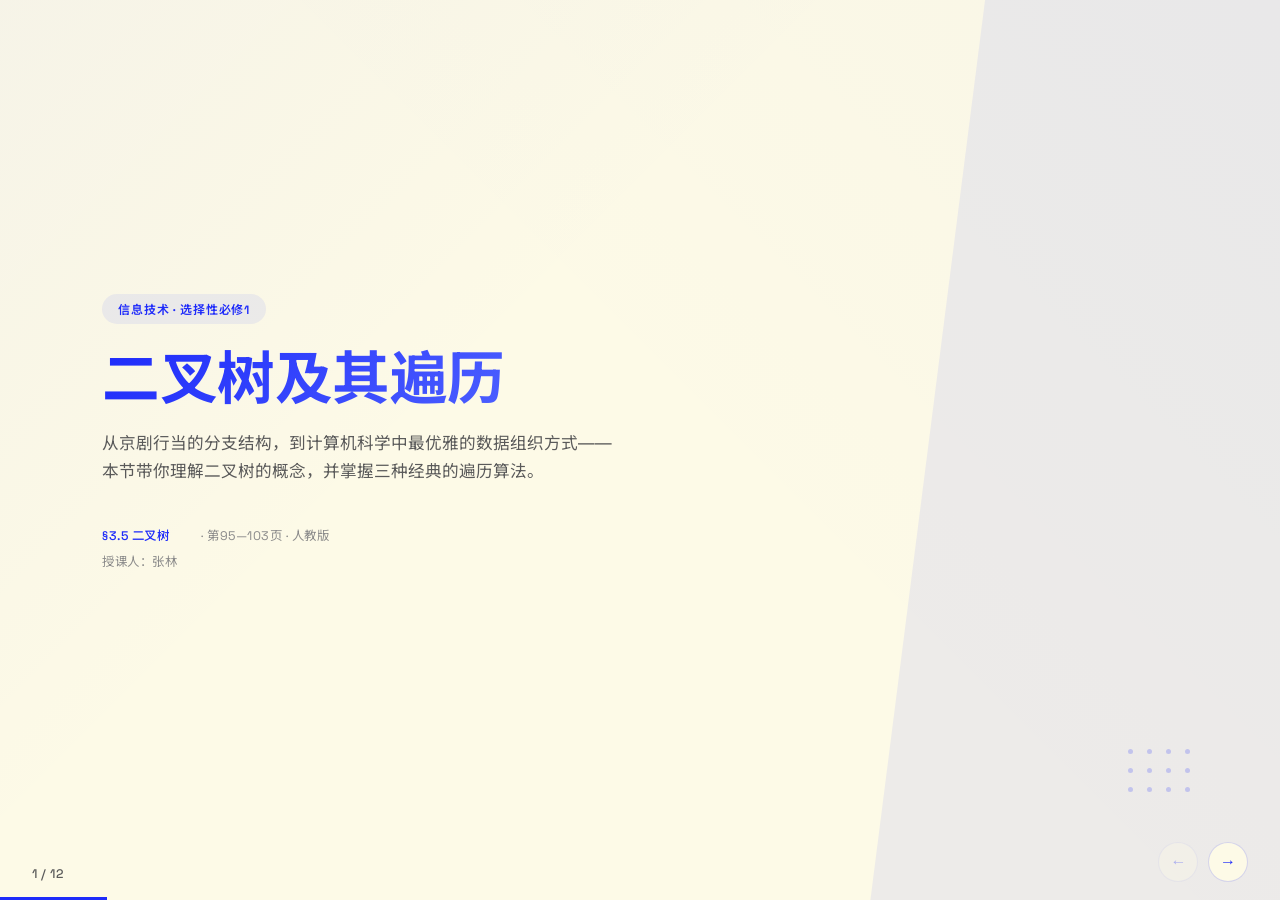
<file: binary-tree-teaching-demo.html>
<!DOCTYPE html>
<html lang="zh-CN">
<head>
<meta charset="UTF-8">
<meta name="viewport" content="width=device-width, initial-scale=1.0">
<title>二叉树及其遍历 — 信息技术 选择性必修1</title>

<!-- Fonts: Space Grotesk for headings, Inter for body, Noto Sans SC for Chinese -->
<link rel="preconnect" href="https://fonts.googleapis.com">
<link rel="preconnect" href="https://fonts.gstatic.com" crossorigin>
<link href="https://fonts.googleapis.com/css2?family=Space+Grotesk:wght@400;500;600;700&family=Inter:wght@300;400;500;600&family=Noto+Sans+SC:wght@300;400;500;600;700&display=swap" rel="stylesheet">

<style>
/* ============================================================
   CSS CUSTOM PROPERTIES — Blue Professional theme
   ============================================================ */
:root {
  --bg: #fdfae7;
  --primary: #1e2bfa;
  --primary-glow: rgba(30, 43, 250, 0.12);
  --text: #111111;
  --text-muted: #5a5a5a;
  --text-light: #8a8a8a;
  --accent-light: rgba(30, 43, 250, 0.07);
  --accent-medium: rgba(30, 43, 250, 0.18);
  --border: rgba(30, 43, 250, 0.18);
  --card-bg: rgba(30, 43, 250, 0.035);
  --gold: #d4a017;
  --orange: #e8780a;
  --green: #0d9488;
  --red: #dc2626;

  /* Sizing */
  --slide-pad-v: clamp(2rem, 4vh, 4rem);
  --slide-pad-h: clamp(1.5rem, 4vw, 4rem);
  --title-size: clamp(2rem, 4.5vw, 3.6rem);
  --h2-size: clamp(1.4rem, 2.6vw, 2.2rem);
  --h3-size: clamp(1rem, 1.6vw, 1.35rem);
  --body-size: clamp(0.8rem, 1.05vw, 1rem);
  --small-size: clamp(0.7rem, 0.85vw, 0.85rem);
}

* { margin: 0; padding: 0; box-sizing: border-box; }

html, body {
  width: 100%; height: 100%;
  overflow: hidden;
  font-family: 'Inter', 'Noto Sans SC', sans-serif;
  background: var(--bg);
  color: var(--text);
}

/* ============================================================
   SLIDE SYSTEM
   ============================================================ */
.deck {
  width: 100vw; height: 100vh;
  position: relative; overflow: hidden;
}

.slide {
  position: absolute; top: 0; left: 0;
  width: 100vw; height: 100vh;
  display: flex; flex-direction: column;
  padding: var(--slide-pad-v) var(--slide-pad-h);
  padding-bottom: clamp(3.5rem, 8vh, 6rem);
  opacity: 0; pointer-events: none;
  transform: translateX(40px);
  transition: opacity 0.5s ease, transform 0.5s ease;
  overflow: hidden;
}

.slide.active {
  opacity: 1; pointer-events: all;
  transform: translateX(0); z-index: 10;
}

/* Typography */
h1, h2, h3, h4 {
  font-family: 'Space Grotesk', 'Noto Sans SC', sans-serif;
  font-weight: 600; line-height: 1.15;
  letter-spacing: -0.01em;
}

h1 {
  font-size: var(--title-size); font-weight: 700;
  line-height: 1.08;
}

h2 {
  font-size: var(--h2-size);
  margin-bottom: 1.2rem;
}

h3 {
  font-size: var(--h3-size);
  font-weight: 500; line-height: 1.35;
}

h4 {
  font-size: var(--small-size);
  font-weight: 600; text-transform: uppercase;
  letter-spacing: 0.08em; color: var(--primary);
}

p, li {
  font-size: var(--body-size);
  line-height: 1.7; color: var(--text-muted);
}

/* Slide header */
.slide-header {
  display: flex; align-items: center;
  justify-content: space-between;
  margin-bottom: 1.8vh; flex-shrink: 0;
}

.slide-header .tag {
  font-family: 'Space Grotesk', 'Noto Sans SC', sans-serif;
  font-size: 0.72rem; font-weight: 500;
  color: var(--primary); background: var(--accent-light);
  padding: 0.3rem 0.8rem; border-radius: 100px;
}

.slide-content {
  flex: 1; display: flex; flex-direction: column;
  min-height: 0;
}

/* Accent elements */
.accent-line {
  width: 56px; height: 3.5px;
  background: var(--primary); border-radius: 2px;
  margin-bottom: 1.2rem;
}

.accent-dot {
  width: 7px; height: 7px;
  background: var(--primary); border-radius: 50%;
  display: inline-block; margin-right: 0.4rem;
}

/* Navigation */
.nav-controls {
  position: fixed; bottom: 2vh; right: 2.5vw;
  display: flex; align-items: center; gap: 0.6rem;
  z-index: 100;
}

.nav-btn {
  width: 40px; height: 40px; border-radius: 50%;
  border: 1.5px solid var(--border); background: var(--bg);
  color: var(--primary); cursor: pointer;
  display: flex; align-items: center; justify-content: center;
  transition: all 0.2s ease; font-size: 1rem;
}

.nav-btn:hover {
  background: var(--primary); color: var(--bg);
  border-color: var(--primary);
}

.nav-btn:disabled { opacity: 0.3; cursor: not-allowed; }

.slide-counter {
  font-family: 'Space Grotesk', monospace;
  font-size: 0.78rem; font-weight: 500;
  color: var(--text-muted); letter-spacing: 0.05em;
  position: fixed; bottom: 2vh; left: 2.5vw; z-index: 100;
}

.progress-bar {
  position: fixed; bottom: 0; left: 0;
  height: 3px; background: var(--primary);
  transition: width 0.4s ease; z-index: 100;
}

/* ============================================================
   SLIDE 1: COVER
   ============================================================ */
.cover-slide {
  justify-content: center; align-items: flex-start;
  padding-left: clamp(3rem, 8vw, 7rem);
  background:
    linear-gradient(135deg, rgba(30,43,250,0.03) 0%, transparent 40%),
    linear-gradient(225deg, rgba(30,43,250,0.02) 0%, transparent 50%),
    var(--bg);
}

.cover-badge {
  display: inline-block;
  font-family: 'Space Grotesk', 'Noto Sans SC', sans-serif;
  font-size: 0.75rem; font-weight: 600;
  color: var(--primary); background: var(--accent-light);
  padding: 0.35rem 1rem; border-radius: 100px;
  letter-spacing: 0.06em; margin-bottom: 1.5rem;
}

.cover-slide h1 {
  max-width: 60vw; margin-bottom: 1.2rem;
  background: linear-gradient(135deg, var(--primary), #4b5eff);
  -webkit-background-clip: text;
  -webkit-text-fill-color: transparent;
  background-clip: text;
}

.cover-slide .subtitle {
  font-size: clamp(0.95rem, 1.3vw, 1.15rem);
  color: var(--text-muted); max-width: 40vw;
  margin-bottom: 2.5rem; font-weight: 400;
  line-height: 1.7;
}

.cover-slide .meta-row {
  display: flex; gap: 2rem;
  font-family: 'Space Grotesk', 'Noto Sans SC', sans-serif;
  font-size: 0.78rem; color: var(--text-light);
  letter-spacing: 0.04em;
}

.cover-slide .meta-row span { color: var(--primary); font-weight: 500; }

.cover-decoration {
  position: absolute; top: 0; right: 0;
  width: 32vw; height: 100vh;
  background: var(--accent-light);
  clip-path: polygon(28% 0, 100% 0, 100% 100%, 0% 100%);
}

.cover-dots {
  position: absolute; bottom: 12vh; right: 7vw;
  display: grid; grid-template-columns: repeat(4, 1fr);
  gap: 14px; opacity: 0.2;
}

.cover-dots .dot {
  width: 5px; height: 5px;
  background: var(--primary); border-radius: 50%;
}

/* ============================================================
   SLIDE 2: AGENDA
   ============================================================ */
.agenda-grid {
  display: grid;
  grid-template-columns: repeat(2, 1fr);
  gap: 0.8rem 2.5rem; flex: 1;
  align-content: center;
}

.agenda-item {
  display: flex; gap: 1rem; align-items: flex-start;
  padding: 0.9rem 1rem; border-radius: 10px;
  border-bottom: 1px solid var(--border);
  transition: background 0.2s;
}

.agenda-item:hover { background: var(--card-bg); }

.agenda-num {
  font-family: 'Space Grotesk', sans-serif;
  font-size: 1.6rem; font-weight: 700;
  color: var(--primary); line-height: 1;
  min-width: 32px; flex-shrink: 0;
}

.agenda-item h3 {
  margin-bottom: 0.2rem;
  font-size: clamp(0.9rem, 1.2vw, 1.1rem);
}

.agenda-item p {
  font-size: clamp(0.72rem, 0.85vw, 0.85rem);
  line-height: 1.5;
}

/* ============================================================
   CONTENT SLIDES: Two-column with image
   ============================================================ */
.two-col {
  display: grid; grid-template-columns: 1fr 1fr;
  gap: 2.5rem; flex: 1; min-height: 0;
  align-items: center;
}

.two-col .col-text {
  display: flex; flex-direction: column; gap: 1rem;
}

.two-col .col-visual {
  display: flex; align-items: center; justify-content: center;
  background: var(--card-bg);
  border-radius: 16px;
  border: 1px solid var(--border);
  height: 100%; min-height: 280px;
  overflow: hidden;
}

.two-col .col-visual img {
  max-width: 100%; max-height: 100%;
  object-fit: contain; border-radius: 12px;
}

/* ============================================================
   KEY POINTS LIST
   ============================================================ */
.key-points {
  display: flex; flex-direction: column;
  gap: 0.7rem; flex: 1;
}

.key-point {
  display: flex; gap: 0.8rem; align-items: flex-start;
  padding: 0.75rem 1rem; border-radius: 10px;
  background: var(--card-bg);
  border-left: 3px solid var(--primary);
}

.key-point .kp-icon {
  font-size: 1.2rem; flex-shrink: 0;
  width: 28px; text-align: center;
}

.key-point .kp-text strong {
  color: var(--text); font-weight: 600;
}

/* ============================================================
   CARD GRID (3-4 cards)
   ============================================================ */
.card-grid {
  display: grid;
  grid-template-columns: repeat(3, 1fr);
  gap: 1.2rem; flex: 1;
  align-content: center;
}

.card-grid.col2 {
  grid-template-columns: repeat(2, 1fr);
}

.info-card {
  display: flex; flex-direction: column;
  gap: 0.6rem; padding: 1.3rem 1.4rem;
  border-radius: 14px;
  border: 1.5px solid var(--border);
  background: var(--card-bg);
  transition: transform 0.2s, box-shadow 0.2s;
}

.info-card:hover {
  transform: translateY(-2px);
  box-shadow: 0 4px 20px rgba(30,43,250,0.06);
}

.info-card .card-icon {
  font-size: 1.5rem; margin-bottom: 0.2rem;
}

.info-card h3 {
  color: var(--text); margin-bottom: 0;
}

.info-card p {
  font-size: var(--small-size); line-height: 1.6;
}

.info-card .highlight {
  display: inline-block;
  background: var(--accent-light);
  color: var(--primary); font-weight: 600;
  padding: 0.15rem 0.5rem; border-radius: 4px;
  font-size: 0.8rem;
}

/* ============================================================
   COMPARISON TABLE
   ============================================================ */
.compare-table {
  width: 100%; border-collapse: collapse;
  border-radius: 12px; overflow: hidden;
  border: 1px solid var(--border);
}

.compare-table th {
  font-family: 'Space Grotesk', 'Noto Sans SC', sans-serif;
  font-size: var(--small-size); font-weight: 600;
  text-align: left; padding: 0.8rem 1.2rem;
  background: var(--accent-light);
  color: var(--primary);
}

.compare-table td {
  font-size: var(--body-size);
  padding: 0.7rem 1.2rem;
  color: var(--text-muted);
  border-top: 1px solid var(--border);
}

.compare-table .code-cell {
  font-family: 'Space Grotesk', 'Noto Sans SC', monospace;
  letter-spacing: 0.06em; color: var(--primary);
  font-weight: 500;
}

/* ============================================================
   TRAVERSAL SLIDES (the core animations)
   ============================================================ */
.traversal-layout {
  display: grid; grid-template-columns: 380px 1fr;
  gap: 2rem; flex: 1; min-height: 0;
  align-items: center;
}

.tree-panel {
  display: flex; align-items: center; justify-content: center;
  background: var(--card-bg);
  border-radius: 16px;
  border: 1px solid var(--border);
  height: 100%; min-height: 340px;
  position: relative;
}

.tree-panel svg {
  width: 100%; height: 100%;
  max-width: 380px; max-height: 360px;
}

.traversal-info {
  display: flex; flex-direction: column; gap: 1rem;
}

.algo-box {
  background: var(--card-bg);
  border-radius: 14px; padding: 1.2rem 1.4rem;
  border: 1px solid var(--border);
}

.algo-box h3 {
  color: var(--primary); margin-bottom: 0.8rem;
  font-size: clamp(0.9rem, 1.2vw, 1.05rem);
}

.algo-box ol {
  padding-left: 1.3rem;
}

.algo-box ol li {
  font-size: var(--body-size);
  line-height: 2.1; color: var(--text-muted);
  transition: all 0.3s;
}

.algo-box ol li.hl {
  color: var(--primary); font-weight: 600;
  transform: translateX(4px);
}

.seq-display {
  background: var(--card-bg);
  border-radius: 14px; padding: 1.2rem 1.4rem;
  border: 1px solid var(--border);
}

.seq-display .seq-label {
  font-size: 0.72rem; font-weight: 600;
  color: var(--text-light);
  text-transform: uppercase;
  letter-spacing: 0.08em; margin-bottom: 0.6rem;
}

.seq-display .seq-chars {
  display: flex; gap: 0.5rem; flex-wrap: wrap;
  font-family: 'Space Grotesk', monospace;
  font-size: clamp(1.4rem, 2.2vw, 1.8rem);
  letter-spacing: 0.08em;
}

.seq-chars .ch {
  color: var(--text-light);
  transition: all 0.4s ease;
  opacity: 0.4;
}

.seq-chars .ch.done {
  color: var(--text); opacity: 1;
}

.seq-chars .ch.current {
  color: var(--primary); opacity: 1;
  transform: scale(1.25);
  font-weight: 700;
}

.traversal-ctrls {
  display: flex; gap: 0.6rem; flex-wrap: wrap;
}

.traversal-ctrls button {
  padding: 0.6rem 1.3rem; border-radius: 8px;
  border: 1.5px solid var(--border);
  background: var(--bg); color: var(--primary);
  cursor: pointer; font-size: 0.85rem;
  font-family: 'Inter', 'Noto Sans SC', sans-serif;
  font-weight: 500; transition: all 0.2s;
}

.traversal-ctrls button:hover {
  background: var(--primary); color: var(--bg);
  border-color: var(--primary);
}

.traversal-ctrls button:disabled {
  opacity: 0.35; cursor: not-allowed;
}

.traversal-ctrls button.play-btn {
  background: var(--primary); color: var(--bg);
  font-weight: 600;
}

.traversal-ctrls button.play-btn:hover {
  background: #1624d6;
}

.traversal-ctrls button.reset-btn {
  border-color: var(--text-light); color: var(--text-muted);
}

/* Tree node states in traversal */
.tree-node circle {
  transition: fill 0.4s ease, stroke 0.4s ease, r 0.3s ease;
}

.tree-node text {
  transition: fill 0.4s ease;
}

/* ============================================================
   PRACTICE SLIDE
   ============================================================ */
.practice-box {
  background: var(--card-bg);
  border-radius: 14px; padding: 1.3rem 1.5rem;
  border: 1px solid var(--border);
  margin-bottom: 0.8rem;
}

.practice-box h3 {
  color: var(--primary); margin-bottom: 0.5rem;
}

.practice-box p {
  margin-bottom: 0.4rem;
}

/* ============================================================
   SUMMARY GRID
   ============================================================ */
.summary-grid {
  display: grid;
  grid-template-columns: repeat(2, 1fr);
  gap: 1rem; flex: 1;
  align-content: center;
}

.summary-card {
  background: var(--card-bg);
  border-radius: 14px; padding: 1.2rem 1.4rem;
  border: 1px solid var(--border);
}

.summary-card h3 {
  color: var(--primary); margin-bottom: 0.6rem;
  padding-bottom: 0.6rem;
  border-bottom: 1px solid var(--border);
}

.summary-card ul {
  list-style: none; display: flex; flex-direction: column; gap: 0.4rem;
}

.summary-card ul li {
  font-size: var(--small-size); color: var(--text-muted);
  display: flex; align-items: center; gap: 0.5rem;
}

.summary-card ul li::before {
  content: '';
  width: 5px; height: 5px;
  background: var(--primary); border-radius: 50%;
  flex-shrink: 0;
}

/* ============================================================
   IMAGE SLIDE
   ============================================================ */
.img-slide-content {
  display: flex; flex: 1; gap: 1.5rem; min-height: 0;
}

.img-card {
  flex: 1; border-radius: 14px;
  border: 1px solid var(--border);
  background: var(--card-bg);
  display: flex; flex-direction: column;
  align-items: center; justify-content: center;
  overflow: hidden; padding: 1rem;
}

.img-card img {
  max-width: 100%; max-height: 70vh;
  object-fit: contain; border-radius: 8px;
}

.img-card .img-label {
  font-size: 0.7rem; color: var(--text-light);
  margin-top: 0.6rem; text-align: center;
}

/* ============================================================
   RESPONSIVE
   ============================================================ */
@media (max-height: 700px) {
  :root {
    --slide-pad-v: clamp(1rem, 2.5vh, 2rem);
    --title-size: clamp(1.6rem, 4vw, 2.4rem);
    --h2-size: clamp(1.1rem, 2.2vw, 1.6rem);
    --body-size: clamp(0.7rem, 0.9vw, 0.85rem);
  }
  .two-col { gap: 1.5rem; }
  .traversal-layout { grid-template-columns: 300px 1fr; gap: 1.2rem; }
}

@media (max-width: 900px) {
  .two-col { grid-template-columns: 1fr; }
  .traversal-layout { grid-template-columns: 1fr; }
  .traversal-layout .tree-panel { min-height: 220px; }
  .card-grid { grid-template-columns: 1fr; }
  .summary-grid { grid-template-columns: 1fr; }
  .agenda-grid { grid-template-columns: 1fr; }
  .cover-slide h1 { max-width: 80vw; }
}

@media (prefers-reduced-motion: reduce) {
  *, *::before, *::after {
    animation-duration: 0.01ms !important;
    transition-duration: 0.2s !important;
  }
}
</style>
</head>
<body>

<div class="deck" id="deck">

  <!-- ═══════════════════════════════════════════
       SLIDE 1 — COVER
       ═══════════════════════════════════════════ -->
  <div class="slide cover-slide active" data-index="0">
    <div class="cover-decoration"></div>
    <div class="cover-dots">
      <div class="dot"></div><div class="dot"></div><div class="dot"></div><div class="dot"></div>
      <div class="dot"></div><div class="dot"></div><div class="dot"></div><div class="dot"></div>
      <div class="dot"></div><div class="dot"></div><div class="dot"></div><div class="dot"></div>
    </div>
    <div class="cover-badge">信息技术 · 选择性必修1</div>
    <h1>二叉树及其遍历</h1>
    <p class="subtitle">
      从京剧行当的分支结构，到计算机科学中最优雅的数据组织方式——<br>
      本节带你理解二叉树的概念，并掌握三种经典的遍历算法。
    </p>
    <div class="meta-row">
      <span>§3.5 二叉树</span> · 第95—103页 · 人教版
    </div>
    <div class="meta-row" style="margin-top:0.5rem">
      授课人：张林
    </div>
  </div>

  <!-- ═══════════════════════════════════════════
       SLIDE 2 — AGENDA
       ═══════════════════════════════════════════ -->
  <div class="slide" data-index="1">
    <div class="slide-header">
      <h4>本节导航</h4>
      <span class="tag">§3.5</span>
    </div>
    <div class="slide-content">
      <h2>本节知识图谱</h2>
      <div class="accent-line"></div>
      <div class="agenda-grid">
        <div class="agenda-item">
          <div class="agenda-num">01</div>
          <div>
            <h3>从线性到非线性</h3>
            <p>京剧行当分支 · 数的分类 · 树形结构的引入</p>
          </div>
        </div>
        <div class="agenda-item">
          <div class="agenda-num">02</div>
          <div>
            <h3>二叉树基本概念</h3>
            <p>节点、度、层次 · 双亲/孩子/兄弟 · 深度与高度</p>
          </div>
        </div>
        <div class="agenda-item">
          <div class="agenda-num">03</div>
          <div>
            <h3>二叉树的定义与形态</h3>
            <p>四种基本形态 · 满二叉树 · 完全二叉树</p>
          </div>
        </div>
        <div class="agenda-item">
          <div class="agenda-num">04</div>
          <div>
            <h3>二叉树的基本操作</h3>
            <p>构造、查找、删除、遍历 · 动物园馆舍问题引入</p>
          </div>
        </div>
        <div class="agenda-item">
          <div class="agenda-num">05</div>
          <div>
            <h3>三种遍历算法</h3>
            <p>先根序 · 中根序 · 后根序 · 表达式二叉树演示</p>
          </div>
        </div>
        <div class="agenda-item">
          <div class="agenda-num">06</div>
          <div>
            <h3>总结与练习</h3>
            <p>对比口诀 · 应用场景 · 课后练习</p>
          </div>
        </div>
      </div>
    </div>
  </div>

  <!-- ═══════════════════════════════════════════
       SLIDE 3 — FROM LINEAR TO TREE (Page 95-96)
       ═══════════════════════════════════════════ -->
  <div class="slide" data-index="2">
    <div class="slide-header">
      <h4>3.5 二叉树</h4>
      <span class="tag">引入</span>
    </div>
    <div class="slide-content">
      <h2>从"行当分支"到树形结构</h2>
      <div class="accent-line"></div>
      <div class="two-col">
        <div class="col-text">
          <div class="key-points">
            <div class="key-point">
              <div class="kp-icon">🎭</div>
              <div class="kp-text">
                <strong>体验探索：</strong>生、旦、净、丑是京剧四大行当。每个行当下有若干分支——例如"生"分老生、小生、武生；"旦"分青衣、花旦、老旦、武旦。
              </div>
            </div>
            <div class="key-point">
              <div class="kp-icon">🔗</div>
              <div class="kp-text">
                <strong>线性结构</strong>（线性表、栈、队列、字符串）只能表达<strong>一对一</strong>的关系。
              </div>
            </div>
            <div class="key-point">
              <div class="kp-icon">🌳</div>
              <div class="kp-text">
                <strong>树形结构</strong>可以表达<strong>一对多</strong>的层次关系——族谱、组织架构、文件目录、数的分类……
              </div>
            </div>
          </div>
        </div>
        <div class="col-visual">
          <img src="pdf_pages/教材原图/95.png" alt="京剧行当分支图 (图3.5.1)" style="padding:1rem;">
        </div>
      </div>
    </div>
  </div>

  <!-- ═══════════════════════════════════════════
       SLIDE 4 — TREE BASIC TERMS (Page 96-97)
       ═══════════════════════════════════════════ -->
  <div class="slide" data-index="3">
    <div class="slide-header">
      <h4>3.5.1 二叉树的概念</h4>
      <span class="tag">术语</span>
    </div>
    <div class="slide-content">
      <h2>树形结构的基本术语</h2>
      <div class="accent-line"></div>
      <div class="two-col">
        <div class="col-text">
          <div class="card-grid col2" style="align-content:flex-start;">
            <div class="info-card">
              <div class="card-icon">🔵</div>
              <h3>节点 (Node)</h3>
              <p>树中的每个数据元素，包含<strong>数据值</strong>和指向子树的<strong>分支</strong>。</p>
            </div>
            <div class="info-card">
              <div class="card-icon">📏</div>
              <h3>度 (Degree)</h3>
              <p>节点拥有的<strong>子树个数</strong>。度为0的节点称为<span class="highlight">叶节点（终端节点）</span>。</p>
            </div>
            <div class="info-card">
              <div class="card-icon">🎯</div>
              <h3>根节点 (Root)</h3>
              <p>树中最顶层、<strong>唯一没有双亲</strong>的节点。一棵非空树有且仅有一个根。</p>
            </div>
            <div class="info-card">
              <div class="card-icon">📐</div>
              <h3>深度/高度</h3>
              <p>树中节点的<strong>最大层次数</strong>。根为第1层，孩子逐层+1。</p>
            </div>
          </div>
        </div>
        <div class="col-visual">
          <img src="pdf_pages/教材原图/97.png" alt="树形结构示意图 (图3.5.4-3.5.5)">
        </div>
      </div>
    </div>
  </div>

  <!-- ═══════════════════════════════════════════
       SLIDE 5 — BINARY TREE DEFINITION (Page 97-98)
       ═══════════════════════════════════════════ -->
  <div class="slide" data-index="4">
    <div class="slide-header">
      <h4>3.5.1 二叉树的概念</h4>
      <span class="tag">定义</span>
    </div>
    <div class="slide-content">
      <h2>二叉树的定义与特点</h2>
      <div class="accent-line"></div>
      <div class="two-col">
        <div class="col-text">
          <div class="algo-box">
            <h3>📖 递归定义</h3>
            <p style="line-height:2;font-size:var(--body-size)">
              二叉树是 n（n≥0）个节点的有限集。<br>
              <strong>n=0</strong> 时为空树；<strong>n>0</strong> 时：<br>
              ① 有且仅有一个<strong style="color:var(--primary)">根节点</strong><br>
              ② 其余节点分为两个互不相交的有限集，分别称为<strong style="color:var(--primary)">左子树</strong>和<strong style="color:var(--primary)">右子树</strong>
            </p>
          </div>
          <div class="algo-box">
            <h3>⚡ 两个核心特点</h3>
            <p>
              1. 每个节点<strong>最多两棵子树</strong>（度 ≤ 2）<br>
              2. 子树有<strong>左右之分</strong>，次序不可颠倒<br>
              即使只有一棵子树，也须明确是左还是右。
            </p>
          </div>
        </div>
        <div class="col-visual">
          <img src="pdf_pages/教材原图/98.png" alt="二叉树层次与基本形态 (图3.5.6-3.5.10)">
        </div>
      </div>
    </div>
  </div>

  <!-- ═══════════════════════════════════════════
       SLIDE 6 — FOUR FORMS + FULL/COMPLETE (Page 98)
       ═══════════════════════════════════════════ -->
  <div class="slide" data-index="5">
    <div class="slide-header">
      <h4>3.5.1 二叉树的概念</h4>
      <span class="tag">形态</span>
    </div>
    <div class="slide-content">
      <h2>四种基本形态 · 满二叉树 · 完全二叉树</h2>
      <div class="accent-line"></div>

      <!-- Four basic forms -->
      <h3 style="color:var(--primary);margin-bottom:0.8rem;">▸ 四种基本形态（非空二叉树）</h3>
      <div class="card-grid" style="margin-bottom:1.2rem;align-content:flex-start;">
        <div class="info-card" style="text-align:center">
          <svg viewBox="0 0 80 90" width="80" height="90">
            <circle cx="40" cy="25" r="16" fill="none" stroke="var(--primary)" stroke-width="3"/>
            <text x="40" y="30" text-anchor="middle" fill="var(--text)" font-size="16" font-weight="700">A</text>
          </svg>
          <p style="margin-top:0.3rem">(a) 仅根节点</p>
        </div>
        <div class="info-card" style="text-align:center">
          <svg viewBox="0 0 80 90" width="80" height="90">
            <circle cx="40" cy="18" r="16" fill="none" stroke="var(--primary)" stroke-width="3"/>
            <text x="40" y="23" text-anchor="middle" fill="var(--text)" font-size="16" font-weight="700">A</text>
            <line x1="37" y1="32" x2="25" y2="65" stroke="var(--border)" stroke-width="2"/>
            <rect x="8" y="62" width="34" height="26" rx="4" fill="none" stroke="var(--text-light)" stroke-dasharray="3"/>
            <text x="25" y="79" text-anchor="middle" fill="var(--text-light)" font-size="9">左子树</text>
          </svg>
          <p style="margin-top:0.3rem">(b) 仅左子树</p>
        </div>
        <div class="info-card" style="text-align:center">
          <svg viewBox="0 0 80 90" width="80" height="90">
            <circle cx="40" cy="18" r="16" fill="none" stroke="var(--primary)" stroke-width="3"/>
            <text x="40" y="23" text-anchor="middle" fill="var(--text)" font-size="16" font-weight="700">A</text>
            <line x1="43" y1="32" x2="55" y2="65" stroke="var(--border)" stroke-width="2"/>
            <rect x="38" y="62" width="34" height="26" rx="4" fill="none" stroke="var(--text-light)" stroke-dasharray="3"/>
            <text x="55" y="79" text-anchor="middle" fill="var(--text-light)" font-size="9">右子树</text>
          </svg>
          <p style="margin-top:0.3rem">(c) 仅右子树</p>
        </div>
      </div>

      <!-- Full vs Complete -->
      <h3 style="color:var(--primary);margin-bottom:0.5rem;">▸ 满二叉树 vs 完全二叉树</h3>
      <div style="display:flex;gap:2rem;align-items:center;justify-content:center;flex:1;">
        <div style="text-align:center">
          <svg viewBox="0 0 200 140" width="200" height="140">
            <!-- Full binary tree -->
            <circle cx="100" cy="15" r="16" fill="none" stroke="var(--primary)" stroke-width="3"/>
            <text x="100" y="20" text-anchor="middle" fill="var(--text)" font-size="14" font-weight="700">1</text>
            <line x1="93" y1="28" x2="55" y2="65" stroke="var(--border)" stroke-width="2"/>
            <line x1="107" y1="28" x2="145" y2="65" stroke="var(--border)" stroke-width="2"/>
            <circle cx="50" cy="73" r="14" fill="none" stroke="var(--primary)" stroke-width="2"/>
            <text x="50" y="78" text-anchor="middle" fill="var(--text)" font-size="12">2</text>
            <circle cx="150" cy="73" r="14" fill="none" stroke="var(--primary)" stroke-width="2"/>
            <text x="150" y="78" text-anchor="middle" fill="var(--text)" font-size="12">3</text>
            <line x1="43" y1="83" x2="25" y2="115" stroke="var(--border)" stroke-width="1.5"/>
            <line x1="57" y1="83" x2="75" y2="115" stroke="var(--border)" stroke-width="1.5"/>
            <line x1="143" y1="83" x2="125" y2="115" stroke="var(--border)" stroke-width="1.5"/>
            <line x1="157" y1="83" x2="175" y2="115" stroke="var(--border)" stroke-width="1.5"/>
            <circle cx="22" cy="122" r="11" fill="none" stroke="var(--text-light)" stroke-width="1.5"/>
            <text x="22" y="126" text-anchor="middle" fill="var(--text-muted)" font-size="10">4</text>
            <circle cx="78" cy="122" r="11" fill="none" stroke="var(--text-light)" stroke-width="1.5"/>
            <text x="78" y="126" text-anchor="middle" fill="var(--text-muted)" font-size="10">5</text>
            <circle cx="122" cy="122" r="11" fill="none" stroke="var(--text-light)" stroke-width="1.5"/>
            <text x="122" y="126" text-anchor="middle" fill="var(--text-muted)" font-size="10">6</text>
            <circle cx="178" cy="122" r="11" fill="none" stroke="var(--text-light)" stroke-width="1.5"/>
            <text x="178" y="126" text-anchor="middle" fill="var(--text-muted)" font-size="10">7</text>
          </svg>
          <p style="font-weight:600;color:var(--text)">满二叉树</p>
          <p style="font-size:var(--small-size)">每层节点全满，叶节点在同一层</p>
        </div>
        <div style="font-size:2rem;color:var(--text-light)">→</div>
        <div style="text-align:center">
          <svg viewBox="0 0 200 140" width="200" height="140">
            <circle cx="100" cy="15" r="16" fill="none" stroke="var(--primary)" stroke-width="3"/>
            <text x="100" y="20" text-anchor="middle" fill="var(--text)" font-size="14" font-weight="700">1</text>
            <line x1="93" y1="28" x2="55" y2="65" stroke="var(--border)" stroke-width="2"/>
            <line x1="107" y1="28" x2="145" y2="65" stroke="var(--border)" stroke-width="2"/>
            <circle cx="50" cy="73" r="14" fill="none" stroke="var(--primary)" stroke-width="2"/>
            <text x="50" y="78" text-anchor="middle" fill="var(--text)" font-size="12">2</text>
            <circle cx="150" cy="73" r="14" fill="none" stroke="var(--primary)" stroke-width="2"/>
            <text x="150" y="78" text-anchor="middle" fill="var(--text)" font-size="12">3</text>
            <line x1="43" y1="83" x2="25" y2="115" stroke="var(--border)" stroke-width="1.5"/>
            <line x1="57" y1="83" x2="75" y2="115" stroke="var(--border)" stroke-width="1.5"/>
            <line x1="143" y1="83" x2="125" y2="115" stroke="var(--border)" stroke-width="1.5"/>
            <circle cx="22" cy="122" r="11" fill="none" stroke="var(--text-light)" stroke-width="1.5"/>
            <text x="22" y="126" text-anchor="middle" fill="var(--text-muted)" font-size="10">4</text>
            <circle cx="78" cy="122" r="11" fill="none" stroke="var(--text-light)" stroke-width="1.5"/>
            <text x="78" y="126" text-anchor="middle" fill="var(--text-muted)" font-size="10">5</text>
            <circle cx="122" cy="122" r="11" fill="none" stroke="var(--text-light)" stroke-width="1.5"/>
            <text x="122" y="126" text-anchor="middle" fill="var(--text-muted)" font-size="10">6</text>
          </svg>
          <p style="font-weight:600;color:var(--text)">完全二叉树</p>
          <p style="font-size:var(--small-size)">删除末尾若干节点后得到</p>
        </div>
      </div>
    </div>
  </div>

  <!-- ═══════════════════════════════════════════
       SLIDE 7 — TRAVERSAL INTRO (Page 99-100)
       ═══════════════════════════════════════════ -->
  <div class="slide" data-index="6">
    <div class="slide-header">
      <h4>3.5.2 二叉树的基本操作</h4>
      <span class="tag">遍历</span>
    </div>
    <div class="slide-content">
      <h2>什么是二叉树的遍历？</h2>
      <div class="accent-line"></div>
      <div class="two-col">
        <div class="col-text">
          <div class="algo-box">
            <h3>📖 定义</h3>
            <p>
              遍历指从<strong>根节点</strong>出发，按某种<strong>次序</strong>依次访问二叉树中的所有节点，且每个节点<strong>仅被访问一次</strong>。
            </p>
          </div>
          <p style="margin:0.5rem 0;font-weight:500;color:var(--text)">
            完成遍历的三项工作：<br>
            <span style="color:var(--primary)">① 访问根节点 &nbsp; ② 遍历左子树 &nbsp; ③ 遍历右子树</span>
          </p>
          <p>
            如果规定<strong>"先左后右"</strong>，则根节点的访问时机决定了三种遍历方式：<br>
            <span style="color:var(--primary)">先根序（根→左→右）</span> ·
            <span style="color:var(--gold)">中根序（左→根→右）</span> ·
            <span style="color:var(--orange)">后根序（左→右→根）</span>
          </p>
        </div>
        <div class="col-visual">
          <img src="pdf_pages/教材原图/100.png" alt="表达式二叉树 (图3.5.13)">
        </div>
      </div>
    </div>
  </div>

  <!-- ═══════════════════════════════════════════
       SLIDE 8 — PRE-ORDER TRAVERSAL (Page 100)
       ═══════════════════════════════════════════ -->
  <div class="slide" data-index="7">
    <div class="slide-header">
      <h4>遍历算法详解</h4>
      <span class="tag" style="background:var(--primary);color:var(--bg)">先根序</span>
    </div>
    <div class="slide-content">
      <h2>先根序遍历 · 根 → 左 → 右</h2>
      <div class="accent-line"></div>
      <div class="traversal-layout">
        <div class="tree-panel" id="tree-panel-pre">
          <svg id="svg-pre" viewBox="0 0 380 340" width="380" height="340">
            <!-- Edges -->
            <line x1="190" y1="42" x2="110" y2="140" stroke="var(--border)" stroke-width="2.5"/>
            <line x1="190" y1="42" x2="270" y2="140" stroke="var(--border)" stroke-width="2.5"/>
            <line x1="110" y1="140" x2="45" y2="255" stroke="var(--border)" stroke-width="2.5"/>
            <line x1="110" y1="140" x2="165" y2="255" stroke="var(--border)" stroke-width="2.5"/>
            <line x1="270" y1="140" x2="215" y2="255" stroke="var(--border)" stroke-width="2.5"/>
            <line x1="270" y1="140" x2="325" y2="255" stroke="var(--border)" stroke-width="2.5"/>
            <!-- Nodes (g class="tree-node") -->
            <g class="tree-node" id="pre-n0"><circle cx="190" cy="38" r="24" fill="var(--bg)" stroke="var(--primary)" stroke-width="3"/><text x="190" y="45" text-anchor="middle" fill="var(--text)" font-size="18" font-weight="700">*</text></g>
            <g class="tree-node" id="pre-n1"><circle cx="110" cy="138" r="20" fill="var(--bg)" stroke="var(--primary)" stroke-width="2"/><text x="110" y="144" text-anchor="middle" fill="var(--text)" font-size="15" font-weight="600">+</text></g>
            <g class="tree-node" id="pre-n2"><circle cx="45" cy="252" r="17" fill="var(--bg)" stroke="var(--border)" stroke-width="2"/><text x="45" y="257" text-anchor="middle" fill="var(--text-muted)" font-size="14">a</text></g>
            <g class="tree-node" id="pre-n3"><circle cx="165" cy="252" r="17" fill="var(--bg)" stroke="var(--border)" stroke-width="2"/><text x="165" y="257" text-anchor="middle" fill="var(--text-muted)" font-size="14">b</text></g>
            <g class="tree-node" id="pre-n4"><circle cx="270" cy="138" r="20" fill="var(--bg)" stroke="var(--primary)" stroke-width="2"/><text x="270" y="144" text-anchor="middle" fill="var(--text)" font-size="15" font-weight="600">/</text></g>
            <g class="tree-node" id="pre-n5"><circle cx="215" cy="252" r="17" fill="var(--bg)" stroke="var(--border)" stroke-width="2"/><text x="215" y="257" text-anchor="middle" fill="var(--text-muted)" font-size="14">c</text></g>
            <g class="tree-node" id="pre-n6"><circle cx="325" cy="252" r="17" fill="var(--bg)" stroke="var(--border)" stroke-width="2"/><text x="325" y="257" text-anchor="middle" fill="var(--text-muted)" font-size="14">d</text></g>
          </svg>
        </div>
        <div class="traversal-info">
          <div class="algo-box">
            <h3>算法步骤（递归）</h3>
            <ol>
              <li id="pre-step-1">若二叉树为空，则空操作返回</li>
              <li id="pre-step-2">否则：① <strong>访问根节点</strong></li>
              <li id="pre-step-3">② 先根序遍历<strong>左子树</strong></li>
              <li id="pre-step-4">③ 先根序遍历<strong>右子树</strong></li>
            </ol>
          </div>
          <div class="seq-display">
            <div class="seq-label">遍历序列（前缀表达式/波兰式）</div>
            <div class="seq-chars" id="pre-seq">
              <span class="ch" data-idx="0">*</span>
              <span class="ch" data-idx="1">+</span>
              <span class="ch" data-idx="2">a</span>
              <span class="ch" data-idx="3">b</span>
              <span class="ch" data-idx="4">/</span>
              <span class="ch" data-idx="5">c</span>
              <span class="ch" data-idx="6">d</span>
            </div>
          </div>
          <div class="traversal-ctrls">
            <button class="play-btn" onclick="runTraversal('pre')">▶ 自动演示</button>
            <button id="pre-step-btn" onclick="stepTraversal('pre')">⏭ 逐步</button>
            <button class="reset-btn" onclick="resetTraversal('pre')">↺ 重置</button>
          </div>
        </div>
      </div>
    </div>
  </div>

  <!-- ═══════════════════════════════════════════
       SLIDE 9 — IN-ORDER TRAVERSAL (Page 101)
       ═══════════════════════════════════════════ -->
  <div class="slide" data-index="8">
    <div class="slide-header">
      <h4>遍历算法详解</h4>
      <span class="tag" style="background:var(--gold);color:#fff">中根序</span>
    </div>
    <div class="slide-content">
      <h2>中根序遍历 · 左 → 根 → 右</h2>
      <div class="accent-line" style="background:var(--gold)"></div>
      <div class="traversal-layout">
        <div class="tree-panel" id="tree-panel-in">
          <svg id="svg-in" viewBox="0 0 380 340" width="380" height="340">
            <line x1="190" y1="42" x2="110" y2="140" stroke="var(--border)" stroke-width="2.5"/>
            <line x1="190" y1="42" x2="270" y2="140" stroke="var(--border)" stroke-width="2.5"/>
            <line x1="110" y1="140" x2="45" y2="255" stroke="var(--border)" stroke-width="2.5"/>
            <line x1="110" y1="140" x2="165" y2="255" stroke="var(--border)" stroke-width="2.5"/>
            <line x1="270" y1="140" x2="215" y2="255" stroke="var(--border)" stroke-width="2.5"/>
            <line x1="270" y1="140" x2="325" y2="255" stroke="var(--border)" stroke-width="2.5"/>
            <g class="tree-node" id="in-n0"><circle cx="190" cy="38" r="24" fill="var(--bg)" stroke="var(--gold)" stroke-width="3"/><text x="190" y="45" text-anchor="middle" fill="var(--text)" font-size="18" font-weight="700">*</text></g>
            <g class="tree-node" id="in-n1"><circle cx="110" cy="138" r="20" fill="var(--bg)" stroke="var(--gold)" stroke-width="2"/><text x="110" y="144" text-anchor="middle" fill="var(--text)" font-size="15" font-weight="600">+</text></g>
            <g class="tree-node" id="in-n2"><circle cx="45" cy="252" r="17" fill="var(--bg)" stroke="var(--border)" stroke-width="2"/><text x="45" y="257" text-anchor="middle" fill="var(--text-muted)" font-size="14">a</text></g>
            <g class="tree-node" id="in-n3"><circle cx="165" cy="252" r="17" fill="var(--bg)" stroke="var(--border)" stroke-width="2"/><text x="165" y="257" text-anchor="middle" fill="var(--text-muted)" font-size="14">b</text></g>
            <g class="tree-node" id="in-n4"><circle cx="270" cy="138" r="20" fill="var(--bg)" stroke="var(--gold)" stroke-width="2"/><text x="270" y="144" text-anchor="middle" fill="var(--text)" font-size="15" font-weight="600">/</text></g>
            <g class="tree-node" id="in-n5"><circle cx="215" cy="252" r="17" fill="var(--bg)" stroke="var(--border)" stroke-width="2"/><text x="215" y="257" text-anchor="middle" fill="var(--text-muted)" font-size="14">c</text></g>
            <g class="tree-node" id="in-n6"><circle cx="325" cy="252" r="17" fill="var(--bg)" stroke="var(--border)" stroke-width="2"/><text x="325" y="257" text-anchor="middle" fill="var(--text-muted)" font-size="14">d</text></g>
          </svg>
        </div>
        <div class="traversal-info">
          <div class="algo-box">
            <h3>算法步骤（递归）</h3>
            <ol>
              <li id="in-step-1">若二叉树为空，则空操作返回</li>
              <li id="in-step-2">否则：① 中根序遍历<strong>左子树</strong></li>
              <li id="in-step-3">② <strong>访问根节点</strong></li>
              <li id="in-step-4">③ 中根序遍历<strong>右子树</strong></li>
            </ol>
          </div>
          <div class="seq-display">
            <div class="seq-label">遍历序列（中缀表达式 — 日常书写算式！）</div>
            <div class="seq-chars" id="in-seq">
              <span class="ch" data-idx="0">a</span>
              <span class="ch" data-idx="1">+</span>
              <span class="ch" data-idx="2">b</span>
              <span class="ch" data-idx="3">*</span>
              <span class="ch" data-idx="4">c</span>
              <span class="ch" data-idx="5">/</span>
              <span class="ch" data-idx="6">d</span>
            </div>
          </div>
          <div class="traversal-ctrls">
            <button class="play-btn" style="background:var(--gold);color:#fff" onclick="runTraversal('in')">▶ 自动演示</button>
            <button id="in-step-btn" style="border-color:var(--gold);color:var(--gold)" onclick="stepTraversal('in')">⏭ 逐步</button>
            <button class="reset-btn" onclick="resetTraversal('in')">↺ 重置</button>
          </div>
        </div>
      </div>
    </div>
  </div>

  <!-- ═══════════════════════════════════════════
       SLIDE 10 — POST-ORDER TRAVERSAL (Page 101)
       ═══════════════════════════════════════════ -->
  <div class="slide" data-index="9">
    <div class="slide-header">
      <h4>遍历算法详解</h4>
      <span class="tag" style="background:var(--orange);color:#fff">后根序</span>
    </div>
    <div class="slide-content">
      <h2>后根序遍历 · 左 → 右 → 根</h2>
      <div class="accent-line" style="background:var(--orange)"></div>
      <div class="traversal-layout">
        <div class="tree-panel" id="tree-panel-post">
          <svg id="svg-post" viewBox="0 0 380 340" width="380" height="340">
            <line x1="190" y1="42" x2="110" y2="140" stroke="var(--border)" stroke-width="2.5"/>
            <line x1="190" y1="42" x2="270" y2="140" stroke="var(--border)" stroke-width="2.5"/>
            <line x1="110" y1="140" x2="45" y2="255" stroke="var(--border)" stroke-width="2.5"/>
            <line x1="110" y1="140" x2="165" y2="255" stroke="var(--border)" stroke-width="2.5"/>
            <line x1="270" y1="140" x2="215" y2="255" stroke="var(--border)" stroke-width="2.5"/>
            <line x1="270" y1="140" x2="325" y2="255" stroke="var(--border)" stroke-width="2.5"/>
            <g class="tree-node" id="post-n0"><circle cx="190" cy="38" r="24" fill="var(--bg)" stroke="var(--orange)" stroke-width="3"/><text x="190" y="45" text-anchor="middle" fill="var(--text)" font-size="18" font-weight="700">*</text></g>
            <g class="tree-node" id="post-n1"><circle cx="110" cy="138" r="20" fill="var(--bg)" stroke="var(--orange)" stroke-width="2"/><text x="110" y="144" text-anchor="middle" fill="var(--text)" font-size="15" font-weight="600">+</text></g>
            <g class="tree-node" id="post-n2"><circle cx="45" cy="252" r="17" fill="var(--bg)" stroke="var(--border)" stroke-width="2"/><text x="45" y="257" text-anchor="middle" fill="var(--text-muted)" font-size="14">a</text></g>
            <g class="tree-node" id="post-n3"><circle cx="165" cy="252" r="17" fill="var(--bg)" stroke="var(--border)" stroke-width="2"/><text x="165" y="257" text-anchor="middle" fill="var(--text-muted)" font-size="14">b</text></g>
            <g class="tree-node" id="post-n4"><circle cx="270" cy="138" r="20" fill="var(--bg)" stroke="var(--orange)" stroke-width="2"/><text x="270" y="144" text-anchor="middle" fill="var(--text)" font-size="15" font-weight="600">/</text></g>
            <g class="tree-node" id="post-n5"><circle cx="215" cy="252" r="17" fill="var(--bg)" stroke="var(--border)" stroke-width="2"/><text x="215" y="257" text-anchor="middle" fill="var(--text-muted)" font-size="14">c</text></g>
            <g class="tree-node" id="post-n6"><circle cx="325" cy="252" r="17" fill="var(--bg)" stroke="var(--border)" stroke-width="2"/><text x="325" y="257" text-anchor="middle" fill="var(--text-muted)" font-size="14">d</text></g>
          </svg>
        </div>
        <div class="traversal-info">
          <div class="algo-box">
            <h3>算法步骤（递归）</h3>
            <ol>
              <li id="post-step-1">若二叉树为空，则空操作返回</li>
              <li id="post-step-2">否则：① 后根序遍历<strong>左子树</strong></li>
              <li id="post-step-3">② 后根序遍历<strong>右子树</strong></li>
              <li id="post-step-4">③ <strong>访问根节点</strong></li>
            </ol>
          </div>
          <div class="seq-display">
            <div class="seq-label">遍历序列（后缀表达式/逆波兰式 — 计算机求值用的！）</div>
            <div class="seq-chars" id="post-seq">
              <span class="ch" data-idx="0">a</span>
              <span class="ch" data-idx="1">b</span>
              <span class="ch" data-idx="2">+</span>
              <span class="ch" data-idx="3">c</span>
              <span class="ch" data-idx="4">d</span>
              <span class="ch" data-idx="5">/</span>
              <span class="ch" data-idx="6">*</span>
            </div>
          </div>
          <div class="traversal-ctrls">
            <button class="play-btn" style="background:var(--orange);color:#fff" onclick="runTraversal('post')">▶ 自动演示</button>
            <button id="post-step-btn" style="border-color:var(--orange);color:var(--orange)" onclick="stepTraversal('post')">⏭ 逐步</button>
            <button class="reset-btn" onclick="resetTraversal('post')">↺ 重置</button>
          </div>
        </div>
      </div>
    </div>
  </div>

  <!-- ═══════════════════════════════════════════
       SLIDE 11 — COMPARISON (Pages 100-102)
       ═══════════════════════════════════════════ -->
  <div class="slide" data-index="10">
    <div class="slide-header">
      <h4>遍历总结</h4>
      <span class="tag">对比</span>
    </div>
    <div class="slide-content">
      <h2>三种遍历 · 对比总结</h2>
      <div class="accent-line"></div>

      <table class="compare-table" style="margin-bottom:1.2rem;">
        <thead>
          <tr>
            <th>遍历方式</th>
            <th>次序</th>
            <th>序列结果</th>
            <th>表达式类型</th>
            <th>应用场景</th>
          </tr>
        </thead>
        <tbody>
          <tr>
            <td><strong style="color:var(--primary)">先根序</strong></td>
            <td>根→左→右</td>
            <td class="code-cell">* + a b / c d</td>
            <td>前缀表达式（波兰式）</td>
            <td>复制树结构、表达式解析</td>
          </tr>
          <tr>
            <td><strong style="color:var(--gold)">中根序</strong></td>
            <td>左→根→右</td>
            <td class="code-cell">a + b * c / d</td>
            <td>中缀表达式</td>
            <td><strong>日常书写的算式！</strong></td>
          </tr>
          <tr>
            <td><strong style="color:var(--orange)">后根序</strong></td>
            <td>左→右→根</td>
            <td class="code-cell">a b + c d / *</td>
            <td>后缀表达式（逆波兰式）</td>
            <td><strong>计算机表达式求值</strong></td>
          </tr>
        </tbody>
      </table>

      <div class="card-grid">
        <div class="info-card" style="text-align:center">
          <div class="card-icon">🔵</div>
          <h3 style="color:var(--primary)">先根序口诀</h3>
          <p style="font-size:1.1rem;font-weight:600;color:var(--text)">遇根就访问</p>
        </div>
        <div class="info-card" style="text-align:center">
          <div class="card-icon">🟡</div>
          <h3 style="color:var(--gold)">中根序口诀</h3>
          <p style="font-size:1.1rem;font-weight:600;color:var(--text)">左完再取根</p>
        </div>
        <div class="info-card" style="text-align:center">
          <div class="card-icon">🟠</div>
          <h3 style="color:var(--orange)">后根序口诀</h3>
          <p style="font-size:1.1rem;font-weight:600;color:var(--text)">左右走完再拿根</p>
        </div>
      </div>
    </div>
  </div>

  <!-- ═══════════════════════════════════════════
       SLIDE 12 — SUMMARY + PRACTICE (Page 103)
       ═══════════════════════════════════════════ -->
  <div class="slide" data-index="11">
    <div class="slide-header">
      <h4>课堂小结</h4>
      <span class="tag">回顾</span>
    </div>
    <div class="slide-content">
      <h2>§3.5 二叉树 · 核心回顾</h2>
      <div class="accent-line"></div>
      <div class="summary-grid">
        <div class="summary-card">
          <h3>📖 概念回顾</h3>
          <ul>
            <li>二叉树：度 ≤ 2 的有序树</li>
            <li>节点、度、深度、层次</li>
            <li>根节点、叶节点、内部节点</li>
            <li>四种基本形态</li>
            <li>满二叉树 → 完全二叉树</li>
          </ul>
        </div>
        <div class="summary-card">
          <h3>🔄 三种遍历</h3>
          <ul>
            <li>先根序：根左右 → 前缀式</li>
            <li>中根序：左根右 → 中缀式（日常算式）</li>
            <li>后根序：左右根 → 后缀式（计算机求值）</li>
            <li>递归思想贯穿始终</li>
            <li>遍历是二叉树所有操作的基础</li>
          </ul>
        </div>
        <div class="summary-card">
          <h3>🎯 课后练习</h3>
          <ul>
            <li>教材 P.103 练习提升 第1题：找出符合定义的二叉树</li>
            <li>教材 P.103 练习提升 第2题：3个节点的二叉树有几种形态？</li>
            <li>动物园馆舍遍历问题（P.102 图3.5.17）</li>
            <li>绘制本节知识思维导图</li>
          </ul>
        </div>
        <div class="summary-card">
          <h3>💡 延伸思考</h3>
          <ul>
            <li>二叉树为什么能高效组织数据？</li>
            <li>三种遍历各适用于什么实际场景？</li>
            <li>如果树深度很大，递归会有什么问题？（提示：栈溢出）</li>
            <li>除了递归，还有什么方式实现遍历？（提示：栈/迭代）</li>
          </ul>
        </div>
      </div>
    </div>
  </div>

</div><!-- /deck -->

<!-- Navigation -->
<div class="nav-controls">
  <button class="nav-btn" id="btn-prev" onclick="goTo(currentSlide-1)" title="上一页">←</button>
  <button class="nav-btn" id="btn-next" onclick="goTo(currentSlide+1)" title="下一页">→</button>
</div>
<div class="slide-counter" id="slide-counter">1 / 12</div>
<div class="progress-bar" id="progress-bar"></div>

<script>
/* ============================================================
   SLIDE NAVIGATION
   ============================================================ */
let currentSlide = 0;
const totalSlides = 12;
const slides = document.querySelectorAll('.slide');
const btnPrev = document.getElementById('btn-prev');
const btnNext = document.getElementById('btn-next');
const slideCounter = document.getElementById('slide-counter');
const progressBar = document.getElementById('progress-bar');

function goTo(idx) {
  if (idx < 0 || idx >= totalSlides || idx === currentSlide) return;
  slides[currentSlide].classList.remove('active');
  slides[idx].classList.add('active');
  currentSlide = idx;
  updateNav();
  // Reset traversals when arriving at those slides
  if (idx >= 7 && idx <= 9) {
    const types = ['pre','in','post'];
    resetTraversal(types[idx - 7]);
  }
}

function updateNav() {
  btnPrev.disabled = currentSlide === 0;
  btnNext.disabled = currentSlide === totalSlides - 1;
  slideCounter.textContent = (currentSlide + 1) + ' / ' + totalSlides;
  progressBar.style.width = ((currentSlide + 1) / totalSlides * 100) + '%';
}

document.addEventListener('keydown', e => {
  if (e.key === 'ArrowRight' || e.key === 'ArrowDown' || e.key === ' ') {
    e.preventDefault();
    goTo(currentSlide + 1);
  }
  if (e.key === 'ArrowLeft' || e.key === 'ArrowUp') {
    e.preventDefault();
    goTo(currentSlide - 1);
  }
});

/* Touch swipe */
let touchStartX = 0;
document.addEventListener('touchstart', e => { touchStartX = e.touches[0].clientX; });
document.addEventListener('touchend', e => {
  const dx = e.changedTouches[0].clientX - touchStartX;
  if (Math.abs(dx) > 50) goTo(dx < 0 ? currentSlide + 1 : currentSlide - 1);
});

/* Wheel navigation */
let wheelTimeout;
document.addEventListener('wheel', e => {
  if (wheelTimeout) return;
  wheelTimeout = setTimeout(() => { wheelTimeout = null; }, 600);
  if (Math.abs(e.deltaY) > 20) goTo(e.deltaY > 0 ? currentSlide + 1 : currentSlide - 1);
}, { passive: true });

updateNav();

/* ============================================================
   TRAVERSAL LOGIC
   ============================================================ */

const TRAVERSAL_CONFIG = {
  pre: {
    nodeIds: ['pre-n0','pre-n1','pre-n2','pre-n3','pre-n4','pre-n5','pre-n6'],
    seqId: 'pre-seq',
    accentColor: '#1e2bfa',
    stepPrefix: 'pre-step-',
    stepMap: {0:2, 1:2, 2:2, 3:3, 4:2, 5:4, 6:4}
  },
  in: {
    nodeIds: ['in-n2','in-n1','in-n3','in-n0','in-n5','in-n4','in-n6'],
    seqId: 'in-seq',
    accentColor: '#d4a017',
    stepPrefix: 'in-step-',
    stepMap: {0:2, 1:2, 2:3, 3:3, 4:2, 5:4, 6:4}
  },
  post: {
    nodeIds: ['post-n2','post-n3','post-n1','post-n5','post-n6','post-n4','post-n0'],
    seqId: 'post-seq',
    accentColor: '#e8780a',
    stepPrefix: 'post-step-',
    stepMap: {0:2, 1:2, 2:2, 3:3, 4:3, 5:3, 6:4}
  }
};

const traversalState = {
  pre: { step: -1, running: false, timer: null },
  in:  { step: -1, running: false, timer: null },
  post:{ step: -1, running: false, timer: null }
};

function getNodeEl(type, index) {
  return document.getElementById(TRAVERSAL_CONFIG[type].nodeIds[index]);
}

function highlightNode(type, index, color) {
  const el = getNodeEl(type, index);
  if (!el) return;
  const circle = el.querySelector('circle');
  const text = el.querySelector('text');
  // Flash animation
  circle.style.fill = color;
  circle.style.stroke = color;
  circle.style.r = circle.getAttribute('r'); // Keep same size
  text.style.fill = '#fff';
  el.style.transition = 'transform 0.3s cubic-bezier(0.34,1.56,0.64,1)';
  el.style.transform = 'scale(1.18)';
  setTimeout(() => { el.style.transform = 'scale(1)'; }, 350);

  // Add step number badge
  const existing = el.querySelector('.step-badge');
  if (!existing) {
    const g = document.createElementNS('http://www.w3.org/2000/svg', 'circle');
    g.setAttribute('cx', circle.getAttribute('cx'));
    g.setAttribute('cy', parseFloat(circle.getAttribute('cy')) - 18);
    g.setAttribute('r', '9');
    g.setAttribute('fill', color);
    g.classList.add('step-badge');
    const t = document.createElementNS('http://www.w3.org/2000/svg', 'text');
    t.setAttribute('x', circle.getAttribute('cx'));
    t.setAttribute('y', parseFloat(circle.getAttribute('cy')) - 14);
    t.setAttribute('text-anchor', 'middle');
    t.setAttribute('fill', '#fff');
    t.setAttribute('font-size', '9');
    t.setAttribute('font-weight', '700');
    t.textContent = index + 1;
    t.classList.add('step-badge');
    el.appendChild(g);
    el.appendChild(t);
    g.style.opacity = '0';
    t.style.opacity = '0';
    requestAnimationFrame(() => {
      g.style.transition = 'opacity 0.3s';
      t.style.transition = 'opacity 0.3s';
      g.style.opacity = '1';
      t.style.opacity = '1';
    });
  }
}

function visitedNode(type, index, color) {
  const el = getNodeEl(type, index);
  if (!el) return;
  const circle = el.querySelector('circle');
  circle.style.fill = color + '18';
  circle.style.stroke = color;
  circle.style.r = circle.getAttribute('r');
  el.querySelector('text').style.fill = color;
}

function resetNodeEl(type, index, defaultColor) {
  const el = getNodeEl(type, index);
  if (!el) return;
  const circle = el.querySelector('circle');
  circle.style.fill = 'var(--bg)';
  circle.style.stroke = defaultColor;
  circle.style.r = circle.getAttribute('r');
  const isOperator = TRAVERSAL_CONFIG[type].nodeIds[index].includes('n0') ||
                     TRAVERSAL_CONFIG[type].nodeIds[index].includes('n1') ||
                     TRAVERSAL_CONFIG[type].nodeIds[index].includes('n4');
  el.querySelector('text').style.fill = isOperator ? 'var(--text)' : 'var(--text-muted)';
  el.querySelectorAll('.step-badge').forEach(b => b.remove());
  el.style.transform = 'scale(1)';
}

function highlightSeq(type, index) {
  const seqEl = document.getElementById(TRAVERSAL_CONFIG[type].seqId);
  if (!seqEl) return;
  const chars = seqEl.querySelectorAll('.ch');
  chars.forEach((ch, i) => {
    ch.classList.remove('current', 'done');
    if (i < index) ch.classList.add('done');
    if (i === index) ch.classList.add('current');
  });
}

function highlightAlgoStep(type, nodeIdx) {
  const cfg = TRAVERSAL_CONFIG[type];
  for (let i = 1; i <= 4; i++) {
    const el = document.getElementById(cfg.stepPrefix + i);
    if (el) el.classList.remove('hl');
  }
  const activeStep = document.getElementById(cfg.stepPrefix + cfg.stepMap[nodeIdx]);
  if (activeStep) activeStep.classList.add('hl');
}

function stepTraversal(type) {
  const state = traversalState[type];
  if (state.running) return;
  const next = state.step + 1;
  if (next >= 7) return;
  const cfg = TRAVERSAL_CONFIG[type];

  state.step = next;
  // Un-visit previous
  if (next > 0) visitedNode(type, next - 1, cfg.accentColor);
  // Highlight current
  highlightNode(type, next, cfg.accentColor);
  highlightSeq(type, next);
  highlightAlgoStep(type, next);

  if (next >= 6) {
    document.getElementById(type + '-step-btn').disabled = true;
  }
}

function runTraversal(type) {
  const state = traversalState[type];
  if (state.running) return;
  resetTraversal(type);
  state.running = true;
  state.step = -1;
  const cfg = TRAVERSAL_CONFIG[type];

  let i = 0;
  function tick() {
    if (i >= 7) {
      state.running = false;
      document.getElementById(type + '-step-btn').disabled = true;
      return;
    }
    state.step = i;
    if (i > 0) visitedNode(type, i - 1, cfg.accentColor);
    highlightNode(type, i, cfg.accentColor);
    highlightSeq(type, i);
    highlightAlgoStep(type, i);
    i++;
    state.timer = setTimeout(tick, 850);
  }
  tick();
}

function resetTraversal(type) {
  const state = traversalState[type];
  if (state.running) {
    clearTimeout(state.timer);
    state.running = false;
  }
  state.step = -1;
  const cfg = TRAVERSAL_CONFIG[type];

  const defaultColors = cfg.nodeIds.map(id => {
    if (id.includes('n0')) return 'var(--primary)';
    if (id.includes('n1') || id.includes('n4')) return 'var(--primary)';
    return 'var(--border)';
  });
  if (type === 'in') {
    defaultColors[0] = 'var(--gold)'; defaultColors[1] = 'var(--gold)';
    defaultColors[3] = 'var(--gold)'; defaultColors[5] = 'var(--gold)';
  }
  if (type === 'post') {
    defaultColors[0] = 'var(--orange)'; defaultColors[1] = 'var(--orange)';
    defaultColors[5] = 'var(--orange)'; defaultColors[6] = 'var(--orange)';
  }

  cfg.nodeIds.forEach((_, i) => resetNodeEl(type, i, defaultColors[i]));

  // Reset sequence
  const seqEl = document.getElementById(cfg.seqId);
  if (seqEl) {
    seqEl.querySelectorAll('.ch').forEach(ch => {
      ch.classList.remove('current', 'done');
    });
  }

  // Reset algo steps
  for (let i = 1; i <= 4; i++) {
    const el = document.getElementById(cfg.stepPrefix + i);
    if (el) el.classList.remove('hl');
  }

  document.getElementById(type + '-step-btn').disabled = false;
}
</script>

</body>
</html>
</file>
<file: binary-tree-lecture/assets/fonts.css>
/* html-ppt :: shared webfonts */
@import url('https://fonts.googleapis.com/css2?family=Inter:wght@200;300;400;500;600;700;800;900&display=swap');
@import url('https://fonts.googleapis.com/css2?family=Noto+Sans+SC:wght@200;300;400;500;600;700;900&display=swap');
@import url('https://fonts.googleapis.com/css2?family=Noto+Serif+SC:wght@300;400;600;700&display=swap');
@import url('https://fonts.googleapis.com/css2?family=JetBrains+Mono:wght@400;500;700&display=swap');
@import url('https://fonts.googleapis.com/css2?family=Playfair+Display:ital,wght@0,400;0,600;0,800;1,400&display=swap');
@import url('https://fonts.googleapis.com/css2?family=Space+Grotesk:wght@300;400;500;600;700&display=swap');
@import url('https://fonts.googleapis.com/css2?family=IBM+Plex+Mono:wght@300;400;500;700&display=swap');
@import url('https://fonts.googleapis.com/css2?family=Archivo+Black&display=swap');
</file>
<file: binary-tree-lecture/assets/base.css>
/* html-ppt :: base.css — reset + shared tokens + layout primitives */
/* Default tokens. Themes in assets/themes/*.css override the :root block. */
:root {
  --bg: #ffffff;
  --bg-soft: #f7f7f8;
  --surface: #ffffff;
  --surface-2: #f2f2f4;
  --border: rgba(0,0,0,.08);
  --border-strong: rgba(0,0,0,.16);
  --text-1: #111216;
  --text-2: #55596a;
  --text-3: #8a8f9e;
  --accent: #3b6cff;
  --accent-2: #7a5cff;
  --accent-3: #ff5c8a;
  --good: #1aaf6c;
  --warn: #f5a524;
  --bad:  #e0445a;
  --grad: linear-gradient(135deg,#3b6cff,#7a5cff 55%,#ff5c8a);
  --grad-soft: linear-gradient(135deg,#eef2ff,#f5ecff 55%,#ffeef5);
  --radius: 18px;
  --radius-sm: 12px;
  --radius-lg: 26px;
  --shadow: 0 10px 30px rgba(18,24,40,.08), 0 2px 6px rgba(18,24,40,.04);
  --shadow-lg: 0 24px 60px rgba(18,24,40,.14), 0 6px 16px rgba(18,24,40,.06);
  --font-sans: 'Inter','Noto Sans SC',-apple-system,BlinkMacSystemFont,Helvetica,Arial,sans-serif;
  --font-serif: 'Playfair Display','Noto Serif SC',Georgia,serif;
  --font-mono: 'JetBrains Mono','IBM Plex Mono',SFMono-Regular,Menlo,monospace;
  --font-display: var(--font-sans);
  --letter-tight: -.03em;
  --letter-normal: -.01em;
  --ease: cubic-bezier(.4,0,.2,1);
}

*,*::before,*::after{box-sizing:border-box}
html,body{margin:0;padding:0;background:var(--bg);color:var(--text-1);
  font-family:var(--font-sans);font-weight:400;line-height:1.6;
  -webkit-font-smoothing:antialiased;-moz-osx-font-smoothing:grayscale;
  letter-spacing:var(--letter-normal)}
img,svg,video{max-width:100%;display:block}
a{color:var(--accent);text-decoration:none}
a:hover{text-decoration:underline}
code,kbd,pre,samp{font-family:var(--font-mono)}

/* ================= SLIDE SYSTEM ================= */
.deck{position:relative;width:100vw;height:100vh;overflow:hidden;background:var(--bg)}
.slide{
  position:absolute;inset:0;
  display:flex;flex-direction:column;justify-content:center;
  padding:72px 96px;
  box-sizing:border-box;
  opacity:0;pointer-events:none;
  transition:opacity .55s cubic-bezier(.4,0,.2,1), transform .55s cubic-bezier(.4,0,.2,1);
  transform:translateX(40px) scale(.97);
  overflow:hidden;
}
.slide.is-active{opacity:1;pointer-events:auto;transform:translateX(0);z-index:2}
.slide.is-prev{transform:translateX(-40px) scale(.97)}

/* single-page standalone (used when a layout file is opened directly) */
body.single .slide{position:relative;width:100vw;height:100vh;opacity:1;transform:none;pointer-events:auto}

/* ================= TYPOGRAPHY ================= */
.eyebrow{font-size:13px;font-weight:500;letter-spacing:.16em;text-transform:uppercase;color:var(--text-3)}
.kicker{font-size:14px;font-weight:600;color:var(--accent);letter-spacing:.08em;text-transform:uppercase}
h1.title,.h1{font-family:var(--font-display);font-size:72px;line-height:1.05;font-weight:800;letter-spacing:var(--letter-tight);margin:0 0 18px;color:var(--text-1)}
h2.title,.h2{font-family:var(--font-display);font-size:54px;line-height:1.1;font-weight:700;letter-spacing:var(--letter-tight);margin:0 0 14px}
h3,.h3{font-size:32px;line-height:1.2;font-weight:600;letter-spacing:var(--letter-normal);margin:0 0 10px}
h4,.h4{font-size:22px;line-height:1.3;font-weight:600;margin:0 0 8px}
.lede{font-size:22px;line-height:1.55;color:var(--text-2);font-weight:300;max-width:62ch}
.dim{color:var(--text-2)}
.dim2{color:var(--text-3)}
.mono{font-family:var(--font-mono)}
.serif{font-family:var(--font-serif)}
.gradient-text{background:var(--grad);-webkit-background-clip:text;background-clip:text;-webkit-text-fill-color:transparent;color:transparent}

/* ================= LAYOUT PRIMITIVES ================= */
.stack>*+*{margin-top:14px}
.row{display:flex;gap:24px;align-items:center}
.row.wrap{flex-wrap:wrap}
.grid{display:grid;gap:24px}
.g2{grid-template-columns:repeat(2,1fr)}
.g3{grid-template-columns:repeat(3,1fr)}
.g4{grid-template-columns:repeat(4,1fr)}
.center{display:flex;align-items:center;justify-content:center;text-align:center}
.fill{flex:1}
.sp-t{padding-top:24px}.sp-b{padding-bottom:24px}
.mt-s{margin-top:8px}.mt-m{margin-top:18px}.mt-l{margin-top:32px}
.mb-s{margin-bottom:8px}.mb-m{margin-bottom:18px}.mb-l{margin-bottom:32px}

/* ================= CARDS ================= */
.card{background:var(--surface);border:1px solid var(--border);border-radius:var(--radius);
  padding:26px 28px;box-shadow:var(--shadow);position:relative;overflow:hidden}
.card-soft{background:var(--surface-2);border:1px solid var(--border)}
.card-outline{background:transparent;border:1.5px solid var(--border-strong);box-shadow:none}
.card-accent{background:var(--surface);border-top:3px solid var(--accent)}
.card-hover{transition:transform .3s var(--ease),box-shadow .3s var(--ease)}
.card-hover:hover{transform:translateY(-4px);box-shadow:var(--shadow-lg)}

.pill{display:inline-block;padding:4px 12px;border-radius:999px;font-size:12px;font-weight:500;
  background:var(--surface-2);color:var(--text-2);border:1px solid var(--border)}
.pill-accent{background:color-mix(in srgb,var(--accent) 12%,transparent);color:var(--accent);border-color:color-mix(in srgb,var(--accent) 28%,transparent)}

/* ================= BARS / DIVIDERS ================= */
.divider{height:1px;background:var(--border);width:100%}
.divider-accent{height:3px;width:72px;background:var(--accent);border-radius:2px}

/* ================= CHROME (header/footer/progress) ================= */
.deck-header{position:absolute;top:24px;left:40px;right:40px;display:flex;align-items:center;justify-content:space-between;
  font-size:12px;color:var(--text-3);letter-spacing:.12em;text-transform:uppercase;z-index:10;pointer-events:none}
.deck-footer{position:absolute;bottom:24px;left:40px;right:40px;display:flex;align-items:center;justify-content:space-between;
  font-size:12px;color:var(--text-3);z-index:10;pointer-events:none}
.slide-number::before{content:attr(data-current)}
.slide-number::after{content:" / " attr(data-total)}
.progress-bar{position:fixed;left:0;right:0;bottom:0;height:3px;background:transparent;z-index:20}
.progress-bar > span{display:block;height:100%;width:0;background:var(--accent);transition:width .3s var(--ease)}

/* ================= PRESENTER / OVERVIEW ================= */
.notes{display:none!important}
.notes-overlay{position:fixed;inset:auto 0 0 0;max-height:42vh;background:rgba(20,22,30,.95);color:#e8ebf4;
  padding:20px 32px;font-size:16px;line-height:1.6;border-top:1px solid rgba(255,255,255,.1);transform:translateY(100%);
  transition:transform .3s var(--ease);z-index:40;overflow:auto;font-family:var(--font-sans)}
.notes-overlay.open{transform:translateY(0)}
.overview{position:fixed;inset:0;background:rgba(10,12,18,.92);backdrop-filter:blur(12px);z-index:50;
  display:none;padding:40px;overflow:auto}
.overview.open{display:grid;grid-template-columns:repeat(4,1fr);gap:20px;align-content:start}
.overview .thumb{background:var(--surface);border:1px solid var(--border);border-radius:12px;
  aspect-ratio:16/9;overflow:hidden;cursor:pointer;position:relative;color:var(--text-1);padding:16px;
  font-size:11px;transition:transform .2s var(--ease)}
.overview .thumb:hover{transform:scale(1.04)}
.overview .thumb .n{position:absolute;top:8px;left:10px;font-weight:700;font-size:14px;color:var(--text-3)}
.overview .thumb .t{position:absolute;bottom:10px;left:14px;right:14px;font-weight:600;color:var(--text-1)}

/* ================= PRESENTER VIEW ================= */
/* Presenter view opens in a separate popup window (S key).
 * All presenter styles are self-contained in the popup HTML generated by runtime.js.
 * The audience window (this file) is NOT affected — it stays as normal deck view.
 * Only the .notes class below is needed to hide speaker notes from audience. */

/* ================= UTILITY ================= */
.hidden{display:none!important}
.nowrap{white-space:nowrap}
.tr{text-align:right}.tc{text-align:center}.tl{text-align:left}
.uppercase{text-transform:uppercase;letter-spacing:.12em}

/* ================= PRINT ================= */
@media print{
  .slide{position:relative;opacity:1!important;transform:none!important;page-break-after:always;height:100vh}
  .deck-header,.deck-footer,.progress-bar,.notes-overlay,.overview{display:none!important}
}
</file>
<file: binary-tree-lecture/assets/animations/animations.css>
/* html-ppt :: animations.css
 * Apply by adding class="anim-<name>" or data-anim="<name>".
 * Durations are deliberately snappy; tweak --anim-dur per element.
 */
:root{--anim-dur:.7s;--anim-ease:cubic-bezier(.4,0,.2,1)}

/* ---------- FADE DIRECTIONALS ---------- */
@keyframes kf-fade-up{from{opacity:0;transform:translateY(32px)}to{opacity:1;transform:none}}
@keyframes kf-fade-down{from{opacity:0;transform:translateY(-32px)}to{opacity:1;transform:none}}
@keyframes kf-fade-left{from{opacity:0;transform:translateX(-40px)}to{opacity:1;transform:none}}
@keyframes kf-fade-right{from{opacity:0;transform:translateX(40px)}to{opacity:1;transform:none}}
.anim-fade-up{animation:kf-fade-up var(--anim-dur) var(--anim-ease) both}
.anim-fade-down{animation:kf-fade-down var(--anim-dur) var(--anim-ease) both}
.anim-fade-left{animation:kf-fade-left var(--anim-dur) var(--anim-ease) both}
.anim-fade-right{animation:kf-fade-right var(--anim-dur) var(--anim-ease) both}

/* ---------- RISE / DROP / ZOOM / BLUR / GLITCH ---------- */
@keyframes kf-rise{from{opacity:0;transform:translateY(60px) scale(.97);filter:blur(6px)}to{opacity:1;transform:none;filter:none}}
@keyframes kf-drop{from{opacity:0;transform:translateY(-60px) scale(.97)}to{opacity:1;transform:none}}
@keyframes kf-zoom{0%{opacity:0;transform:scale(.6)}60%{transform:scale(1.04)}100%{opacity:1;transform:scale(1)}}
@keyframes kf-blur{from{opacity:0;filter:blur(18px)}to{opacity:1;filter:none}}
@keyframes kf-glitch{0%{opacity:0;transform:translateX(0);clip-path:inset(0 0 0 0)}
  20%{opacity:1;transform:translateX(-6px);clip-path:inset(20% 0 30% 0)}
  40%{transform:translateX(4px);clip-path:inset(50% 0 10% 0)}
  60%{transform:translateX(-3px);clip-path:inset(10% 0 60% 0)}
  80%{transform:translateX(2px);clip-path:inset(0 0 0 0)}
  100%{opacity:1;transform:none}}
.anim-rise-in{animation:kf-rise .9s var(--anim-ease) both}
.anim-drop-in{animation:kf-drop .8s var(--anim-ease) both}
.anim-zoom-pop{animation:kf-zoom .7s cubic-bezier(.22,1.3,.36,1) both}
.anim-blur-in{animation:kf-blur .8s var(--anim-ease) both}
.anim-glitch-in{animation:kf-glitch .8s steps(5,end) both}

/* ---------- TYPEWRITER ---------- */
.anim-typewriter{display:inline-block;overflow:hidden;white-space:nowrap;border-right:2px solid currentColor;
  width:0;animation:kf-type 2.4s steps(40,end) forwards, kf-caret 1s step-end infinite}
@keyframes kf-type{to{width:100%}}
@keyframes kf-caret{50%{border-color:transparent}}

/* ---------- GLOW / SHIMMER / GRADIENT-FLOW ---------- */
@keyframes kf-neon{0%,100%{text-shadow:0 0 8px var(--accent),0 0 20px var(--accent)}
  50%{text-shadow:0 0 16px var(--accent),0 0 40px var(--accent),0 0 80px var(--accent)}}
.anim-neon-glow{animation:kf-neon 2s ease-in-out infinite}

.anim-shimmer-sweep{position:relative;overflow:hidden}
.anim-shimmer-sweep::after{content:"";position:absolute;inset:0;
  background:linear-gradient(110deg,transparent 40%,rgba(255,255,255,.55) 50%,transparent 60%);
  transform:translateX(-100%);animation:kf-shimmer 2.4s var(--anim-ease) infinite}
@keyframes kf-shimmer{to{transform:translateX(100%)}}

.anim-gradient-flow{background:linear-gradient(90deg,var(--accent),var(--accent-2,var(--accent)),var(--accent-3,var(--accent)),var(--accent));
  background-size:300% 100%;-webkit-background-clip:text;background-clip:text;color:transparent;-webkit-text-fill-color:transparent;
  animation:kf-gradflow 4s linear infinite}
@keyframes kf-gradflow{to{background-position:300% 0}}

/* ---------- STAGGER LIST ---------- */
.anim-stagger-list > *{opacity:0;animation:kf-rise .65s var(--anim-ease) both}
.anim-stagger-list > *:nth-child(1){animation-delay:.05s}
.anim-stagger-list > *:nth-child(2){animation-delay:.15s}
.anim-stagger-list > *:nth-child(3){animation-delay:.25s}
.anim-stagger-list > *:nth-child(4){animation-delay:.35s}
.anim-stagger-list > *:nth-child(5){animation-delay:.45s}
.anim-stagger-list > *:nth-child(6){animation-delay:.55s}
.anim-stagger-list > *:nth-child(7){animation-delay:.65s}
.anim-stagger-list > *:nth-child(8){animation-delay:.75s}
.anim-stagger-list > *:nth-child(n+9){animation-delay:.85s}

/* ---------- COUNTER-UP (JS-driven, marker class only) ---------- */
.counter{font-variant-numeric:tabular-nums}

/* ---------- SVG PATH DRAW ---------- */
.anim-path-draw path,.anim-path-draw line,.anim-path-draw polyline,.anim-path-draw circle,.anim-path-draw rect{
  stroke-dasharray:1000;stroke-dashoffset:1000;animation:kf-draw 2s var(--anim-ease) forwards}
@keyframes kf-draw{to{stroke-dashoffset:0}}

/* ---------- PARALLAX TILT (hover) ---------- */
.anim-parallax-tilt{transform-style:preserve-3d;transition:transform .4s var(--anim-ease)}
.anim-parallax-tilt:hover{transform:perspective(900px) rotateX(6deg) rotateY(-8deg) translateZ(10px)}

/* ---------- CARD FLIP 3D ---------- */
@keyframes kf-flip{from{transform:perspective(1200px) rotateY(-90deg);opacity:0}
  to{transform:perspective(1200px) rotateY(0);opacity:1}}
.anim-card-flip-3d{animation:kf-flip .9s var(--anim-ease) both;transform-style:preserve-3d;backface-visibility:hidden}

/* ---------- CUBE ROTATE 3D ---------- */
@keyframes kf-cube{from{transform:perspective(1200px) rotateX(20deg) rotateY(-90deg) translateZ(-200px);opacity:0}
  to{transform:perspective(1200px) rotateX(0) rotateY(0) translateZ(0);opacity:1}}
.anim-cube-rotate-3d{animation:kf-cube 1s var(--anim-ease) both}

/* ---------- PAGE TURN 3D ---------- */
@keyframes kf-pageturn{from{transform:perspective(1600px) rotateY(-85deg);transform-origin:left center;opacity:0}
  to{transform:perspective(1600px) rotateY(0);opacity:1}}
.anim-page-turn-3d{animation:kf-pageturn 1s var(--anim-ease) both;transform-origin:left center}

/* ---------- PERSPECTIVE ZOOM ---------- */
@keyframes kf-pzoom{from{opacity:0;transform:perspective(1400px) translateZ(-400px) rotateX(12deg)}
  to{opacity:1;transform:none}}
.anim-perspective-zoom{animation:kf-pzoom 1s var(--anim-ease) both}

/* ---------- MARQUEE SCROLL ---------- */
.anim-marquee-scroll{display:flex;gap:48px;white-space:nowrap;animation:kf-marquee 20s linear infinite}
@keyframes kf-marquee{from{transform:translateX(0)}to{transform:translateX(-50%)}}

/* ---------- KEN BURNS ---------- */
@keyframes kf-kenburns{0%{transform:scale(1) translate(0,0)}100%{transform:scale(1.15) translate(-2%,-1%)}}
.anim-kenburns{animation:kf-kenburns 14s ease-in-out infinite alternate}

/* ---------- CONFETTI BURST (pseudo — pure CSS sparkles) ---------- */
.anim-confetti-burst{position:relative}
.anim-confetti-burst::before,.anim-confetti-burst::after{
  content:"";position:absolute;top:50%;left:50%;width:8px;height:8px;border-radius:50%;
  background:var(--accent);box-shadow:
    20px -30px 0 var(--accent-2,var(--accent)),-25px -20px 0 var(--accent-3,var(--accent)),
    30px 20px 0 var(--good,#1aaf6c),-30px 25px 0 var(--warn,#f5a524),
    40px -10px 0 var(--bad,#e0445a),-45px 0 0 var(--accent),
    10px 40px 0 var(--accent-2,var(--accent)),-15px -40px 0 var(--accent-3,var(--accent));
  opacity:0;animation:kf-confetti 1.2s var(--anim-ease) forwards}
.anim-confetti-burst::after{animation-delay:.15s;transform:rotate(45deg)}
@keyframes kf-confetti{0%{opacity:0;transform:scale(.2)}30%{opacity:1}100%{opacity:0;transform:scale(2.2)}}

/* ---------- SPOTLIGHT ---------- */
@keyframes kf-spot{0%{clip-path:circle(0% at 50% 50%)}100%{clip-path:circle(140% at 50% 50%)}}
.anim-spotlight{animation:kf-spot 1.1s var(--anim-ease) both}

/* ---------- MORPH SHAPE (SVG) ---------- */
.anim-morph-shape path{animation:kf-morph 6s ease-in-out infinite alternate}
@keyframes kf-morph{0%{d:path("M60,120 Q120,20 180,120 T300,120")}
  100%{d:path("M60,120 Q120,220 180,120 T300,120")}}

/* ---------- RIPPLE REVEAL ---------- */
@keyframes kf-ripple{0%{clip-path:circle(0% at 20% 80%);opacity:.4}
  100%{clip-path:circle(160% at 20% 80%);opacity:1}}
.anim-ripple-reveal{animation:kf-ripple 1.2s var(--anim-ease) both}

/* reduced motion */
@media (prefers-reduced-motion: reduce){
  [class*="anim-"]{animation:none!important;transition:none!important}
}
</file>
<file: binary-tree-lecture/style.css>
/* course-module — academic but friendly, extended for binary tree lecture */
.tpl-course-module{
  --bg:#fbfaf6;--bg-soft:#f4f1e8;--surface:#ffffff;--surface-2:#f6f3ea;
  --border:rgba(60,45,20,.12);--border-strong:rgba(60,45,20,.24);
  --text-1:#2a2418;--text-2:#5a5140;--text-3:#8a7f68;
  --accent:#2563eb;--accent-2:#d97706;--accent-3:#059669;
  --grad:linear-gradient(135deg,#2563eb,#4f46e5);
  --radius:14px;--radius-lg:20px;
  --shadow:0 12px 30px rgba(60,45,20,.07);
  font-family:'Inter','Noto Sans SC',sans-serif;
}
.tpl-course-module .slide{padding:56px 72px;background:var(--bg);display:grid;grid-template-columns:170px 1fr;gap:32px;align-content:start}
.tpl-course-module .slide.full{grid-template-columns:1fr;display:flex;flex-direction:column;justify-content:center}
.tpl-course-module .sidebar{border-right:1px solid var(--border);padding-right:18px;position:relative}
.tpl-course-module .sidebar::after{content:'';position:absolute;left:0;top:0;bottom:0;width:3px;border-radius:0 3px 3px 0;background:linear-gradient(180deg,var(--accent),var(--accent-2) 50%,var(--accent-3));opacity:.35}
.tpl-course-module .sidebar .brand{font-family:'Playfair Display','Noto Serif SC',serif;font-size:17px;font-weight:700;color:var(--accent)}
.tpl-course-module .sidebar .brand::before{content:"✦ ";color:var(--accent-2)}
.tpl-course-module .sidebar h5{font-size:10px;font-weight:700;text-transform:uppercase;letter-spacing:.12em;color:var(--text-3);margin:20px 0 8px}
.tpl-course-module .obj-list{list-style:none;padding:0;margin:0;font-size:11px;color:var(--text-2);line-height:1.4}
.tpl-course-module .obj-list li{padding:5px 0 5px 16px;position:relative;border-bottom:1px dashed var(--border)}
.tpl-course-module .obj-list li::before{content:"○";position:absolute;left:0;top:5px;color:var(--accent)}
.tpl-course-module .obj-list li.done::before{content:"●";color:var(--accent)}
.tpl-course-module .obj-list li.current{color:var(--text-1);font-weight:700}
.tpl-course-module .obj-list li.current::before{content:"▸";color:var(--accent-2)}
.tpl-course-module .main{min-width:0}
.tpl-course-module .h1{font-family:'Playfair Display','Noto Serif SC',serif;font-size:64px;line-height:1.05;font-weight:800;letter-spacing:-.02em;color:var(--text-1)}
.tpl-course-module .h2{font-family:'Playfair Display','Noto Serif SC',serif;font-size:40px;line-height:1.12;font-weight:700;letter-spacing:-.015em;color:var(--text-1)}
.tpl-course-module h3,.tpl-course-module h4{color:var(--text-1)}
.tpl-course-module .kicker{color:var(--accent-2);font-size:12px;font-weight:700;letter-spacing:.14em;text-transform:uppercase}
.tpl-course-module .lede{font-size:18px;color:var(--text-2);line-height:1.7}
.tpl-course-module .callout{border-left:4px solid var(--accent-2);background:var(--surface-2);padding:18px 22px;border-radius:0 var(--radius) var(--radius) 0;margin-top:20px}
.tpl-course-module .callout b{color:var(--accent-2)}
.tpl-course-module .concept-box{background:var(--surface);border:1px solid var(--border);border-radius:var(--radius);padding:20px 22px;box-shadow:var(--shadow);position:relative;overflow:hidden}
.tpl-course-module .concept-box::before{content:'';position:absolute;top:0;left:0;right:0;height:3px;background:linear-gradient(90deg,var(--accent),var(--accent-2),var(--accent-3));opacity:.5;border-radius:var(--radius) var(--radius) 0 0}
.tpl-course-module .concept-box h4{margin-top:0;color:var(--accent)}
.tpl-course-module .exercise{background:#fffbeb;border:1.5px dashed var(--accent-2);border-radius:var(--radius);padding:22px 26px}
.tpl-course-module .exercise::before{content:"✎ 动手练习";display:block;font-size:12px;font-weight:700;letter-spacing:.12em;color:var(--accent-2);margin-bottom:10px}
.tpl-course-module .code{background:#1e1b2e;color:#e2e8f0;border-radius:var(--radius);padding:18px 22px;font-family:'JetBrains Mono',monospace;font-size:14px;line-height:1.7;overflow:auto}
.tpl-course-module .code .cmt{color:#94a3b8;font-style:italic}
.tpl-course-module .code .kw{color:#f0a36a}
.tpl-course-module .code .str{color:#7dd3a8}
.tpl-course-module .mcq{background:var(--surface);border:1px solid var(--border);border-radius:var(--radius);padding:16px 20px;margin-bottom:8px;display:flex;gap:14px;align-items:flex-start;cursor:pointer;transition:all .2s}
.tpl-course-module .mcq:hover{border-color:var(--accent)}
.tpl-course-module .mcq .letter{flex:none;width:26px;height:26px;border-radius:50%;border:2px solid var(--text-3);display:flex;align-items:center;justify-content:center;font-weight:700;font-size:12px;color:var(--text-2)}
.tpl-course-module .mcq.reveal-correct{border-color:var(--accent-3);background:rgba(5,150,105,.06)}
.tpl-course-module .mcq.reveal-correct .letter{border-color:var(--accent-3);background:var(--accent-3);color:#fff}
.tpl-course-module .mcq.reveal-wrong{border-color:var(--accent-3);background:rgba(5,150,105,.03)}
.tpl-course-module .mcq .feedback{display:none;margin-top:6px;font-size:12px;font-weight:600}
.tpl-course-module .mcq.reveal-correct .feedback,.tpl-course-module .mcq.reveal-wrong .feedback{display:block}
.tpl-course-module .pill-academic{display:inline-block;padding:4px 12px;border-radius:4px;background:var(--surface-2);border:1px solid var(--border);font-size:12px;color:var(--text-2);font-family:'JetBrains Mono',monospace}
.tpl-course-module .slide.full .h1{font-size:76px}
.tpl-course-module .deck-footer{color:var(--text-3);position:relative;margin-top:auto;padding-top:12px}
.tpl-course-module .deck-footer::before{content:'';position:absolute;top:0;left:0;right:0;height:1px;background:linear-gradient(90deg,transparent,var(--border-strong) 20%,var(--border-strong) 80%,transparent)}

/* ── Tree visualization panel ── */
.tree-viz{display:flex;align-items:center;justify-content:center;background:var(--surface);border:1px solid var(--border);border-radius:var(--radius);padding:12px;min-height:260px;position:relative}
.tree-viz svg{max-width:100%;max-height:300px}
.tree-node circle{transition:fill .35s ease,stroke .35s ease,r .25s ease}
.tree-node text{transition:fill .35s ease}
.step-badge{transition:opacity .3s ease}

/* ── Sequence output ── */
.seq-display{display:flex;gap:4px;flex-wrap:wrap;font-family:'JetBrains Mono',monospace;font-size:20px;letter-spacing:.06em;padding:14px 18px;background:var(--surface);border:1px solid var(--border);border-radius:var(--radius);margin-top:10px}
.seq-display .ch{color:var(--text-3);transition:all .35s ease;min-width:20px;text-align:center}
.seq-display .ch.done{color:var(--text-1)}
.seq-display .ch.cur{color:var(--accent-2);font-weight:700;transform:scale(1.2)}

/* ── Traversal buttons ── */
.trav-ctrls{display:flex;gap:8px;margin-top:10px}
.trav-ctrls button{padding:8px 16px;border-radius:6px;border:1.5px solid var(--border);background:var(--surface);color:var(--text-1);cursor:pointer;font-size:13px;font-weight:600;transition:all .2s}
.trav-ctrls button:hover{border-color:var(--accent);color:var(--accent)}
.trav-ctrls button.play-btn{background:var(--accent);color:#fff;border-color:var(--accent)}
.trav-ctrls button:disabled{opacity:.3;cursor:not-allowed}

/* ── Algorithm step highlight ── */
.algo-steps ol{padding-left:18px;margin:6px 0 0}
.algo-steps ol li{line-height:2.1;font-size:14px;color:var(--text-2);transition:all .3s}
.algo-steps ol li.hl{color:var(--accent-2);font-weight:700;transform:translateX(2px)}

/* ── Comparison grid ── */
.cmp-grid{display:grid;grid-template-columns:repeat(3,1fr);gap:14px}
.cmp-card{background:var(--surface);border:1px solid var(--border);border-radius:var(--radius);padding:22px;text-align:center;box-shadow:var(--shadow)}
.cmp-card .card-icon{font-size:28px;margin-bottom:8px}
.cmp-card h4{margin:0 0 6px}
.cmp-card .mono-seq{font-family:'JetBrains Mono',monospace;font-size:17px;color:var(--accent);letter-spacing:.06em;margin:8px 0;font-weight:500}

/* ── Cover image ── */
.cover-book{width:160px;border-radius:5px;box-shadow:0 10px 36px rgba(0,0,0,.2);margin-bottom:20px}
.cover-book img{width:100%;display:block;border-radius:5px}
.obj-row{display:flex;gap:10px;flex-wrap:wrap;margin-top:14px}
.obj-chip{display:inline-flex;align-items:center;gap:5px;padding:6px 14px;background:var(--surface);border:1px solid var(--border);border-radius:20px;font-size:12px;color:var(--text-2)}

/* ── Form cards ── */
.form-cards{display:grid;grid-template-columns:repeat(4,1fr);gap:12px}
.form-card{background:var(--surface);border:1px solid var(--border);border-radius:var(--radius);padding:16px;text-align:center}

/* ── Zoo problem ── */
.zoo-grid{display:grid;grid-template-columns:1.2fr 1fr;gap:24px}

/* ── Responsive ── */
@media(max-width:1100px){
  .tpl-course-module .slide{padding:32px 40px;grid-template-columns:160px 1fr;gap:32px}
  .tpl-course-module .h1{font-size:48px}
  .tpl-course-module .h2{font-size:32px}
  .cmp-grid{grid-template-columns:1fr}
  .form-cards{grid-template-columns:repeat(2,1fr)}
}
@media(max-width:800px){
  .tpl-course-module .slide{grid-template-columns:1fr;padding:24px 28px}
  .tpl-course-module .sidebar{display:none}
  .tpl-course-module .h1{font-size:36px}
  .tpl-course-module .h2{font-size:26px}
  .zoo-grid{grid-template-columns:1fr}
  .trav-compare-cards{grid-template-columns:1fr !important}
  .time-alloc-table .ta-label{font-size:11px}
}

/* ── Cover tree animation ── */
.cover-tree{margin:8px 0 16px}
.cover-tree .cover-node{opacity:0;animation:coverFadeIn .5s ease-out forwards}
.cover-tree .cover-edge{opacity:0;animation:coverFadeIn .4s ease-out forwards}
@keyframes coverFadeIn{0%{opacity:0;transform:scale(.7)}100%{opacity:1;transform:scale(1)}}

/* ── Time allocation progress bars ── */
.time-alloc-table{display:flex;flex-direction:column;gap:10px;margin-top:14px}
.ta-row{display:flex;align-items:center;gap:14px}
.ta-label{flex:none;width:110px;font-size:13px;font-weight:600;color:var(--text-2);text-align:right}
.ta-bar-wrap{flex:1;background:var(--surface-2);border-radius:8px;height:28px;overflow:hidden;position:relative}
.ta-bar{height:100%;border-radius:8px;display:flex;align-items:center;justify-content:center;font-size:12px;font-weight:700;color:#fff;min-width:50px;transition:width .8s ease}
.ta-bar-1{background:linear-gradient(90deg,#93c5fd,#3b82f6)}
.ta-bar-2{background:linear-gradient(90deg,#60a5fa,#2563eb)}
.ta-bar-3{background:linear-gradient(90deg,#2563eb,#1d4ed8)}
.ta-bar-4{background:linear-gradient(90deg,#fbbf24,#d97706)}
.ta-bar-5{background:linear-gradient(90deg,#34d399,#059669)}
.ta-bar-6{background:linear-gradient(90deg,#fb923c,#ea580c)}

/* ── Discussion timer ── */
#disc-timer-display{transition:color .3s}
#disc-timer-display.warning{color:var(--accent-2) !important;animation:pulse .5s ease-in-out infinite}
@keyframes pulse{0%,100%{opacity:1}50%{opacity:.4}}

/* ── Answer reveal ── */
.ans-btn{padding:8px 18px;border-radius:6px;border:1.5px solid var(--accent);background:var(--surface);color:var(--accent);cursor:pointer;font-size:13px;font-weight:600;margin-top:8px;transition:all .2s}
.ans-btn:hover{background:var(--accent);color:#fff}
.ans-btn.revealed{border-color:var(--accent-3);color:var(--accent-3);background:var(--surface)}
.ans-reveal{display:none;margin-top:8px;padding:10px 14px;background:rgba(5,150,105,.08);border-left:3px solid var(--accent-3);border-radius:0 8px 8px 0;font-size:13px;color:var(--text-2);line-height:1.7}
.ans-reveal.show{display:block;animation:coverFadeIn .3s ease-out}

/* ── Traversal compare cards ── */
.trav-card{border-radius:var(--radius);overflow:hidden;box-shadow:var(--shadow);transition:transform .2s}
.trav-card:hover{transform:translateY(-3px)}

/* ── Mindmap SVG ── */
.mindmap-svg text{font-family:'Inter','Noto Sans SC',sans-serif}

/* ── Cover slide background enhancement ── */
.slide[data-title='封面']::before {
  opacity: 0.7;
}
.slide[data-title='封面']::after {
  opacity: 0.5;
  background-image:
    radial-gradient(circle at 20% 25%, rgba(37,99,235,0.12) 0%, rgba(37,99,235,0.12) 80px, transparent 80px),
    radial-gradient(circle at 80% 75%, rgba(217,119,6,0.10) 0%, rgba(217,119,6,0.10) 100px, transparent 100px),
    radial-gradient(circle at 50% 50%, rgba(5,150,105,0.05) 0%, rgba(5,150,105,0.05) 140px, transparent 140px);
  background-size: 100% 100%;
}

/* ── 说课页 sidebar 高亮当前环节 ── */
.slide[data-title='说教材与学情'] .obj-list li:nth-child(1),
.slide[data-title='教学目标与重难点'] .obj-list li:nth-child(2),
.slide[data-title='教法学法与教学过程'] .obj-list li:nth-child(3),
.slide[data-title='教学反思与评价'] .obj-list li:nth-child(4) {
  color: var(--accent-2);
  font-weight: 700;
}

/* ── 递归调用栈可视化样式 ── */
.stack-demo-btn{padding:8px 12px;border-radius:6px;border:1.5px solid var(--border);background:var(--surface);color:var(--text-2);cursor:pointer;font-size:12px;font-weight:600;transition:all .2s;text-align:center}
.stack-demo-btn:hover{border-color:var(--accent);color:var(--accent)}
.stack-demo-btn.active{background:var(--accent);color:#fff;border-color:var(--accent)}
.stack-container{background:var(--surface-2);border:1px solid var(--border);border-radius:var(--radius);padding:12px;min-height:320px;display:flex;flex-direction:column;gap:4px;position:relative}
.stack-container::before{content:'栈底';position:absolute;bottom:8px;left:50%;transform:translateX(-50%);font-size:10px;color:var(--text-3)}
.stack-container::after{content:'栈顶';position:absolute;top:8px;left:50%;transform:translateX(-50%);font-size:10px;color:var(--text-3)}
.stack-label{font-size:13px;font-weight:700;color:var(--accent);text-align:center;margin-bottom:8px;border-bottom:1px dashed var(--border);padding-bottom:4px;margin-top:18px}
.stack-frame{background:var(--surface);border:1px solid var(--border);border-radius:4px;padding:6px 10px;font-size:11px;font-family:'JetBrains Mono',monospace;color:var(--text-2);text-align:center;transition:all .3s}
.stack-frame.highlight{background:rgba(37,99,235,0.1);border-color:var(--accent);color:var(--accent);transform:scale(1.05)}
</file>
<file: binary-tree-lecture/assets/themes/memphis-pop.css>
/* memphis-pop theme — 孟菲斯波普风格（强化版） */

/* ===== 覆盖主题变量 ===== */
.tpl-course-module {
  --bg: #fef9f2;
  --bg-soft: #fef0e0;
  --surface: #ffffff;
  --surface-2: #fef5e8;
  --border: rgba(200, 130, 70, 0.20);
  --border-strong: rgba(200, 130, 70, 0.35);
  --text-1: #2d2216;
  --text-2: #5e4e3a;
  --text-3: #9a8870;
  --accent: #2563eb;
  --accent-2: #d97706;
  --accent-3: #059669;
  --grad: linear-gradient(135deg, #2563eb, #7c3aed);
  --radius: 14px;
  --radius-lg: 20px;
  --shadow: 0 12px 30px rgba(120, 70, 30, 0.08);
}

/* ===== 第一层：彩色大圆点 + 几何色块（高可见度） ===== */
.slide::before {
  content: '';
  position: absolute;
  inset: 0;
  z-index: 0;
  pointer-events: none;
  opacity: 0.85;
  background:
    /* 大号彩色圆点 */
    radial-gradient(circle at 5% 10%, #f59e0b 0%, #f59e0b 55px, transparent 55px),
    radial-gradient(circle at 92% 8%, #3b82f6 0%, #3b82f6 50px, transparent 50px),
    radial-gradient(circle at 90% 88%, #10b981 0%, #10b981 48px, transparent 48px),
    radial-gradient(circle at 8% 85%, #ef4444 0%, #ef4444 42px, transparent 42px),
    radial-gradient(circle at 48% 4%, #8b5cf6 0%, #8b5cf6 38px, transparent 38px),
    /* 中号圆点 */
    radial-gradient(circle at 22% 30%, #f59e0b 0%, #f59e0b 18px, transparent 18px),
    radial-gradient(circle at 75% 28%, #ec4899 0%, #ec4899 20px, transparent 20px),
    radial-gradient(circle at 40% 75%, #3b82f6 0%, #3b82f6 16px, transparent 16px),
    radial-gradient(circle at 65% 55%, #10b981 0%, #10b981 18px, transparent 18px),
    radial-gradient(circle at 85% 62%, #f59e0b 0%, #f59e0b 14px, transparent 14px),
    radial-gradient(circle at 15% 50%, #8b5cf6 0%, #8b5cf6 15px, transparent 15px),
    radial-gradient(circle at 55% 18%, #ef4444 0%, #ef4444 12px, transparent 12px),
    /* 小圆点 */
    radial-gradient(circle at 30% 72%, #ec4899 0%, #ec4899 8px, transparent 8px),
    radial-gradient(circle at 72% 80%, #3b82f6 0%, #3b82f6 7px, transparent 7px),
    radial-gradient(circle at 12% 20%, #10b981 0%, #10b981 9px, transparent 9px),
    radial-gradient(circle at 68% 10%, #f59e0b 0%, #f59e0b 8px, transparent 8px),
    radial-gradient(circle at 48% 55%, #8b5cf6 0%, #8b5cf6 7px, transparent 7px),
    radial-gradient(circle at 95% 45%, #ef4444 0%, #ef4444 10px, transparent 10px),
    radial-gradient(circle at 20% 88%, #ec4899 0%, #ec4899 6px, transparent 6px);
}

/* ===== 第二层：孟菲斯标志性元素 — 粗线、三角、波浪、环形 ===== */
.slide::after {
  content: '';
  position: absolute;
  inset: 0;
  z-index: 0;
  pointer-events: none;
  opacity: 0.6;
  background:
    /* 左上角黄色三角色块 */
    linear-gradient(135deg, rgba(245,158,11,0.25) 0%, rgba(245,158,11,0.25) 60px, transparent 60px, transparent 140px, rgba(245,158,11,0.10) 140px, rgba(245,158,11,0.10) 145px, transparent 145px),
    /* 右下角蓝色L形线条 */
    linear-gradient(180deg, transparent 0%, transparent 88%, rgba(59,130,246,0.20) 88%, rgba(59,130,246,0.20) 93%, transparent 93%),
    linear-gradient(90deg, transparent 0%, transparent 88%, rgba(59,130,246,0.20) 88%, rgba(59,130,246,0.20) 93%, transparent 93%),
    /* 顶部波浪线（孟菲斯标志）*/
    repeating-linear-gradient(
      90deg,
      transparent 0px,
      transparent 80px,
      rgba(239,68,68,0.15) 80px,
      rgba(239,68,68,0.15) 88px,
      transparent 88px,
      transparent 120px
    ),
    /* 左下角绿色三角 */
    linear-gradient(225deg, rgba(16,185,129,0.18) 0%, rgba(16,185,129,0.18) 50px, transparent 50px),
    /* 右上角紫色半圆环 */
    radial-gradient(circle at 94% 6%, transparent 0%, transparent 56px, rgba(139,92,246,0.15) 56px, rgba(139,92,246,0.15) 62px, transparent 62px),
    /* 中右粉色矩形色块 */
    linear-gradient(180deg, transparent 0%, transparent 58%, rgba(236,72,153,0.12) 58%, rgba(236,72,153,0.12) 62%, transparent 62%);
  background-size: 100% 100%;
}

/* 确保slide内容在装饰层之上 */
.slide > * {
  position: relative;
  z-index: 1;
}

/* ===== Sidebar 强化：彩色渐变装饰条 ===== */
.tpl-course-module .sidebar::before {
  content: '';
  position: absolute;
  top: 0; left: 0;
  width: 5px;
  height: 100%;
  background: linear-gradient(180deg, #f59e0b, #ef4444, #ec4899, #8b5cf6, #3b82f6, #10b981);
  opacity: 0.7;
}

/* ===== 封面增强：大型装饰元素 ===== */
.slide[data-slide="1"]::before {
  opacity: 0.9;
  background:
    radial-gradient(circle at 10% 15%, #f59e0b 0%, #f59e0b 70px, transparent 70px),
    radial-gradient(circle at 90% 12%, #3b82f6 0%, #3b82f6 65px, transparent 65px),
    radial-gradient(circle at 85% 80%, #10b981 0%, #10b981 60px, transparent 60px),
    radial-gradient(circle at 12% 78%, #ef4444 0%, #ef4444 55px, transparent 55px),
    radial-gradient(circle at 50% 92%, #8b5cf6 0%, #8b5cf6 45px, transparent 45px),
    radial-gradient(circle at 35% 50%, #ec4899 0%, #ec4899 22px, transparent 22px),
    radial-gradient(circle at 78% 40%, #f59e0b 0%, #f59e0b 20px, transparent 20px),
    radial-gradient(circle at 20% 35%, #3b82f6 0%, #3b82f6 18px, transparent 18px),
    radial-gradient(circle at 65% 68%, #10b981 0%, #10b981 24px, transparent 24px),
    radial-gradient(circle at 45% 25%, #ef4444 0%, #ef4444 16px, transparent 16px);
}

/* ===== 概念卡片增强：顶部色条 ===== */
.tpl-course-module .concept-box {
  border-top: 4px solid #f59e0b;
  border-radius: var(--radius-lg);
  position: relative;
  overflow: hidden;
}

.tpl-course-module .concept-box::before {
  content: '';
  position: absolute;
  top: 0; left: 0;
  width: 100%;
  height: 3px;
  background: linear-gradient(90deg, #f59e0b, #ef4444, #ec4899, #8b5cf6, #3b82f6);
  opacity: 0.6;
}

/* ===== 页脚装饰 ===== */
.tpl-course-module .deck-footer {
  border-top: 3px solid transparent;
  border-image: linear-gradient(90deg, #f59e0b, #ef4444, #8b5cf6, #3b82f6) 1;
}
</file>
